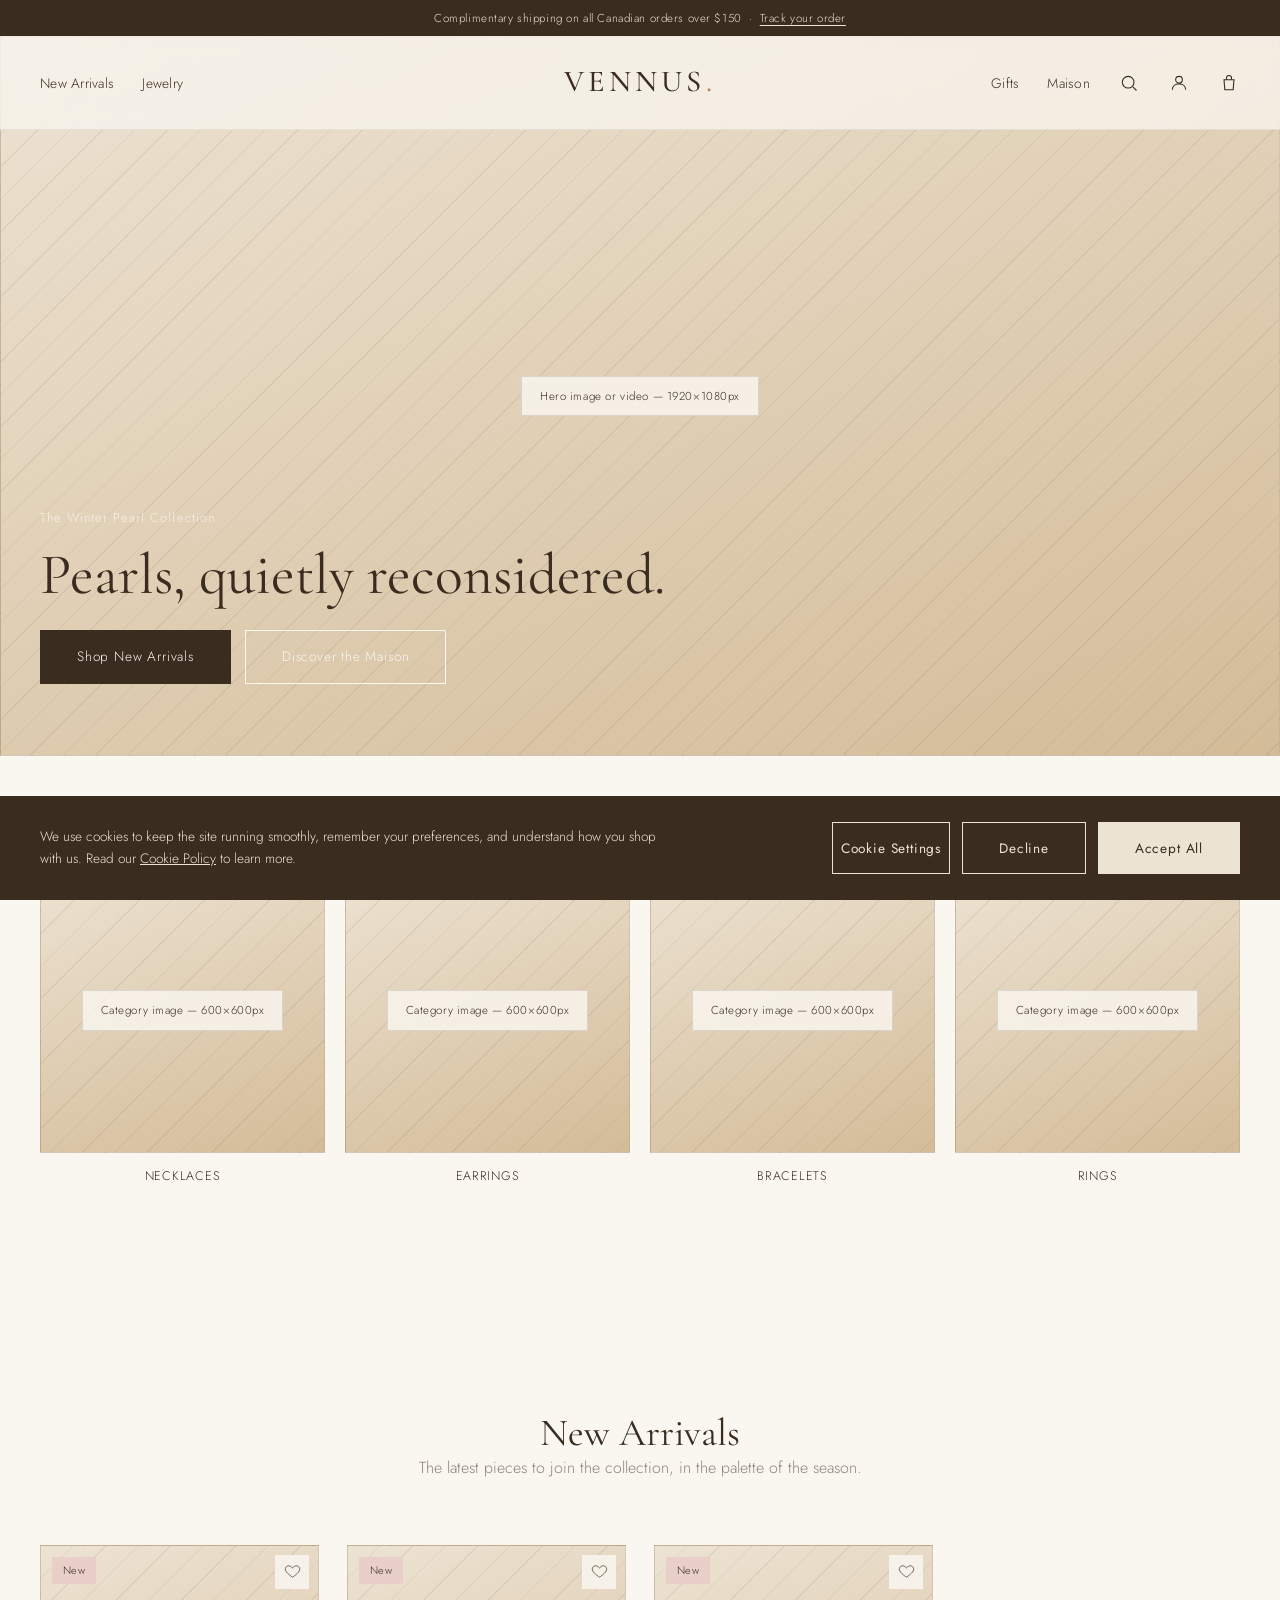
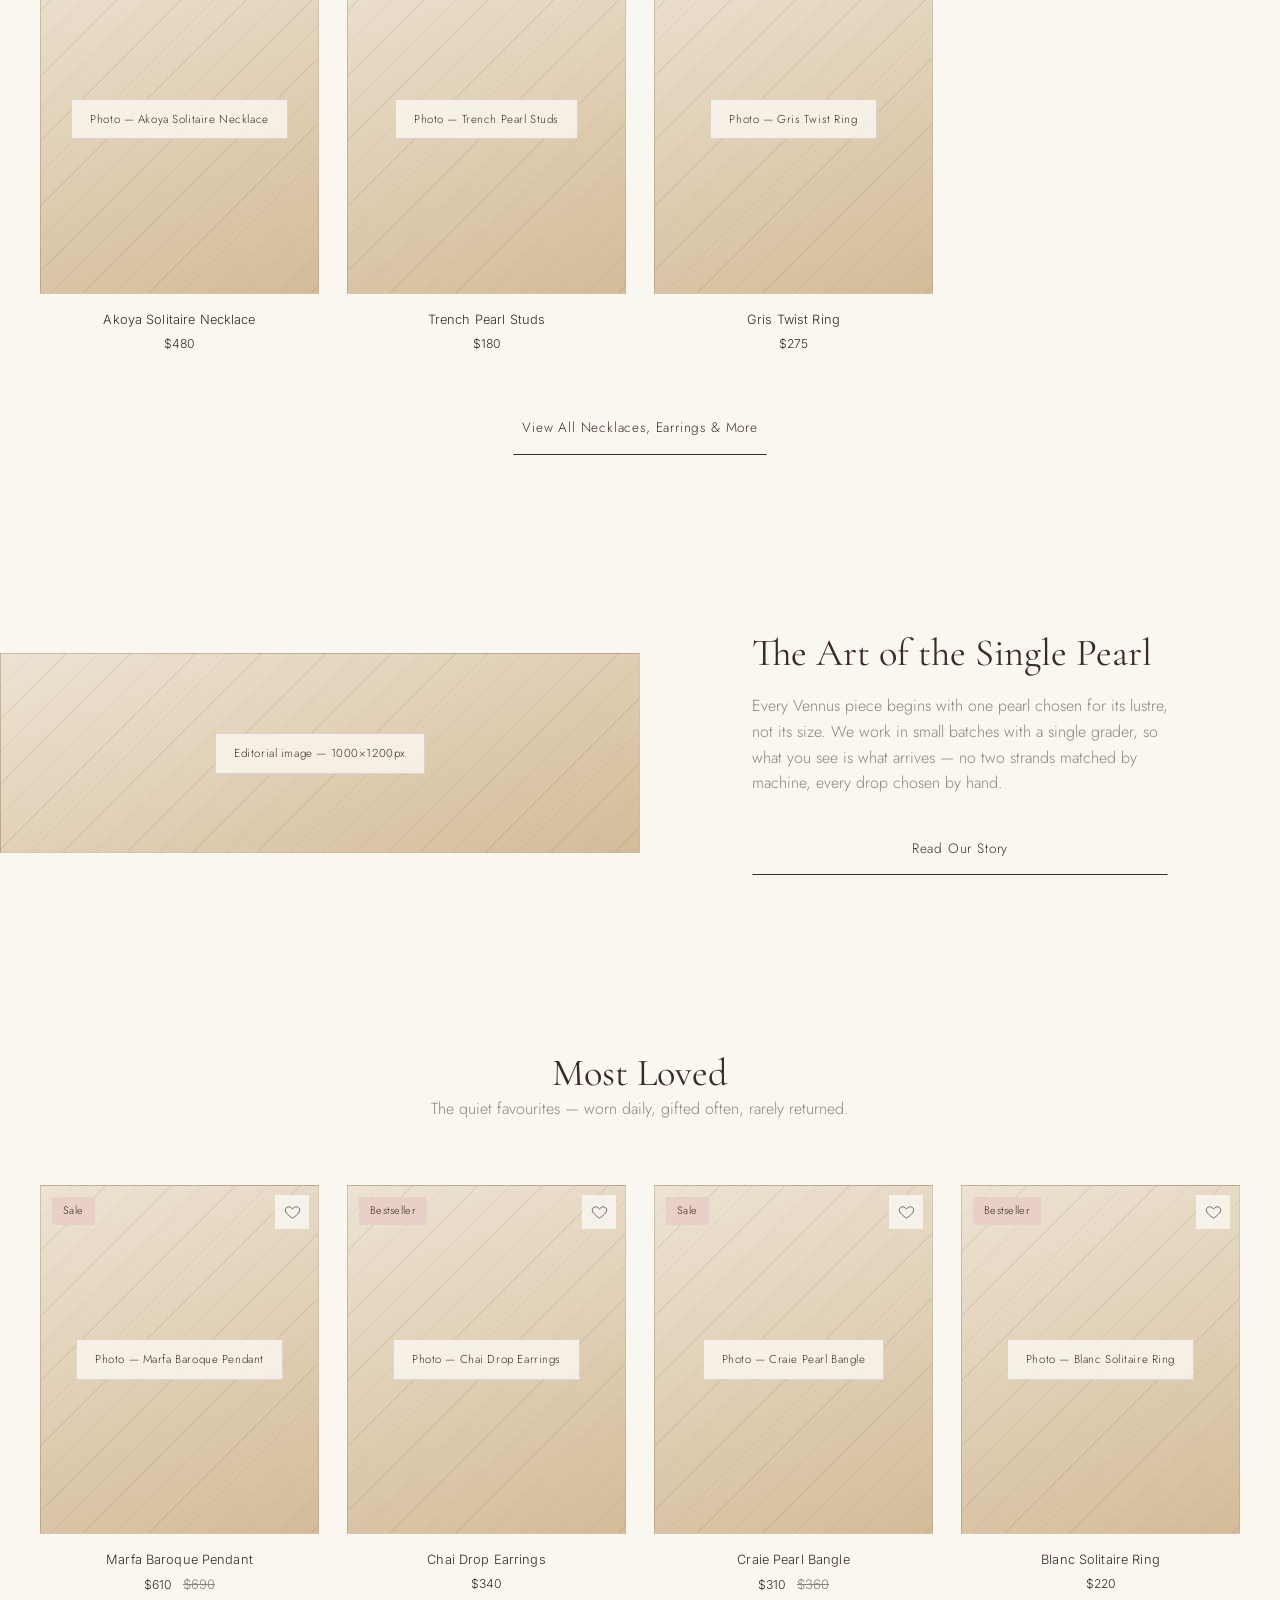
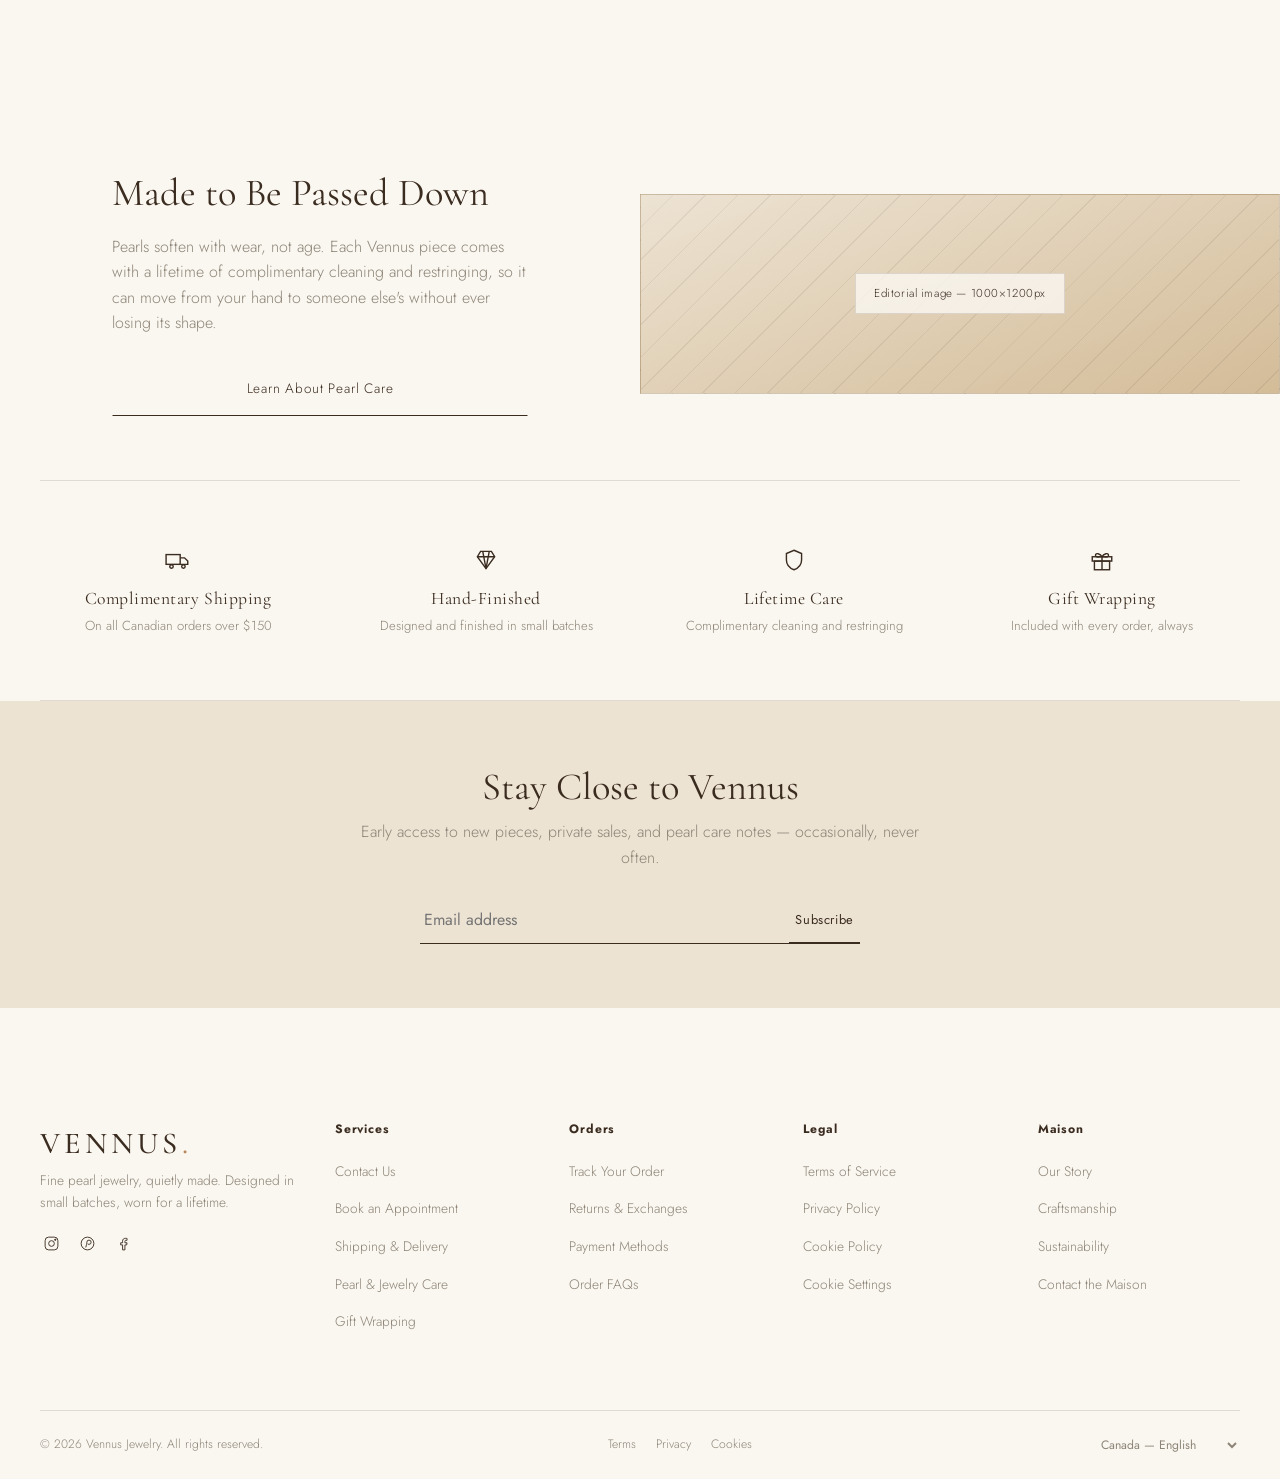
<file: index.html>
<!DOCTYPE html>
<html lang="en">
<head>
<meta charset="UTF-8">
<meta name="viewport" content="width=device-width, initial-scale=1.0">
<title>VENNUS Jewelry — Fine Pearl Jewelry</title>
<meta name="description" content="VENNUS Jewelry — quietly luxurious pearl necklaces, earrings, bracelets, and rings, designed in small batches.">
<link rel="stylesheet" href="css/style.css?v=22">
</head>
<body class="hero-page">

<a href="#main" class="skip-link">Skip to content</a>

<!-- ============ TOP UTILITY BAR ============ -->
<div class="topbar">
  Complimentary shipping on all Canadian orders over $150 &nbsp;&middot;&nbsp; <a href="info.html#orders-track">Track your order</a>
</div>

<!-- ============ HEADER / NAVIGATION ============
     To change nav labels or add a category, edit the <li> items
     below. Each "has-dropdown" item shows a mega-menu on hover. -->
<header class="site-header">
  <nav class="nav-wrap" aria-label="Primary">
    <div class="nav-side nav-left">
      <button type="button" class="hamburger" data-mobile-open aria-label="Open menu">
        <span></span><span></span><span></span>
      </button>
      <ul class="primary-nav">
        <li><a href="shop.html" class="nav-link">New Arrivals</a></li>

        <!-- ===== JEWELRY MEGA MENU =====
             Columns: Gold Jewelry / Silver Jewelry / Solid Pearl
             Jewelry / Collections / Gifts. To edit a column, change
             the <h5> heading and the <li> links beneath it. -->
        <li class="has-dropdown">
          <a href="shop.html" class="nav-link" aria-haspopup="true" aria-expanded="false">Jewelry</a>
          <div class="mega-menu">
            <div class="mega-inner">
              <a class="mega-feature" href="shop.html">
                <div class="placeholder-block" data-editable-image="mega_feature_jewelry" aria-hidden="true"><span class="placeholder-label">Feature image — 760×570px</span></div>
                <span class="mega-feature-label">Precious Moments</span>
              </a>
              <div class="mega-cols">
                <div class="mega-col">
                  <h5>Gold Jewelry</h5>
                  <ul>
                    <li><a href="shop.html?category=rings">Rings</a></li>
                    <li><a href="shop.html?category=rings">Wedding rings</a></li>
                    <li><a href="shop.html?category=bracelets">Bracelets</a></li>
                    <li><a href="shop.html?category=necklaces">Necklaces and pendants</a></li>
                    <li><a href="shop.html?category=earrings">Earrings</a></li>
                    <li><a href="shop.html">View all</a></li>
                  </ul>
                </div>
                <div class="mega-col">
                  <h5>Silver Jewelry</h5>
                  <ul>
                    <li><a href="shop.html?category=rings">Rings</a></li>
                    <li><a href="shop.html?category=bracelets">Bracelets</a></li>
                    <li><a href="shop.html?category=necklaces">Necklaces and pendants</a></li>
                    <li><a href="shop.html?category=earrings">Earrings</a></li>
                    <li><a href="shop.html">View all</a></li>
                  </ul>
                </div>
                <div class="mega-col">
                  <h5>Solid Pearl Jewelry</h5>
                  <ul>
                    <li><a href="shop.html?category=necklaces">Pearl strands</a></li>
                    <li><a href="shop.html?category=necklaces">Necklaces and pendants</a></li>
                    <li><a href="shop.html?category=earrings">Earrings</a></li>
                    <li><a href="shop.html?category=bracelets">Bracelets</a></li>
                    <li><a href="shop.html">View all</a></li>
                  </ul>
                </div>
                <div class="mega-col">
                  <h5>Collections</h5>
                  <ul>
                    <li><a href="shop.html">Akoya</a></li>
                    <li><a href="shop.html">White South Sea</a></li>
                    <li><a href="shop.html">Keshi</a></li>
                  </ul>
                </div>
                <div class="mega-col">
                  <h5>Gifts</h5>
                  <ul>
                    <li><a href="shop.html">Gifts for her</a></li>
                    <li><a href="shop.html">Bridal gifts</a></li>
                    <li><a href="shop.html">Under $300</a></li>
                    <li><a href="info.html#services-gifting">Gift wrapping</a></li>
                  </ul>
                </div>
              </div>
            </div>
          </div>
        </li>
      </ul>
    </div>

    <a href="index.html" class="logo">VENNUS<span>.</span></a>

    <div class="nav-side nav-right">
      <ul class="primary-nav">
        <li><a href="shop.html" class="nav-link">Gifts</a></li>

        <!-- ===== MAISON MEGA MENU ===== -->
        <li class="has-dropdown">
          <a href="maison.html" class="nav-link" aria-haspopup="true" aria-expanded="false">Maison</a>
          <div class="mega-menu">
            <div class="mega-inner">
              <a class="mega-feature" href="maison.html">
                <div class="placeholder-block" data-editable-image="mega_feature_maison" aria-hidden="true"><span class="placeholder-label">Feature image — 760×570px</span></div>
                <span class="mega-feature-label">Inside the Atelier</span>
              </a>
              <div class="mega-cols">
                <div class="mega-col">
                  <h5>The Maison of Vennus</h5>
                  <ul>
                    <li><a href="maison.html#story">Our story</a></li>
                    <li><a href="maison.html#craft">Craftsmanship</a></li>
                    <li><a href="maison.html#sustainability">Sustainability</a></li>
                    <li><a href="info.html#services-care">Pearl care</a></li>
                    <li><a href="info.html#services-contact">Contact the maison</a></li>
                  </ul>
                </div>
              </div>
            </div>
          </div>
        </li>
      </ul>

      <button type="button" class="icon-btn" data-search-open aria-label="Search">
        <svg viewBox="0 0 24 24"><circle cx="11" cy="11" r="7" fill="none"/><line x1="21" y1="21" x2="16.65" y2="16.65"/></svg>
      </button>
      <a href="login.html" class="icon-btn" aria-label="Account">
        <svg viewBox="0 0 24 24"><circle cx="12" cy="8" r="4" fill="none"/><path d="M4 20c0-4.4 3.6-7 8-7s8 2.6 8 7" fill="none"/></svg>
      </a>
      <button type="button" class="icon-btn" data-cart-open aria-label="Open bag">
        <svg viewBox="0 0 24 24"><path d="M6 8h12l-1 12H7L6 8z" fill="none"/><path d="M9 8V6a3 3 0 0 1 6 0v2" fill="none"/></svg>
        <span class="cart-count" style="display:none;">0</span>
      </button>
    </div>
  </nav>
</header>

<!-- ============ MOBILE MENU ============ -->
<div class="mobile-menu" id="mobileMenu">
  <button type="button" class="icon-btn mobile-close" data-mobile-close aria-label="Close menu">
    <svg viewBox="0 0 24 24"><line x1="4" y1="4" x2="20" y2="20"/><line x1="20" y1="4" x2="4" y2="20"/></svg>
  </button>
  <ul class="mobile-primary">
    <li><a href="shop.html">New Arrivals</a></li>
    <li>
      <button type="button" class="mobile-toggle" data-mobile-toggle="mMenuJewelry" aria-expanded="false">
        Jewelry <span class="chevron">+</span>
      </button>
      <ul class="mobile-submenu" id="mMenuJewelry">
        <li><a href="shop.html?category=rings">Rings</a></li>
        <li><a href="shop.html?category=bracelets">Bracelets</a></li>
        <li><a href="shop.html?category=necklaces">Necklaces &amp; Pendants</a></li>
        <li><a href="shop.html?category=earrings">Earrings</a></li>
        <li><a href="shop.html">Gold, Silver &amp; Solid Pearl</a></li>
        <li><a href="shop.html">View All Jewelry</a></li>
      </ul>
    </li>
    <li><a href="shop.html">Gifts</a></li>
    <li>
      <button type="button" class="mobile-toggle" data-mobile-toggle="mMenuMaison" aria-expanded="false">
        Maison <span class="chevron">+</span>
      </button>
      <ul class="mobile-submenu" id="mMenuMaison">
        <li><a href="maison.html#story">Our Story</a></li>
        <li><a href="maison.html#craft">Craftsmanship</a></li>
        <li><a href="maison.html#sustainability">Sustainability</a></li>
        <li><a href="maison.html">The Maison of Vennus</a></li>
      </ul>
    </li>
  </ul>
  <ul class="mobile-utility">
    <li><a href="login.html">Account</a></li>
    <li><a href="info.html#services-contact">Services</a></li>
    <li><a href="info.html#orders-track">Track Your Order</a></li>
    <li><a href="info.html#legal-terms">Legal</a></li>
  </ul>
</div>

<!-- ============ SEARCH OVERLAY ============ -->
<div class="search-overlay" id="searchOverlay">
  <button type="button" class="icon-btn search-close" data-search-close aria-label="Close search">
    <svg viewBox="0 0 24 24"><line x1="4" y1="4" x2="20" y2="20"/><line x1="20" y1="4" x2="4" y2="20"/></svg>
  </button>
  <div class="search-box">
    <form id="searchForm">
      <label for="searchInput" class="visually-hidden">Search</label>
      <input type="text" id="searchInput" placeholder="Search pearls, necklaces, gifts…" autocomplete="off">
      <button type="submit" class="icon-btn" aria-label="Submit search">
        <svg viewBox="0 0 24 24"><circle cx="11" cy="11" r="7" fill="none"/><line x1="21" y1="21" x2="16.65" y2="16.65"/></svg>
      </button>
    </form>
  </div>
</div>

<!-- ============ CART DRAWER ============ -->
<div class="drawer-backdrop" id="drawerBackdrop"></div>
<aside class="cart-drawer" id="cartDrawer" aria-label="Shopping bag">
  <div class="cart-drawer-header">
    <h3>Your Bag</h3>
    <button type="button" class="icon-btn" data-cart-close aria-label="Close bag">
      <svg viewBox="0 0 24 24"><line x1="4" y1="4" x2="20" y2="20"/><line x1="20" y1="4" x2="4" y2="20"/></svg>
    </button>
  </div>
  <div class="cart-items">
    <div class="cart-empty" id="cartEmpty">Your bag is currently empty.</div>
    <div id="cartItemsList"></div>
  </div>
  <div class="cart-drawer-footer">
    <div class="cart-subtotal"><span>Subtotal</span><span id="cartSubtotal">$0</span></div>
    <button type="button" class="btn btn-primary btn-block" id="checkoutBtn">Checkout</button>
    <p class="cart-note">Shipping, taxes, and any discounts calculated at checkout.</p>
  </div>
</aside>

<!-- ============ MAIN CONTENT ============ -->
<main id="main">

  <!-- HERO — controlled from Admin -> Settings -> Hero Images/Video.
       If nothing's set there yet, this placeholder shows instead. -->
  <section class="hero">
    <div class="placeholder-block" data-editable-image="hero_home" aria-hidden="true">
      <span class="placeholder-label">Hero image or video — 1920×1080px</span>
    </div>
    <div class="hero-content on-image">
      <p class="hero-eyebrow">The Winter Pearl Collection</p>
      <h1>Pearls, quietly reconsidered.</h1>
      <div class="hero-actions">
        <a href="shop.html" class="btn btn-primary">Shop New Arrivals</a>
        <a href="maison.html" class="btn btn-secondary">Discover the Maison</a>
      </div>
    </div>
  </section>

  <!-- SHOP BY CATEGORY (Hermès-style tile grid) -->
  <section class="section category-grid-section">
    <div class="container">
      <div class="category-grid">
        <a href="shop.html?category=necklaces" class="category-tile">
          <div class="placeholder-block" data-editable-image="category_necklaces" aria-hidden="true"><span class="placeholder-label">Category image — 600×600px</span></div>
          <span class="category-tile-label">Necklaces</span>
        </a>
        <a href="shop.html?category=earrings" class="category-tile">
          <div class="placeholder-block" data-editable-image="category_earrings" aria-hidden="true"><span class="placeholder-label">Category image — 600×600px</span></div>
          <span class="category-tile-label">Earrings</span>
        </a>
        <a href="shop.html?category=bracelets" class="category-tile">
          <div class="placeholder-block" data-editable-image="category_bracelets" aria-hidden="true"><span class="placeholder-label">Category image — 600×600px</span></div>
          <span class="category-tile-label">Bracelets</span>
        </a>
        <a href="shop.html?category=rings" class="category-tile">
          <div class="placeholder-block" data-editable-image="category_rings" aria-hidden="true"><span class="placeholder-label">Category image — 600×600px</span></div>
          <span class="category-tile-label">Rings</span>
        </a>
      </div>
    </div>
  </section>

  <!-- NEW ARRIVALS -->
  <section class="section">
    <div class="container">
      <div class="section-header">
        <h2>New Arrivals</h2>
        <p>The latest pieces to join the collection, in the palette of the season.</p>
      </div>
      <!-- Auto-filled from products.js (items with tag: "new") -->
      <div class="product-grid" id="newArrivalsGrid"></div>
      <div class="center" style="margin-top:48px;">
        <a href="shop.html" class="btn btn-ghost">View All Necklaces, Earrings & More</a>
      </div>
    </div>
  </section>

  <!-- EDITORIAL SPLIT 1 -->
  <div class="editorial-split">
    <!-- IMAGE PLACEHOLDER: replace with a portrait editorial photo -->
    <div class="placeholder-block" data-editable-image="home_editorial_1" aria-hidden="true"><span class="placeholder-label">Editorial image — 1000×1200px</span></div>
    <div class="editorial-copy">
      <h2>The Art of the Single Pearl</h2>
      <p>Every Vennus piece begins with one pearl chosen for its lustre, not its size. We work in small batches with a single grader, so what you see is what arrives — no two strands matched by machine, every drop chosen by hand.</p>
      <a href="maison.html" class="btn btn-ghost">Read Our Story</a>
    </div>
  </div>

  <!-- BESTSELLERS -->
  <section class="section">
    <div class="container">
      <div class="section-header">
        <h2>Most Loved</h2>
        <p>The quiet favourites — worn daily, gifted often, rarely returned.</p>
      </div>
      <!-- Auto-filled from products.js (items with tag: "bestseller" or "sale") -->
      <div class="product-grid" id="bestsellersGrid"></div>
    </div>
  </section>

  <!-- EDITORIAL SPLIT 2 (reversed) -->
  <div class="editorial-split">
    <div class="editorial-copy">
      <h2>Made to Be Passed Down</h2>
      <p>Pearls soften with wear, not age. Each Vennus piece comes with a lifetime of complimentary cleaning and restringing, so it can move from your hand to someone else's without ever losing its shape.</p>
      <a href="info.html#services-care" class="btn btn-ghost">Learn About Pearl Care</a>
    </div>
    <!-- IMAGE PLACEHOLDER: replace with a close-up product/lifestyle photo -->
    <div class="placeholder-block" data-editable-image="home_editorial_2" aria-hidden="true"><span class="placeholder-label">Editorial image — 1000×1200px</span></div>
  </div>

  <!-- VALUE STRIP -->
  <div class="container">
    <div class="value-strip">
      <div>
        <span class="icon-btn"><svg viewBox="0 0 24 24"><rect x="1" y="7" width="13" height="9" fill="none"/><path d="M14 10h4l3 3v3h-7" fill="none"/><circle cx="6" cy="18" r="1.6" fill="none"/><circle cx="17" cy="18" r="1.6" fill="none"/></svg></span>
        <h4>Complimentary Shipping</h4>
        <p>On all Canadian orders over $150</p>
      </div>
      <div>
        <span class="icon-btn"><svg viewBox="0 0 24 24"><path d="M4 9l3-5h10l3 5-8 11-8-11z" fill="none"/><path d="M4 9h16M9 4l3 16 3-16" fill="none"/></svg></span>
        <h4>Hand-Finished</h4>
        <p>Designed and finished in small batches</p>
      </div>
      <div>
        <span class="icon-btn"><svg viewBox="0 0 24 24"><path d="M12 3l7 3v6c0 4.5-3 7.5-7 9-4-1.5-7-4.5-7-9V6l7-3z" fill="none"/></svg></span>
        <h4>Lifetime Care</h4>
        <p>Complimentary cleaning and restringing</p>
      </div>
      <div>
        <span class="icon-btn"><svg viewBox="0 0 24 24"><rect x="3" y="9" width="18" height="4" fill="none"/><rect x="5" y="13" width="14" height="8" fill="none"/><path d="M12 9v12M12 9c-1.5-3-6-4-6-1.5S9 9 12 9zm0 0c1.5-3 6-4 6-1.5S15 9 12 9z" fill="none"/></svg></span>
        <h4>Gift Wrapping</h4>
        <p>Included with every order, always</p>
      </div>
    </div>
  </div>

</main>

<!-- ============ FOOTER ============ -->
<footer class="site-footer">
  <div class="newsletter-band">
    <div class="container">
      <h2>Stay Close to Vennus</h2>
      <p>Early access to new pieces, private sales, and pearl care notes — occasionally, never often.</p>
      <form id="newsletterForm" class="newsletter-form">
        <label for="newsletterEmail" class="visually-hidden">Email address</label>
        <input type="email" id="newsletterEmail" placeholder="Email address" required>
        <button type="submit">Subscribe</button>
      </form>
      <p class="form-success" id="newsletterSuccess" style="display:none; max-width:440px; margin:16px auto 0;">Thank you — you're on the list.</p>
    </div>
  </div>

  <div class="container">
    <div class="footer-columns">
      <div class="footer-brand">
        <a href="index.html" class="logo">VENNUS<span>.</span></a>
        <p>Fine pearl jewelry, quietly made. Designed in small batches, worn for a lifetime.</p>
        <div class="footer-social">
          <a href="#" class="icon-btn" aria-label="Instagram"><svg viewBox="0 0 24 24"><rect x="3" y="3" width="18" height="18" rx="5" fill="none"/><circle cx="12" cy="12" r="4" fill="none"/><circle cx="17.3" cy="6.7" r="0.9" fill="currentColor"/></svg></a>
          <a href="#" class="icon-btn" aria-label="Pinterest"><svg viewBox="0 0 24 24"><circle cx="12" cy="12" r="9" fill="none"/><path d="M9.5 17.5c1-3 1.6-5.8 1.6-7.3a3 3 0 1 1 3 3c-1 0-1.9-.5-1.9-.5" fill="none"/></svg></a>
          <a href="#" class="icon-btn" aria-label="Facebook"><svg viewBox="0 0 24 24"><path d="M14 21v-7h2.5l.5-3H14V9c0-.9.3-1.5 1.6-1.5H17V4.8C16.7 4.8 15.7 4.7 14.6 4.7c-2.3 0-3.9 1.4-3.9 4v2.3H8v3h2.7v7H14z" fill="none"/></svg></a>
        </div>
      </div>

      <div class="footer-col">
        <h5>Services</h5>
        <ul>
          <li><a href="info.html#services-contact">Contact Us</a></li>
          <li><a href="info.html#services-appointment">Book an Appointment</a></li>
          <li><a href="info.html#services-shipping">Shipping &amp; Delivery</a></li>
          <li><a href="info.html#services-care">Pearl &amp; Jewelry Care</a></li>
          <li><a href="info.html#services-gifting">Gift Wrapping</a></li>
        </ul>
      </div>

      <div class="footer-col">
        <h5>Orders</h5>
        <ul>
          <li><a href="info.html#orders-track">Track Your Order</a></li>
          <li><a href="info.html#orders-returns">Returns &amp; Exchanges</a></li>
          <li><a href="info.html#orders-payment">Payment Methods</a></li>
          <li><a href="info.html#orders-faq">Order FAQs</a></li>
        </ul>
      </div>

      <div class="footer-col">
        <h5>Legal</h5>
        <ul>
          <li><a href="info.html#legal-terms">Terms of Service</a></li>
          <li><a href="info.html#legal-privacy">Privacy Policy</a></li>
          <li><a href="info.html#legal-cookies">Cookie Policy</a></li>
          <li><a href="#" data-cookie-settings>Cookie Settings</a></li>
        </ul>
      </div>

      <div class="footer-col">
        <h5>Maison</h5>
        <ul>
          <li><a href="maison.html#story">Our Story</a></li>
          <li><a href="maison.html#craft">Craftsmanship</a></li>
          <li><a href="maison.html#sustainability">Sustainability</a></li>
          <li><a href="info.html#services-contact">Contact the Maison</a></li>
        </ul>
      </div>
    </div>

    <div class="footer-bottom">
      <p>&copy; <span id="copyrightYear">2026</span> Vennus Jewelry. All rights reserved.</p>
      <div class="footer-bottom-links">
        <a href="info.html#legal-terms">Terms</a>
        <a href="info.html#legal-privacy">Privacy</a>
        <a href="info.html#legal-cookies">Cookies</a>
      </div>
      <div class="footer-region">
        <label for="regionSelect" class="visually-hidden">Region</label>
        <select id="regionSelect">
          <option>Canada — English</option>
          <option>Canada — Français</option>
          <option>United States — English</option>
        </select>
      </div>
    </div>
  </div>
</footer>

<!-- ============ COOKIE CONSENT BANNER ============ -->
<div class="cookie-banner" id="cookieBanner" role="dialog" aria-label="Cookie preferences">
  <div class="cookie-inner">
    <p class="cookie-text">We use cookies to keep the site running smoothly, remember your preferences, and understand how you shop with us. Read our <a href="info.html#legal-cookies">Cookie Policy</a> to learn more.</p>
    <div class="cookie-actions">
      <button type="button" class="btn btn-ghost" data-cookie-settings>Cookie Settings</button>
      <button type="button" class="btn btn-secondary" id="cookieDecline">Decline</button>
      <button type="button" class="btn btn-primary" id="cookieAccept">Accept All</button>
    </div>
  </div>
</div>

<div class="modal-backdrop" id="cookieModalBackdrop">
  <div class="modal" role="dialog" aria-modal="true" aria-label="Cookie settings">
    <button type="button" class="icon-btn modal-close" data-modal-close aria-label="Close">
      <svg viewBox="0 0 24 24"><line x1="4" y1="4" x2="20" y2="20"/><line x1="20" y1="4" x2="4" y2="20"/></svg>
    </button>
    <h3>Cookie Preferences</h3>
    <p>Choose which cookies you're comfortable with. You can update this anytime from the "Cookie Settings" link in our footer.</p>

    <div class="cookie-option">
      <div><h4>Strictly Necessary</h4><p>Required for the site, bag, and checkout to function. Always on.</p></div>
      <label class="switch"><input type="checkbox" checked disabled><span class="switch-track"></span></label>
    </div>
    <div class="cookie-option">
      <div><h4>Performance &amp; Analytics</h4><p>Helps us understand how the site is used so we can improve it.</p></div>
      <label class="switch"><input type="checkbox" id="toggleAnalytics" checked><span class="switch-track"></span></label>
    </div>
    <div class="cookie-option">
      <div><h4>Functional</h4><p>Remembers preferences like your region and wishlist.</p></div>
      <label class="switch"><input type="checkbox" id="toggleFunctional" checked><span class="switch-track"></span></label>
    </div>
    <div class="cookie-option">
      <div><h4>Marketing</h4><p>Used to personalize offers and measure campaign performance.</p></div>
      <label class="switch"><input type="checkbox" id="toggleMarketing"><span class="switch-track"></span></label>
    </div>

    <div class="modal-actions">
      <button type="button" class="btn btn-secondary" data-modal-close>Cancel</button>
      <button type="button" class="btn btn-primary" id="cookieSavePrefs">Save Preferences</button>
    </div>
  </div>
</div>

<script src="js/products.js?v=6"></script>
<script src="js/vennus-api.js?v=11"></script>
<script src="js/vennus-admin-bar.js?v=15"></script>
<!-- Customer service chat is built (js/vennus-chat.js) but its backend isn't connected yet, so it's disabled here for now.
<script src="js/vennus-chat.js?v=1"></script>
-->
<script src="js/cart.js?v=5"></script>
<script src="js/render.js?v=8"></script>
<script src="js/main.js?v=8"></script>
</body>
</html>
</file>
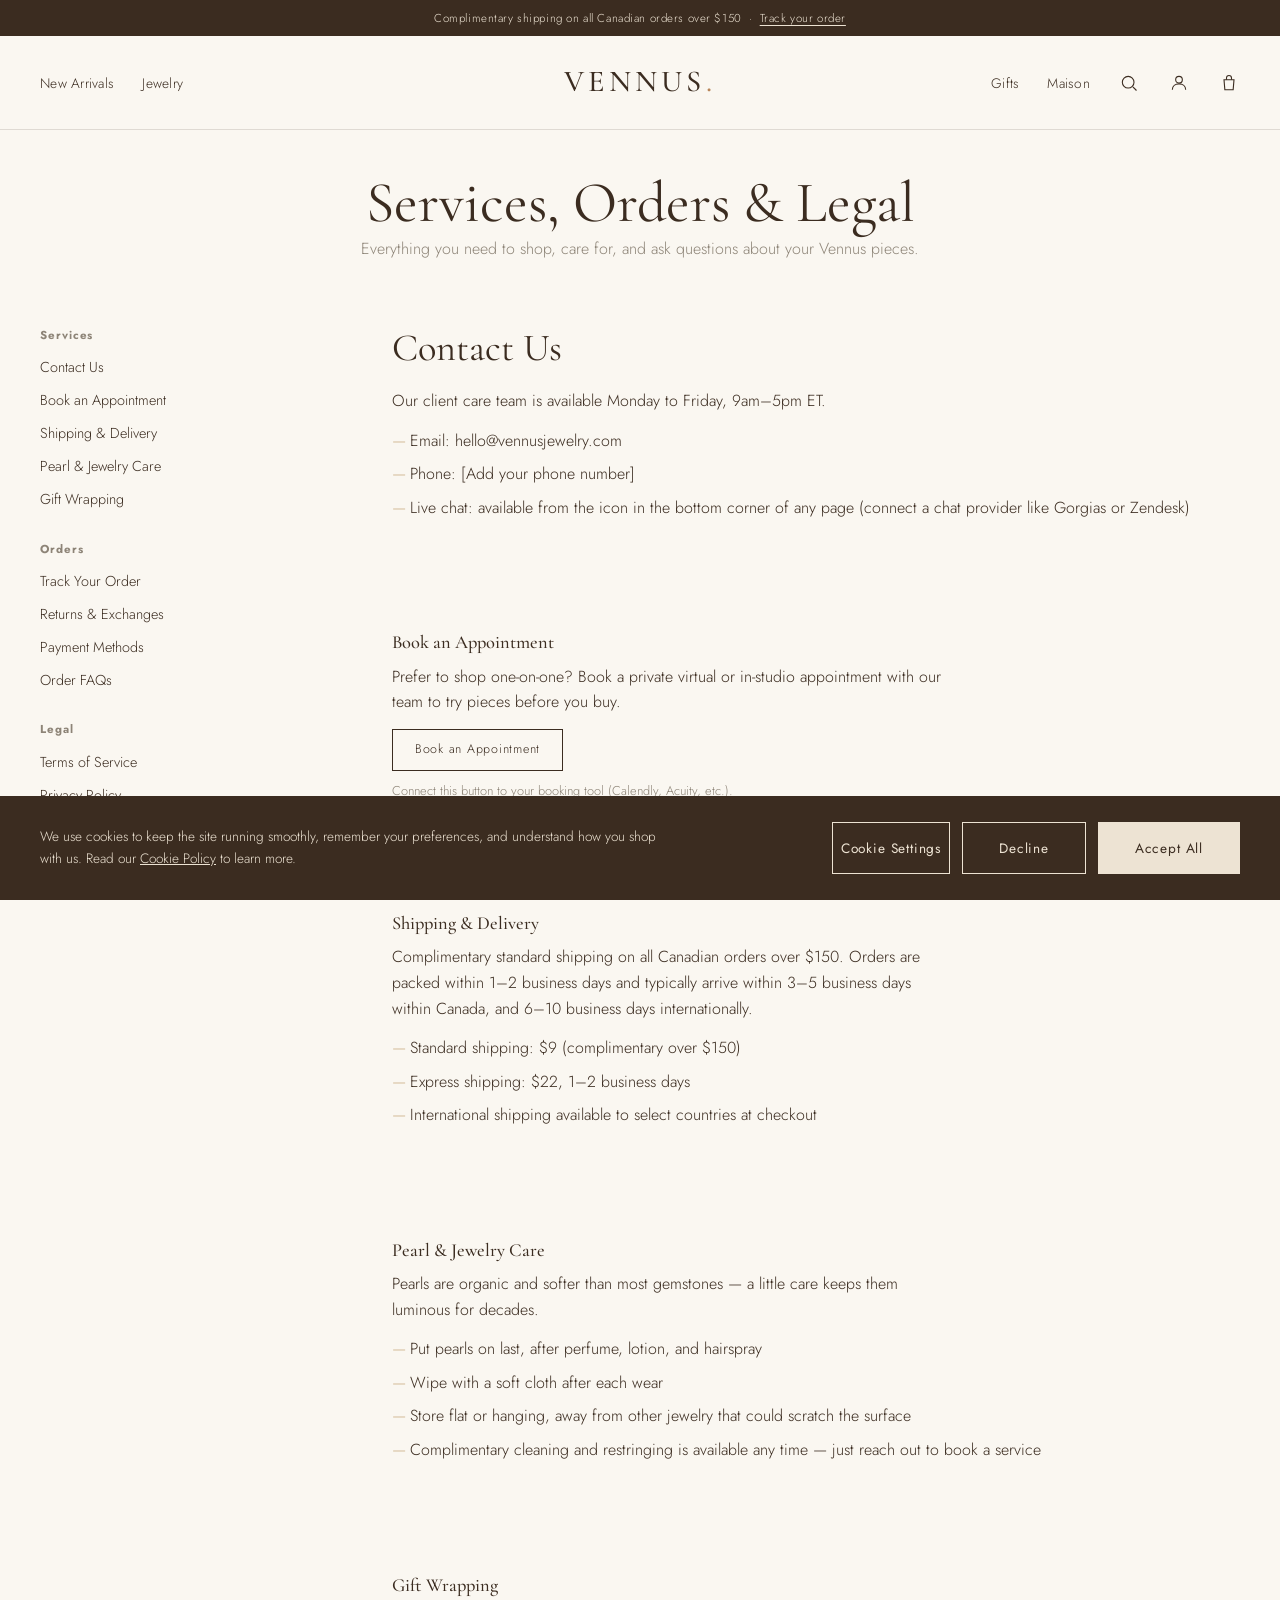
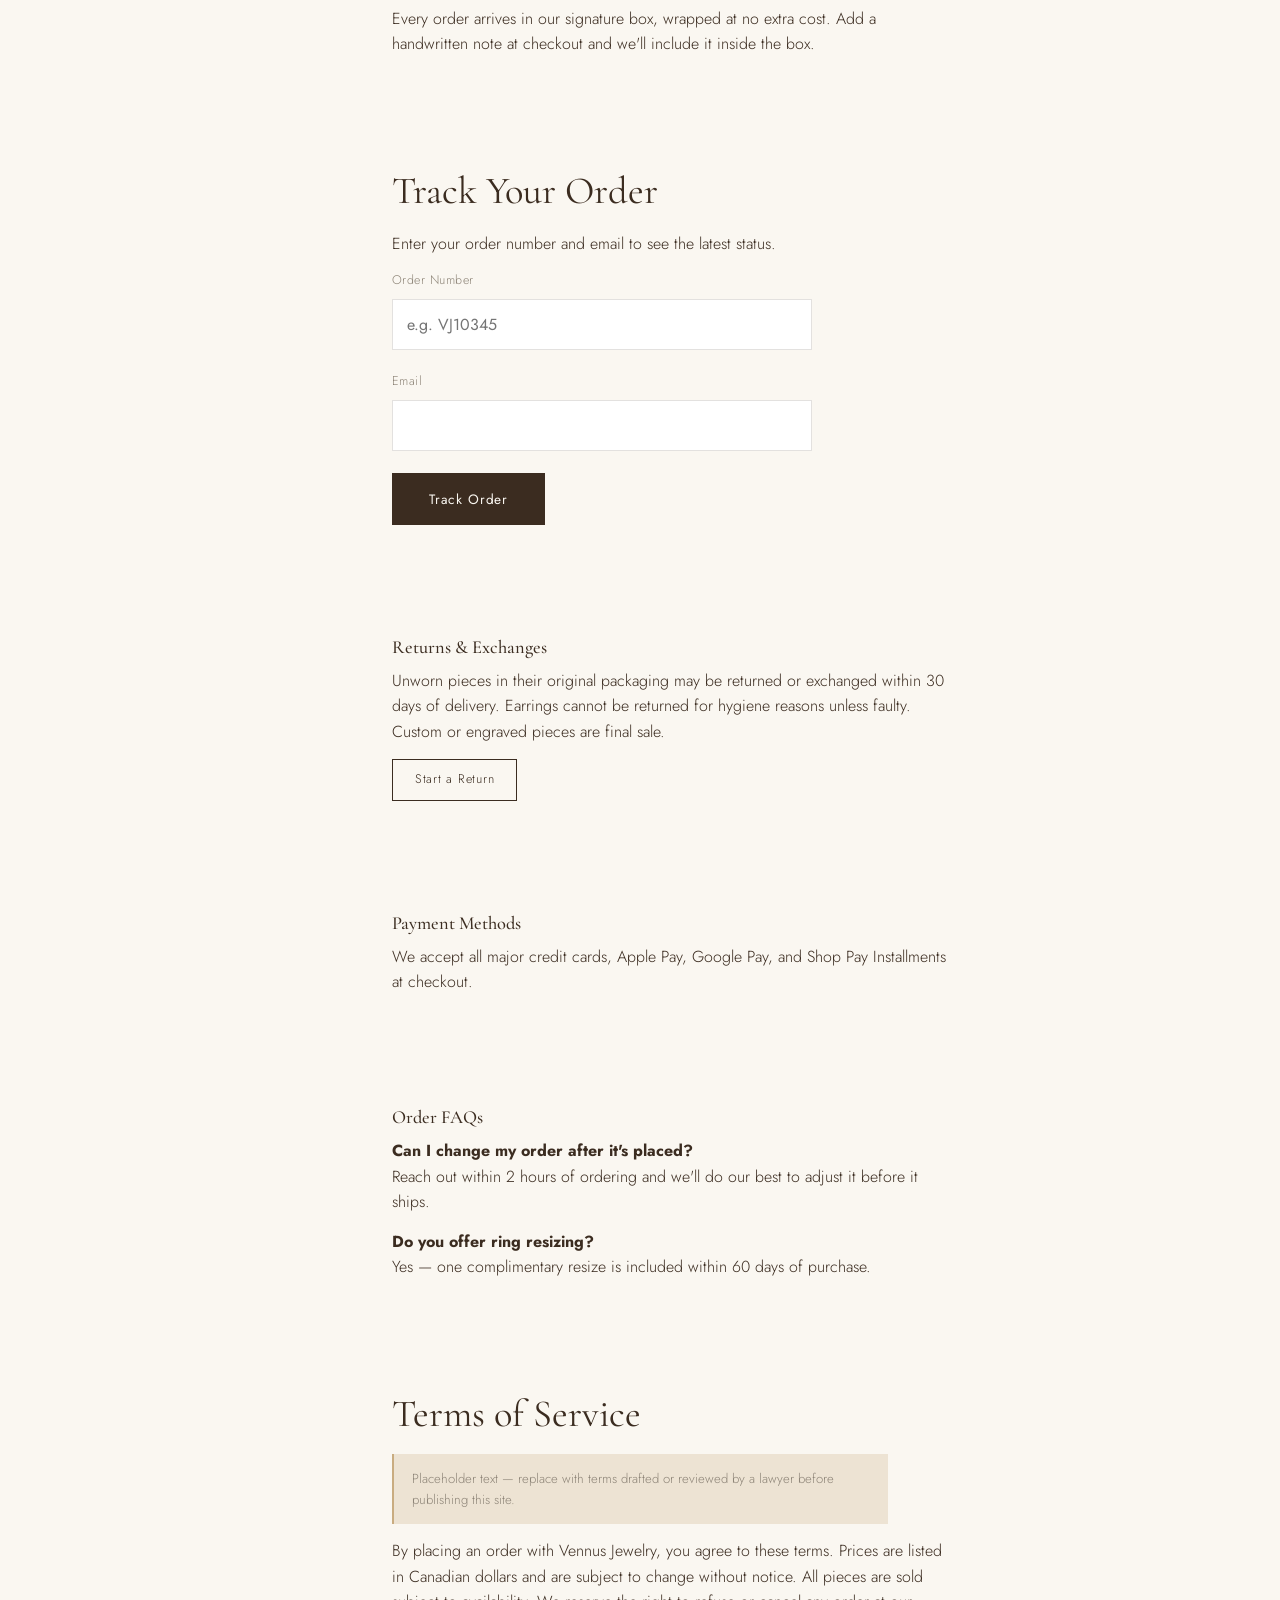
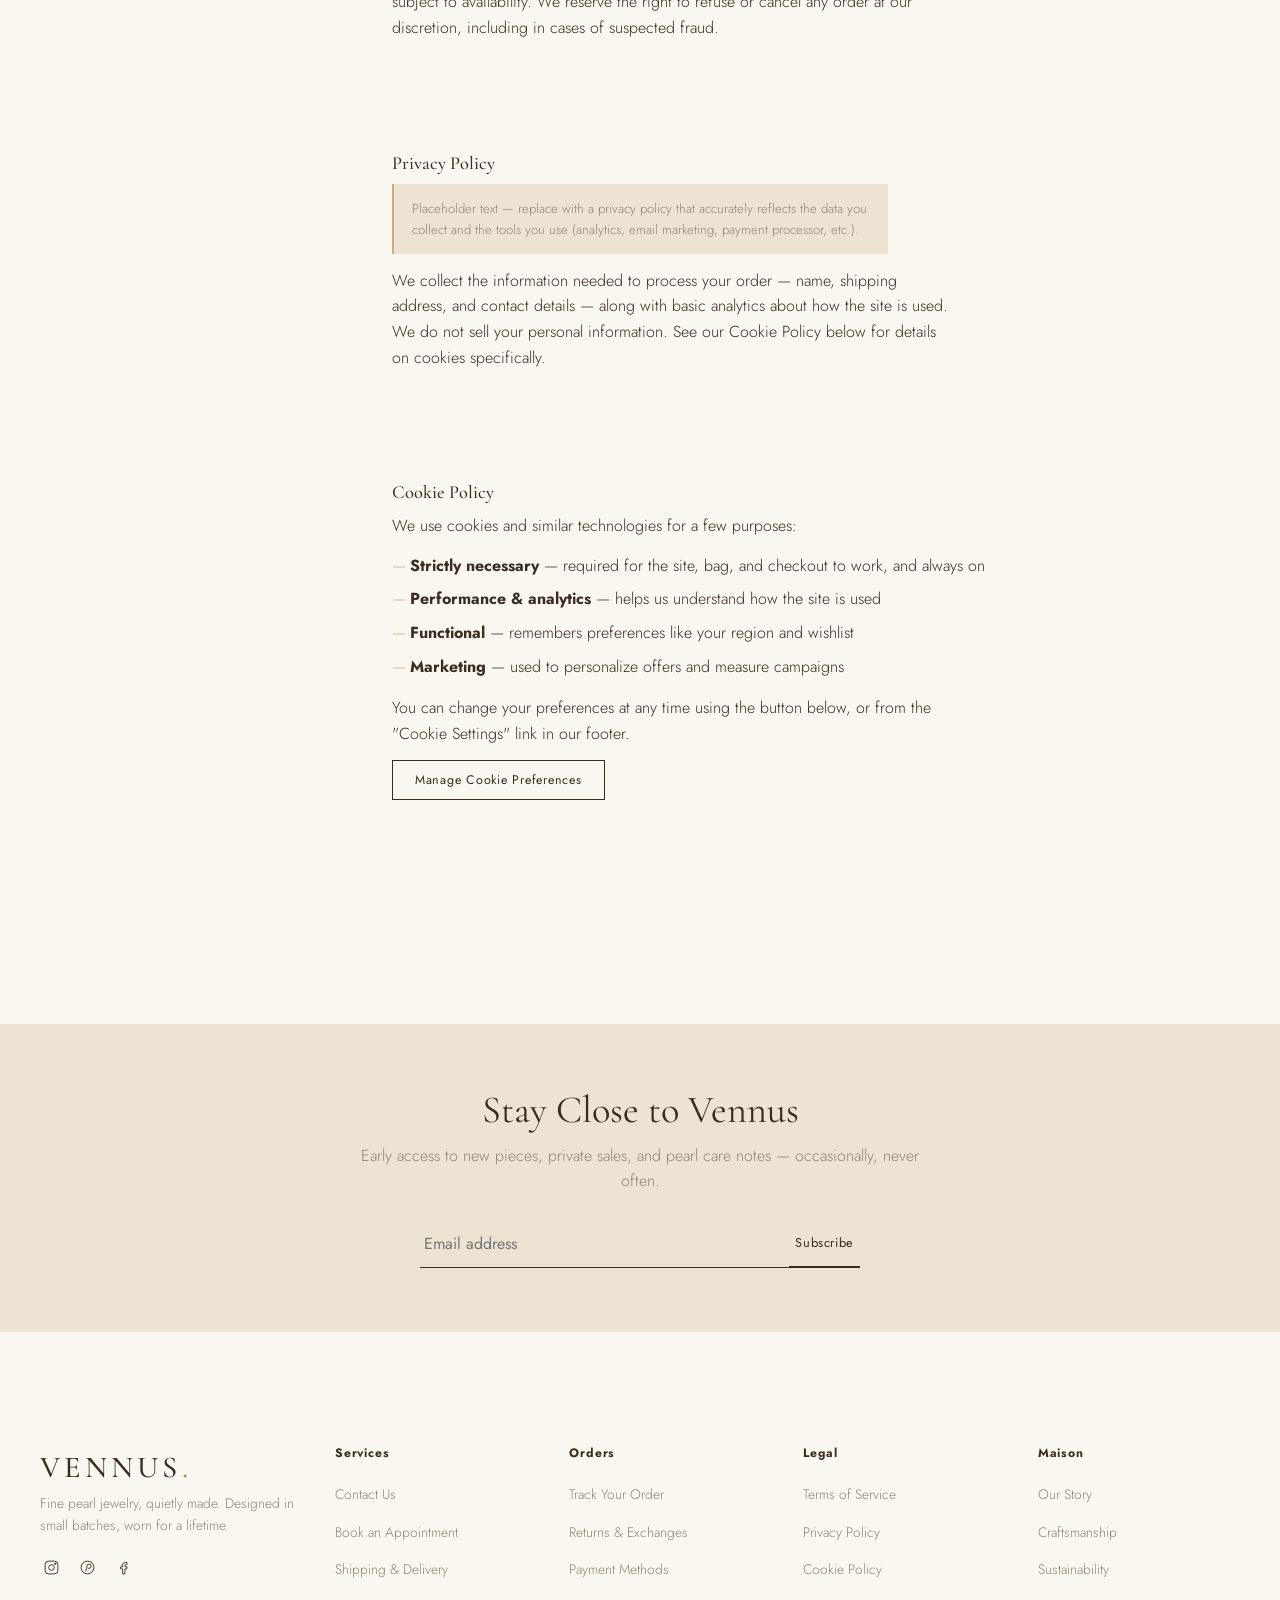
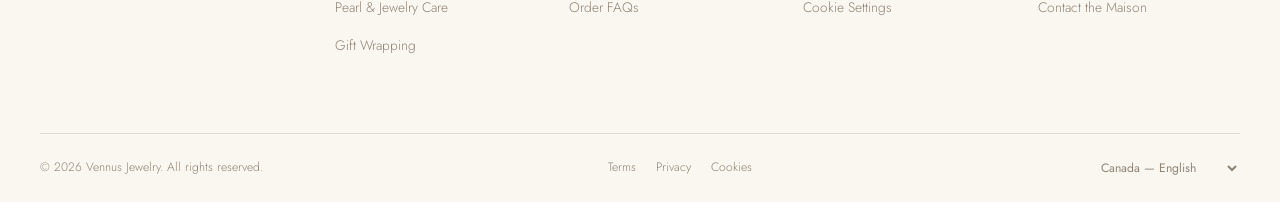
<file: info.html>
<!DOCTYPE html>
<html lang="en">
<head>
<meta charset="UTF-8">
<meta name="viewport" content="width=device-width, initial-scale=1.0">
<title>Services, Orders &amp; Legal — VENNUS</title>
<meta name="description" content="Customer services, order support, and legal information for VENNUS Jewelry.">
<link rel="stylesheet" href="css/style.css?v=22">
</head>
<body>

<a href="#main" class="skip-link">Skip to content</a>

<!-- ============ TOP UTILITY BAR ============ -->
<div class="topbar">
  Complimentary shipping on all Canadian orders over $150 &nbsp;&middot;&nbsp; <a href="info.html#orders-track">Track your order</a>
</div>

<!-- ============ HEADER / NAVIGATION ============
     To change nav labels or add a category, edit the <li> items
     below. Each "has-dropdown" item shows a mega-menu on hover. -->
<header class="site-header">
  <nav class="nav-wrap" aria-label="Primary">
    <div class="nav-side nav-left">
      <button type="button" class="hamburger" data-mobile-open aria-label="Open menu">
        <span></span><span></span><span></span>
      </button>
      <ul class="primary-nav">
        <li><a href="shop.html" class="nav-link">New Arrivals</a></li>

        <!-- ===== JEWELRY MEGA MENU =====
             Columns: Gold Jewelry / Silver Jewelry / Solid Pearl
             Jewelry / Collections / Gifts. To edit a column, change
             the <h5> heading and the <li> links beneath it. -->
        <li class="has-dropdown">
          <a href="shop.html" class="nav-link" aria-haspopup="true" aria-expanded="false">Jewelry</a>
          <div class="mega-menu">
            <div class="mega-inner">
              <a class="mega-feature" href="shop.html">
                <div class="placeholder-block" data-editable-image="mega_feature_jewelry" aria-hidden="true"><span class="placeholder-label">Feature image — 760×570px</span></div>
                <span class="mega-feature-label">Precious Moments</span>
              </a>
              <div class="mega-cols">
                <div class="mega-col">
                  <h5>Gold Jewelry</h5>
                  <ul>
                    <li><a href="shop.html?category=rings">Rings</a></li>
                    <li><a href="shop.html?category=rings">Wedding rings</a></li>
                    <li><a href="shop.html?category=bracelets">Bracelets</a></li>
                    <li><a href="shop.html?category=necklaces">Necklaces and pendants</a></li>
                    <li><a href="shop.html?category=earrings">Earrings</a></li>
                    <li><a href="shop.html">View all</a></li>
                  </ul>
                </div>
                <div class="mega-col">
                  <h5>Silver Jewelry</h5>
                  <ul>
                    <li><a href="shop.html?category=rings">Rings</a></li>
                    <li><a href="shop.html?category=bracelets">Bracelets</a></li>
                    <li><a href="shop.html?category=necklaces">Necklaces and pendants</a></li>
                    <li><a href="shop.html?category=earrings">Earrings</a></li>
                    <li><a href="shop.html">View all</a></li>
                  </ul>
                </div>
                <div class="mega-col">
                  <h5>Solid Pearl Jewelry</h5>
                  <ul>
                    <li><a href="shop.html?category=necklaces">Pearl strands</a></li>
                    <li><a href="shop.html?category=necklaces">Necklaces and pendants</a></li>
                    <li><a href="shop.html?category=earrings">Earrings</a></li>
                    <li><a href="shop.html?category=bracelets">Bracelets</a></li>
                    <li><a href="shop.html">View all</a></li>
                  </ul>
                </div>
                <div class="mega-col">
                  <h5>Collections</h5>
                  <ul>
                    <li><a href="shop.html">Akoya</a></li>
                    <li><a href="shop.html">White South Sea</a></li>
                    <li><a href="shop.html">Keshi</a></li>
                  </ul>
                </div>
                <div class="mega-col">
                  <h5>Gifts</h5>
                  <ul>
                    <li><a href="shop.html">Gifts for her</a></li>
                    <li><a href="shop.html">Bridal gifts</a></li>
                    <li><a href="shop.html">Under $300</a></li>
                    <li><a href="info.html#services-gifting">Gift wrapping</a></li>
                  </ul>
                </div>
              </div>
            </div>
          </div>
        </li>
      </ul>
    </div>

    <a href="index.html" class="logo">VENNUS<span>.</span></a>

    <div class="nav-side nav-right">
      <ul class="primary-nav">
        <li><a href="shop.html" class="nav-link">Gifts</a></li>

        <!-- ===== MAISON MEGA MENU ===== -->
        <li class="has-dropdown">
          <a href="maison.html" class="nav-link" aria-haspopup="true" aria-expanded="false">Maison</a>
          <div class="mega-menu">
            <div class="mega-inner">
              <a class="mega-feature" href="maison.html">
                <div class="placeholder-block" data-editable-image="mega_feature_maison" aria-hidden="true"><span class="placeholder-label">Feature image — 760×570px</span></div>
                <span class="mega-feature-label">Inside the Atelier</span>
              </a>
              <div class="mega-cols">
                <div class="mega-col">
                  <h5>The Maison of Vennus</h5>
                  <ul>
                    <li><a href="maison.html#story">Our story</a></li>
                    <li><a href="maison.html#craft">Craftsmanship</a></li>
                    <li><a href="maison.html#sustainability">Sustainability</a></li>
                    <li><a href="info.html#services-care">Pearl care</a></li>
                    <li><a href="info.html#services-contact">Contact the maison</a></li>
                  </ul>
                </div>
              </div>
            </div>
          </div>
        </li>
      </ul>

      <button type="button" class="icon-btn" data-search-open aria-label="Search">
        <svg viewBox="0 0 24 24"><circle cx="11" cy="11" r="7" fill="none"/><line x1="21" y1="21" x2="16.65" y2="16.65"/></svg>
      </button>
      <a href="login.html" class="icon-btn" aria-label="Account">
        <svg viewBox="0 0 24 24"><circle cx="12" cy="8" r="4" fill="none"/><path d="M4 20c0-4.4 3.6-7 8-7s8 2.6 8 7" fill="none"/></svg>
      </a>
      <button type="button" class="icon-btn" data-cart-open aria-label="Open bag">
        <svg viewBox="0 0 24 24"><path d="M6 8h12l-1 12H7L6 8z" fill="none"/><path d="M9 8V6a3 3 0 0 1 6 0v2" fill="none"/></svg>
        <span class="cart-count" style="display:none;">0</span>
      </button>
    </div>
  </nav>
</header>

<!-- ============ MOBILE MENU ============ -->
<div class="mobile-menu" id="mobileMenu">
  <button type="button" class="icon-btn mobile-close" data-mobile-close aria-label="Close menu">
    <svg viewBox="0 0 24 24"><line x1="4" y1="4" x2="20" y2="20"/><line x1="20" y1="4" x2="4" y2="20"/></svg>
  </button>
  <ul class="mobile-primary">
    <li><a href="shop.html">New Arrivals</a></li>
    <li>
      <button type="button" class="mobile-toggle" data-mobile-toggle="mMenuJewelry" aria-expanded="false">
        Jewelry <span class="chevron">+</span>
      </button>
      <ul class="mobile-submenu" id="mMenuJewelry">
        <li><a href="shop.html?category=rings">Rings</a></li>
        <li><a href="shop.html?category=bracelets">Bracelets</a></li>
        <li><a href="shop.html?category=necklaces">Necklaces &amp; Pendants</a></li>
        <li><a href="shop.html?category=earrings">Earrings</a></li>
        <li><a href="shop.html">Gold, Silver &amp; Solid Pearl</a></li>
        <li><a href="shop.html">View All Jewelry</a></li>
      </ul>
    </li>
    <li><a href="shop.html">Gifts</a></li>
    <li>
      <button type="button" class="mobile-toggle" data-mobile-toggle="mMenuMaison" aria-expanded="false">
        Maison <span class="chevron">+</span>
      </button>
      <ul class="mobile-submenu" id="mMenuMaison">
        <li><a href="maison.html#story">Our Story</a></li>
        <li><a href="maison.html#craft">Craftsmanship</a></li>
        <li><a href="maison.html#sustainability">Sustainability</a></li>
        <li><a href="maison.html">The Maison of Vennus</a></li>
      </ul>
    </li>
  </ul>
  <ul class="mobile-utility">
    <li><a href="login.html">Account</a></li>
    <li><a href="info.html#services-contact">Services</a></li>
    <li><a href="info.html#orders-track">Track Your Order</a></li>
    <li><a href="info.html#legal-terms">Legal</a></li>
  </ul>
</div>

<!-- ============ SEARCH OVERLAY ============ -->
<div class="search-overlay" id="searchOverlay">
  <button type="button" class="icon-btn search-close" data-search-close aria-label="Close search">
    <svg viewBox="0 0 24 24"><line x1="4" y1="4" x2="20" y2="20"/><line x1="20" y1="4" x2="4" y2="20"/></svg>
  </button>
  <div class="search-box">
    <form id="searchForm">
      <label for="searchInput" class="visually-hidden">Search</label>
      <input type="text" id="searchInput" placeholder="Search pearls, necklaces, gifts…" autocomplete="off">
      <button type="submit" class="icon-btn" aria-label="Submit search">
        <svg viewBox="0 0 24 24"><circle cx="11" cy="11" r="7" fill="none"/><line x1="21" y1="21" x2="16.65" y2="16.65"/></svg>
      </button>
    </form>
  </div>
</div>

<!-- ============ CART DRAWER ============ -->
<div class="drawer-backdrop" id="drawerBackdrop"></div>
<aside class="cart-drawer" id="cartDrawer" aria-label="Shopping bag">
  <div class="cart-drawer-header">
    <h3>Your Bag</h3>
    <button type="button" class="icon-btn" data-cart-close aria-label="Close bag">
      <svg viewBox="0 0 24 24"><line x1="4" y1="4" x2="20" y2="20"/><line x1="20" y1="4" x2="4" y2="20"/></svg>
    </button>
  </div>
  <div class="cart-items">
    <div class="cart-empty" id="cartEmpty">Your bag is currently empty.</div>
    <div id="cartItemsList"></div>
  </div>
  <div class="cart-drawer-footer">
    <div class="cart-subtotal"><span>Subtotal</span><span id="cartSubtotal">$0</span></div>
    <button type="button" class="btn btn-primary btn-block" id="checkoutBtn">Checkout</button>
    <p class="cart-note">Shipping, taxes, and any discounts calculated at checkout.</p>
  </div>
</aside>

<!-- ============ MAIN CONTENT ============ -->
<main id="main">
  <div class="container">
    <div class="section-header" style="margin: 40px auto 0;">
      <h1>Services, Orders &amp; Legal</h1>
      <p>Everything you need to shop, care for, and ask questions about your Vennus pieces.</p>
    </div>

    <div class="info-layout">
      <!-- SIDE NAV — links to the sections on this page -->
      <nav class="info-nav" aria-label="Support sections">
        <div class="info-nav-group">
          <h5>Services</h5>
          <ul>
            <li><a href="#services-contact">Contact Us</a></li>
            <li><a href="#services-appointment">Book an Appointment</a></li>
            <li><a href="#services-shipping">Shipping &amp; Delivery</a></li>
            <li><a href="#services-care">Pearl &amp; Jewelry Care</a></li>
            <li><a href="#services-gifting">Gift Wrapping</a></li>
          </ul>
        </div>
        <div class="info-nav-group">
          <h5>Orders</h5>
          <ul>
            <li><a href="#orders-track">Track Your Order</a></li>
            <li><a href="#orders-returns">Returns &amp; Exchanges</a></li>
            <li><a href="#orders-payment">Payment Methods</a></li>
            <li><a href="#orders-faq">Order FAQs</a></li>
          </ul>
        </div>
        <div class="info-nav-group">
          <h5>Legal</h5>
          <ul>
            <li><a href="#legal-terms">Terms of Service</a></li>
            <li><a href="#legal-privacy">Privacy Policy</a></li>
            <li><a href="#legal-cookies">Cookie Policy</a></li>
          </ul>
        </div>
      </nav>

      <!-- CONTENT -->
      <div>

        <!-- ===== SERVICES ===== -->
        <div class="info-section" id="services-contact">
          <h2>Contact Us</h2>
          <p>Our client care team is available Monday to Friday, 9am–5pm ET.</p>
          <ul>
            <li>Email: <a href="mailto:hello@vennusjewelry.com">hello@vennusjewelry.com</a></li>
            <li>Phone: [Add your phone number]</li>
            <li>Live chat: available from the icon in the bottom corner of any page (connect a chat provider like Gorgias or Zendesk)</li>
          </ul>
        </div>

        <div class="info-section" id="services-appointment">
          <h3 style="margin-top:0;">Book an Appointment</h3>
          <p>Prefer to shop one-on-one? Book a private virtual or in-studio appointment with our team to try pieces before you buy.</p>
          <a href="#" class="btn btn-secondary btn-sm">Book an Appointment</a>
          <p class="muted" style="margin-top:10px; font-size:0.8rem;">Connect this button to your booking tool (Calendly, Acuity, etc.).</p>
        </div>

        <div class="info-section" id="services-shipping">
          <h3 style="margin-top:0;">Shipping &amp; Delivery</h3>
          <p>Complimentary standard shipping on all Canadian orders over $150. Orders are packed within 1–2 business days and typically arrive within 3–5 business days within Canada, and 6–10 business days internationally.</p>
          <ul>
            <li>Standard shipping: $9 (complimentary over $150)</li>
            <li>Express shipping: $22, 1–2 business days</li>
            <li>International shipping available to select countries at checkout</li>
          </ul>
        </div>

        <div class="info-section" id="services-care">
          <h3 style="margin-top:0;">Pearl &amp; Jewelry Care</h3>
          <p>Pearls are organic and softer than most gemstones — a little care keeps them luminous for decades.</p>
          <ul>
            <li>Put pearls on last, after perfume, lotion, and hairspray</li>
            <li>Wipe with a soft cloth after each wear</li>
            <li>Store flat or hanging, away from other jewelry that could scratch the surface</li>
            <li>Complimentary cleaning and restringing is available any time — just reach out to book a service</li>
          </ul>
        </div>

        <div class="info-section" id="services-gifting">
          <h3 style="margin-top:0;">Gift Wrapping</h3>
          <p>Every order arrives in our signature box, wrapped at no extra cost. Add a handwritten note at checkout and we'll include it inside the box.</p>
        </div>

        <!-- ===== ORDERS ===== -->
        <div class="info-section" id="orders-track">
          <h2>Track Your Order</h2>
          <p>Enter your order number and email to see the latest status.</p>
          <form onsubmit="event.preventDefault(); alert('Connect this form to your order-tracking system (Shopify order status, ShipStation, etc.).');" style="max-width:420px;">
            <div class="field"><label for="orderNumber">Order Number</label><input type="text" id="orderNumber" placeholder="e.g. VJ10345" required></div>
            <div class="field"><label for="orderEmail">Email</label><input type="email" id="orderEmail" required></div>
            <button type="submit" class="btn btn-primary">Track Order</button>
          </form>
        </div>

        <div class="info-section" id="orders-returns">
          <h3 style="margin-top:0;">Returns &amp; Exchanges</h3>
          <p>Unworn pieces in their original packaging may be returned or exchanged within 30 days of delivery. Earrings cannot be returned for hygiene reasons unless faulty. Custom or engraved pieces are final sale.</p>
          <a href="#" class="btn btn-secondary btn-sm">Start a Return</a>
        </div>

        <div class="info-section" id="orders-payment">
          <h3 style="margin-top:0;">Payment Methods</h3>
          <p>We accept all major credit cards, Apple Pay, Google Pay, and Shop Pay Installments at checkout.</p>
        </div>

        <div class="info-section" id="orders-faq">
          <h3 style="margin-top:0;">Order FAQs</h3>
          <p><strong>Can I change my order after it's placed?</strong><br>Reach out within 2 hours of ordering and we'll do our best to adjust it before it ships.</p>
          <p><strong>Do you offer ring resizing?</strong><br>Yes — one complimentary resize is included within 60 days of purchase.</p>
        </div>

        <!-- ===== LEGAL ===== -->
        <div class="info-section" id="legal-terms">
          <h2>Terms of Service</h2>
          <p class="muted" style="font-size:0.82rem; background:var(--craie); padding:14px 18px; border-left:2px solid var(--sand);">Placeholder text — replace with terms drafted or reviewed by a lawyer before publishing this site.</p>
          <p>By placing an order with Vennus Jewelry, you agree to these terms. Prices are listed in Canadian dollars and are subject to change without notice. All pieces are sold subject to availability. We reserve the right to refuse or cancel any order at our discretion, including in cases of suspected fraud.</p>
        </div>

        <div class="info-section" id="legal-privacy">
          <h3 style="margin-top:0;">Privacy Policy</h3>
          <p class="muted" style="font-size:0.82rem; background:var(--craie); padding:14px 18px; border-left:2px solid var(--sand);">Placeholder text — replace with a privacy policy that accurately reflects the data you collect and the tools you use (analytics, email marketing, payment processor, etc.).</p>
          <p>We collect the information needed to process your order — name, shipping address, and contact details — along with basic analytics about how the site is used. We do not sell your personal information. See our Cookie Policy below for details on cookies specifically.</p>
        </div>

        <div class="info-section" id="legal-cookies">
          <h3 style="margin-top:0;">Cookie Policy</h3>
          <p>We use cookies and similar technologies for a few purposes:</p>
          <ul>
            <li><strong>Strictly necessary</strong> — required for the site, bag, and checkout to work, and always on</li>
            <li><strong>Performance &amp; analytics</strong> — helps us understand how the site is used</li>
            <li><strong>Functional</strong> — remembers preferences like your region and wishlist</li>
            <li><strong>Marketing</strong> — used to personalize offers and measure campaigns</li>
          </ul>
          <p>You can change your preferences at any time using the button below, or from the "Cookie Settings" link in our footer.</p>
          <button type="button" class="btn btn-secondary btn-sm" data-cookie-settings>Manage Cookie Preferences</button>
        </div>

      </div>
    </div>
  </div>
</main>

<!-- ============ FOOTER ============ -->
<footer class="site-footer">
  <div class="newsletter-band">
    <div class="container">
      <h2>Stay Close to Vennus</h2>
      <p>Early access to new pieces, private sales, and pearl care notes — occasionally, never often.</p>
      <form id="newsletterForm" class="newsletter-form">
        <label for="newsletterEmail" class="visually-hidden">Email address</label>
        <input type="email" id="newsletterEmail" placeholder="Email address" required>
        <button type="submit">Subscribe</button>
      </form>
      <p class="form-success" id="newsletterSuccess" style="display:none; max-width:440px; margin:16px auto 0;">Thank you — you're on the list.</p>
    </div>
  </div>

  <div class="container">
    <div class="footer-columns">
      <div class="footer-brand">
        <a href="index.html" class="logo">VENNUS<span>.</span></a>
        <p>Fine pearl jewelry, quietly made. Designed in small batches, worn for a lifetime.</p>
        <div class="footer-social">
          <a href="#" class="icon-btn" aria-label="Instagram"><svg viewBox="0 0 24 24"><rect x="3" y="3" width="18" height="18" rx="5" fill="none"/><circle cx="12" cy="12" r="4" fill="none"/><circle cx="17.3" cy="6.7" r="0.9" fill="currentColor"/></svg></a>
          <a href="#" class="icon-btn" aria-label="Pinterest"><svg viewBox="0 0 24 24"><circle cx="12" cy="12" r="9" fill="none"/><path d="M9.5 17.5c1-3 1.6-5.8 1.6-7.3a3 3 0 1 1 3 3c-1 0-1.9-.5-1.9-.5" fill="none"/></svg></a>
          <a href="#" class="icon-btn" aria-label="Facebook"><svg viewBox="0 0 24 24"><path d="M14 21v-7h2.5l.5-3H14V9c0-.9.3-1.5 1.6-1.5H17V4.8C16.7 4.8 15.7 4.7 14.6 4.7c-2.3 0-3.9 1.4-3.9 4v2.3H8v3h2.7v7H14z" fill="none"/></svg></a>
        </div>
      </div>

      <div class="footer-col">
        <h5>Services</h5>
        <ul>
          <li><a href="info.html#services-contact">Contact Us</a></li>
          <li><a href="info.html#services-appointment">Book an Appointment</a></li>
          <li><a href="info.html#services-shipping">Shipping &amp; Delivery</a></li>
          <li><a href="info.html#services-care">Pearl &amp; Jewelry Care</a></li>
          <li><a href="info.html#services-gifting">Gift Wrapping</a></li>
        </ul>
      </div>

      <div class="footer-col">
        <h5>Orders</h5>
        <ul>
          <li><a href="info.html#orders-track">Track Your Order</a></li>
          <li><a href="info.html#orders-returns">Returns &amp; Exchanges</a></li>
          <li><a href="info.html#orders-payment">Payment Methods</a></li>
          <li><a href="info.html#orders-faq">Order FAQs</a></li>
        </ul>
      </div>

      <div class="footer-col">
        <h5>Legal</h5>
        <ul>
          <li><a href="info.html#legal-terms">Terms of Service</a></li>
          <li><a href="info.html#legal-privacy">Privacy Policy</a></li>
          <li><a href="info.html#legal-cookies">Cookie Policy</a></li>
          <li><a href="#" data-cookie-settings>Cookie Settings</a></li>
        </ul>
      </div>

      <div class="footer-col">
        <h5>Maison</h5>
        <ul>
          <li><a href="maison.html#story">Our Story</a></li>
          <li><a href="maison.html#craft">Craftsmanship</a></li>
          <li><a href="maison.html#sustainability">Sustainability</a></li>
          <li><a href="info.html#services-contact">Contact the Maison</a></li>
        </ul>
      </div>
    </div>

    <div class="footer-bottom">
      <p>&copy; <span id="copyrightYear">2026</span> Vennus Jewelry. All rights reserved.</p>
      <div class="footer-bottom-links">
        <a href="info.html#legal-terms">Terms</a>
        <a href="info.html#legal-privacy">Privacy</a>
        <a href="info.html#legal-cookies">Cookies</a>
      </div>
      <div class="footer-region">
        <label for="regionSelect" class="visually-hidden">Region</label>
        <select id="regionSelect">
          <option>Canada — English</option>
          <option>Canada — Français</option>
          <option>United States — English</option>
        </select>
      </div>
    </div>
  </div>
</footer>

<!-- ============ COOKIE CONSENT BANNER ============ -->
<div class="cookie-banner" id="cookieBanner" role="dialog" aria-label="Cookie preferences">
  <div class="cookie-inner">
    <p class="cookie-text">We use cookies to keep the site running smoothly, remember your preferences, and understand how you shop with us. Read our <a href="info.html#legal-cookies">Cookie Policy</a> to learn more.</p>
    <div class="cookie-actions">
      <button type="button" class="btn btn-ghost" data-cookie-settings>Cookie Settings</button>
      <button type="button" class="btn btn-secondary" id="cookieDecline">Decline</button>
      <button type="button" class="btn btn-primary" id="cookieAccept">Accept All</button>
    </div>
  </div>
</div>

<div class="modal-backdrop" id="cookieModalBackdrop">
  <div class="modal" role="dialog" aria-modal="true" aria-label="Cookie settings">
    <button type="button" class="icon-btn modal-close" data-modal-close aria-label="Close">
      <svg viewBox="0 0 24 24"><line x1="4" y1="4" x2="20" y2="20"/><line x1="20" y1="4" x2="4" y2="20"/></svg>
    </button>
    <h3>Cookie Preferences</h3>
    <p>Choose which cookies you're comfortable with. You can update this anytime from the "Cookie Settings" link in our footer.</p>

    <div class="cookie-option">
      <div><h4>Strictly Necessary</h4><p>Required for the site, bag, and checkout to function. Always on.</p></div>
      <label class="switch"><input type="checkbox" checked disabled><span class="switch-track"></span></label>
    </div>
    <div class="cookie-option">
      <div><h4>Performance &amp; Analytics</h4><p>Helps us understand how the site is used so we can improve it.</p></div>
      <label class="switch"><input type="checkbox" id="toggleAnalytics" checked><span class="switch-track"></span></label>
    </div>
    <div class="cookie-option">
      <div><h4>Functional</h4><p>Remembers preferences like your region and wishlist.</p></div>
      <label class="switch"><input type="checkbox" id="toggleFunctional" checked><span class="switch-track"></span></label>
    </div>
    <div class="cookie-option">
      <div><h4>Marketing</h4><p>Used to personalize offers and measure campaign performance.</p></div>
      <label class="switch"><input type="checkbox" id="toggleMarketing"><span class="switch-track"></span></label>
    </div>

    <div class="modal-actions">
      <button type="button" class="btn btn-secondary" data-modal-close>Cancel</button>
      <button type="button" class="btn btn-primary" id="cookieSavePrefs">Save Preferences</button>
    </div>
  </div>
</div>

<script src="js/products.js?v=6"></script>
<script src="js/vennus-api.js?v=11"></script>
<script src="js/vennus-admin-bar.js?v=15"></script>
<!-- Customer service chat is built (js/vennus-chat.js) but its backend isn't connected yet, so it's disabled here for now.
<script src="js/vennus-chat.js?v=1"></script>
-->
<script src="js/cart.js?v=5"></script>
<script src="js/render.js?v=8"></script>
<script src="js/main.js?v=8"></script>
</body>
</html>
</file>
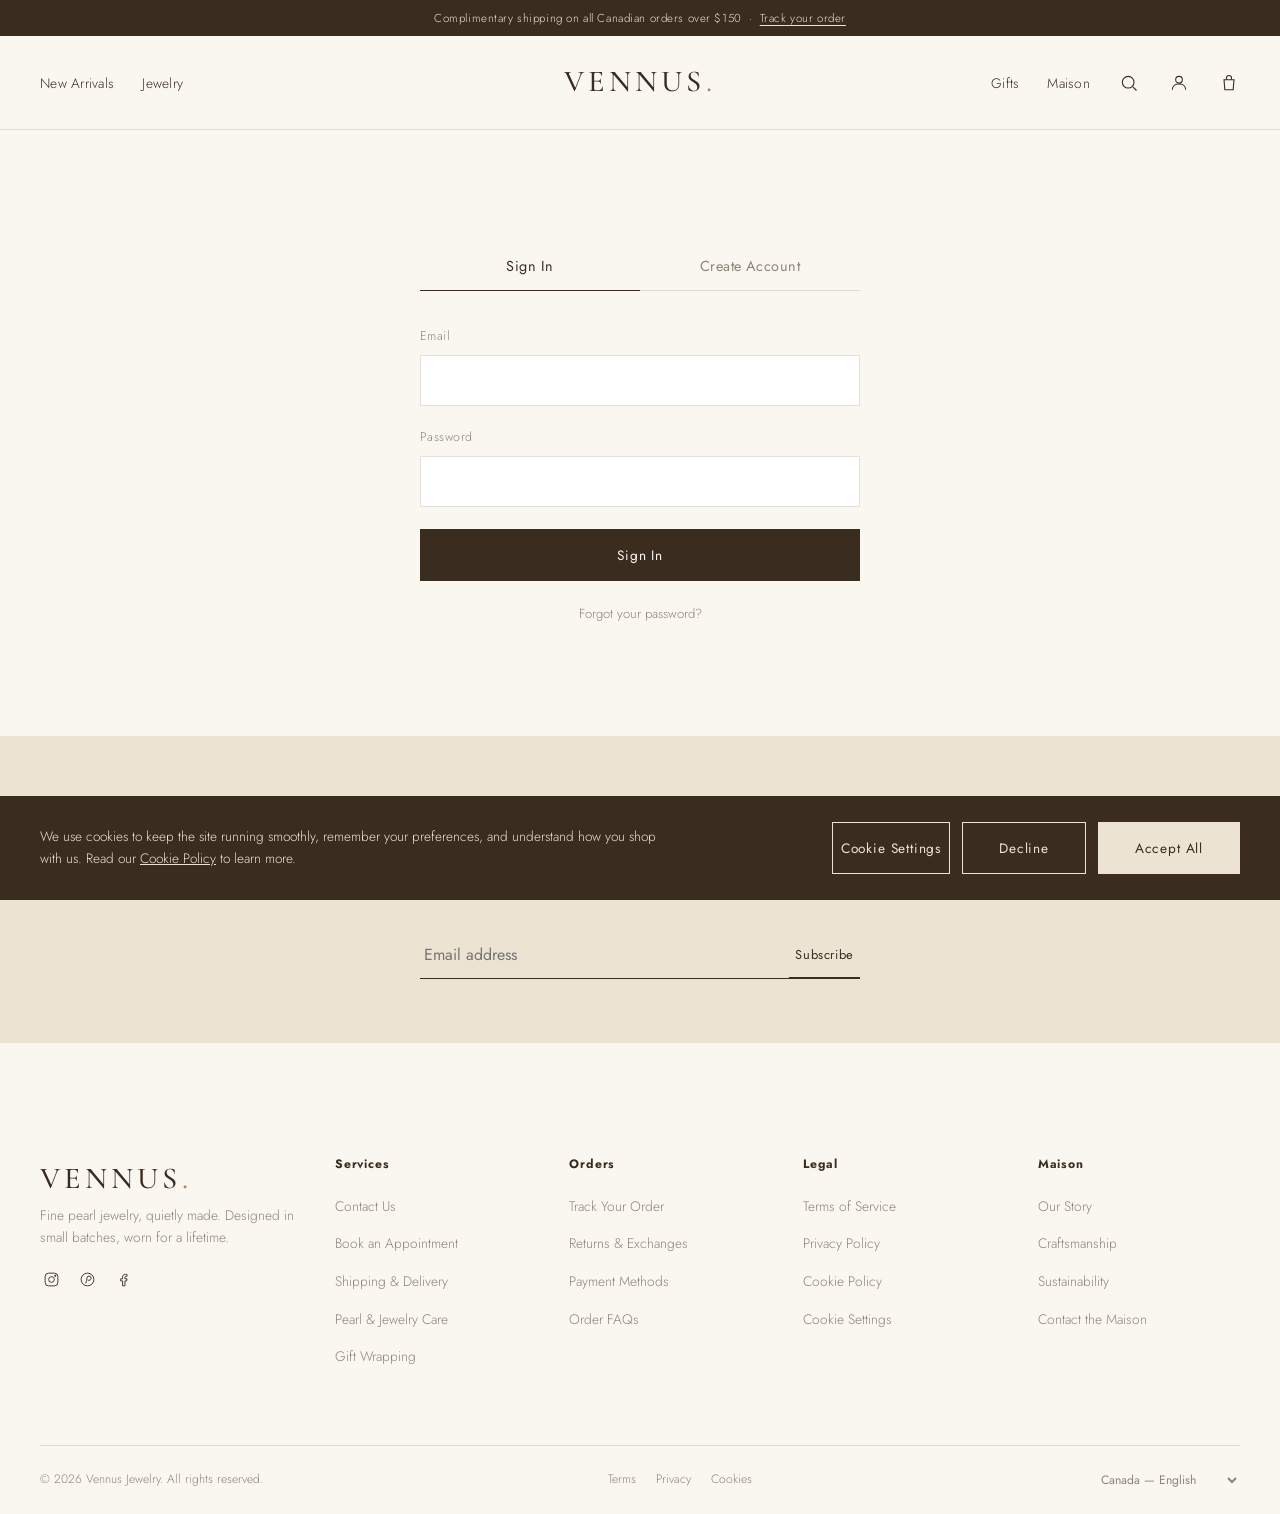
<file: login.html>
<!DOCTYPE html>
<html lang="en">
<head>
<meta charset="UTF-8">
<meta name="viewport" content="width=device-width, initial-scale=1.0">
<title>Sign In or Create Account — VENNUS</title>
<meta name="description" content="Sign in to your VENNUS account or create a new one.">
<link rel="stylesheet" href="css/style.css?v=22">
</head>
<body>

<a href="#main" class="skip-link">Skip to content</a>

<!-- ============ TOP UTILITY BAR ============ -->
<div class="topbar">
  Complimentary shipping on all Canadian orders over $150 &nbsp;&middot;&nbsp; <a href="info.html#orders-track">Track your order</a>
</div>

<!-- ============ HEADER / NAVIGATION ============
     To change nav labels or add a category, edit the <li> items
     below. Each "has-dropdown" item shows a mega-menu on hover. -->
<header class="site-header">
  <nav class="nav-wrap" aria-label="Primary">
    <div class="nav-side nav-left">
      <button type="button" class="hamburger" data-mobile-open aria-label="Open menu">
        <span></span><span></span><span></span>
      </button>
      <ul class="primary-nav">
        <li><a href="shop.html" class="nav-link">New Arrivals</a></li>

        <!-- ===== JEWELRY MEGA MENU =====
             Columns: Gold Jewelry / Silver Jewelry / Solid Pearl
             Jewelry / Collections / Gifts. To edit a column, change
             the <h5> heading and the <li> links beneath it. -->
        <li class="has-dropdown">
          <a href="shop.html" class="nav-link" aria-haspopup="true" aria-expanded="false">Jewelry</a>
          <div class="mega-menu">
            <div class="mega-inner">
              <a class="mega-feature" href="shop.html">
                <div class="placeholder-block" data-editable-image="mega_feature_jewelry" aria-hidden="true"><span class="placeholder-label">Feature image — 760×570px</span></div>
                <span class="mega-feature-label">Precious Moments</span>
              </a>
              <div class="mega-cols">
                <div class="mega-col">
                  <h5>Gold Jewelry</h5>
                  <ul>
                    <li><a href="shop.html?category=rings">Rings</a></li>
                    <li><a href="shop.html?category=rings">Wedding rings</a></li>
                    <li><a href="shop.html?category=bracelets">Bracelets</a></li>
                    <li><a href="shop.html?category=necklaces">Necklaces and pendants</a></li>
                    <li><a href="shop.html?category=earrings">Earrings</a></li>
                    <li><a href="shop.html">View all</a></li>
                  </ul>
                </div>
                <div class="mega-col">
                  <h5>Silver Jewelry</h5>
                  <ul>
                    <li><a href="shop.html?category=rings">Rings</a></li>
                    <li><a href="shop.html?category=bracelets">Bracelets</a></li>
                    <li><a href="shop.html?category=necklaces">Necklaces and pendants</a></li>
                    <li><a href="shop.html?category=earrings">Earrings</a></li>
                    <li><a href="shop.html">View all</a></li>
                  </ul>
                </div>
                <div class="mega-col">
                  <h5>Solid Pearl Jewelry</h5>
                  <ul>
                    <li><a href="shop.html?category=necklaces">Pearl strands</a></li>
                    <li><a href="shop.html?category=necklaces">Necklaces and pendants</a></li>
                    <li><a href="shop.html?category=earrings">Earrings</a></li>
                    <li><a href="shop.html?category=bracelets">Bracelets</a></li>
                    <li><a href="shop.html">View all</a></li>
                  </ul>
                </div>
                <div class="mega-col">
                  <h5>Collections</h5>
                  <ul>
                    <li><a href="shop.html">Akoya</a></li>
                    <li><a href="shop.html">White South Sea</a></li>
                    <li><a href="shop.html">Keshi</a></li>
                  </ul>
                </div>
                <div class="mega-col">
                  <h5>Gifts</h5>
                  <ul>
                    <li><a href="shop.html">Gifts for her</a></li>
                    <li><a href="shop.html">Bridal gifts</a></li>
                    <li><a href="shop.html">Under $300</a></li>
                    <li><a href="info.html#services-gifting">Gift wrapping</a></li>
                  </ul>
                </div>
              </div>
            </div>
          </div>
        </li>
      </ul>
    </div>

    <a href="index.html" class="logo">VENNUS<span>.</span></a>

    <div class="nav-side nav-right">
      <ul class="primary-nav">
        <li><a href="shop.html" class="nav-link">Gifts</a></li>

        <!-- ===== MAISON MEGA MENU ===== -->
        <li class="has-dropdown">
          <a href="maison.html" class="nav-link" aria-haspopup="true" aria-expanded="false">Maison</a>
          <div class="mega-menu">
            <div class="mega-inner">
              <a class="mega-feature" href="maison.html">
                <div class="placeholder-block" data-editable-image="mega_feature_maison" aria-hidden="true"><span class="placeholder-label">Feature image — 760×570px</span></div>
                <span class="mega-feature-label">Inside the Atelier</span>
              </a>
              <div class="mega-cols">
                <div class="mega-col">
                  <h5>The Maison of Vennus</h5>
                  <ul>
                    <li><a href="maison.html#story">Our story</a></li>
                    <li><a href="maison.html#craft">Craftsmanship</a></li>
                    <li><a href="maison.html#sustainability">Sustainability</a></li>
                    <li><a href="info.html#services-care">Pearl care</a></li>
                    <li><a href="info.html#services-contact">Contact the maison</a></li>
                  </ul>
                </div>
              </div>
            </div>
          </div>
        </li>
      </ul>

      <button type="button" class="icon-btn" data-search-open aria-label="Search">
        <svg viewBox="0 0 24 24"><circle cx="11" cy="11" r="7" fill="none"/><line x1="21" y1="21" x2="16.65" y2="16.65"/></svg>
      </button>
      <a href="login.html" class="icon-btn" aria-label="Account">
        <svg viewBox="0 0 24 24"><circle cx="12" cy="8" r="4" fill="none"/><path d="M4 20c0-4.4 3.6-7 8-7s8 2.6 8 7" fill="none"/></svg>
      </a>
      <button type="button" class="icon-btn" data-cart-open aria-label="Open bag">
        <svg viewBox="0 0 24 24"><path d="M6 8h12l-1 12H7L6 8z" fill="none"/><path d="M9 8V6a3 3 0 0 1 6 0v2" fill="none"/></svg>
        <span class="cart-count" style="display:none;">0</span>
      </button>
    </div>
  </nav>
</header>

<!-- ============ MOBILE MENU ============ -->
<div class="mobile-menu" id="mobileMenu">
  <button type="button" class="icon-btn mobile-close" data-mobile-close aria-label="Close menu">
    <svg viewBox="0 0 24 24"><line x1="4" y1="4" x2="20" y2="20"/><line x1="20" y1="4" x2="4" y2="20"/></svg>
  </button>
  <ul class="mobile-primary">
    <li><a href="shop.html">New Arrivals</a></li>
    <li>
      <button type="button" class="mobile-toggle" data-mobile-toggle="mMenuJewelry" aria-expanded="false">
        Jewelry <span class="chevron">+</span>
      </button>
      <ul class="mobile-submenu" id="mMenuJewelry">
        <li><a href="shop.html?category=rings">Rings</a></li>
        <li><a href="shop.html?category=bracelets">Bracelets</a></li>
        <li><a href="shop.html?category=necklaces">Necklaces &amp; Pendants</a></li>
        <li><a href="shop.html?category=earrings">Earrings</a></li>
        <li><a href="shop.html">Gold, Silver &amp; Solid Pearl</a></li>
        <li><a href="shop.html">View All Jewelry</a></li>
      </ul>
    </li>
    <li><a href="shop.html">Gifts</a></li>
    <li>
      <button type="button" class="mobile-toggle" data-mobile-toggle="mMenuMaison" aria-expanded="false">
        Maison <span class="chevron">+</span>
      </button>
      <ul class="mobile-submenu" id="mMenuMaison">
        <li><a href="maison.html#story">Our Story</a></li>
        <li><a href="maison.html#craft">Craftsmanship</a></li>
        <li><a href="maison.html#sustainability">Sustainability</a></li>
        <li><a href="maison.html">The Maison of Vennus</a></li>
      </ul>
    </li>
  </ul>
  <ul class="mobile-utility">
    <li><a href="login.html">Account</a></li>
    <li><a href="info.html#services-contact">Services</a></li>
    <li><a href="info.html#orders-track">Track Your Order</a></li>
    <li><a href="info.html#legal-terms">Legal</a></li>
  </ul>
</div>

<!-- ============ SEARCH OVERLAY ============ -->
<div class="search-overlay" id="searchOverlay">
  <button type="button" class="icon-btn search-close" data-search-close aria-label="Close search">
    <svg viewBox="0 0 24 24"><line x1="4" y1="4" x2="20" y2="20"/><line x1="20" y1="4" x2="4" y2="20"/></svg>
  </button>
  <div class="search-box">
    <form id="searchForm">
      <label for="searchInput" class="visually-hidden">Search</label>
      <input type="text" id="searchInput" placeholder="Search pearls, necklaces, gifts…" autocomplete="off">
      <button type="submit" class="icon-btn" aria-label="Submit search">
        <svg viewBox="0 0 24 24"><circle cx="11" cy="11" r="7" fill="none"/><line x1="21" y1="21" x2="16.65" y2="16.65"/></svg>
      </button>
    </form>
  </div>
</div>

<!-- ============ CART DRAWER ============ -->
<div class="drawer-backdrop" id="drawerBackdrop"></div>
<aside class="cart-drawer" id="cartDrawer" aria-label="Shopping bag">
  <div class="cart-drawer-header">
    <h3>Your Bag</h3>
    <button type="button" class="icon-btn" data-cart-close aria-label="Close bag">
      <svg viewBox="0 0 24 24"><line x1="4" y1="4" x2="20" y2="20"/><line x1="20" y1="4" x2="4" y2="20"/></svg>
    </button>
  </div>
  <div class="cart-items">
    <div class="cart-empty" id="cartEmpty">Your bag is currently empty.</div>
    <div id="cartItemsList"></div>
  </div>
  <div class="cart-drawer-footer">
    <div class="cart-subtotal"><span>Subtotal</span><span id="cartSubtotal">$0</span></div>
    <button type="button" class="btn btn-primary btn-block" id="checkoutBtn">Checkout</button>
    <p class="cart-note">Shipping, taxes, and any discounts calculated at checkout.</p>
  </div>
</aside>

<!-- ============ MAIN CONTENT ============ -->
<main id="main">
  <div class="container">
    <div class="auth-wrap">
      <div class="auth-tabs">
        <button type="button" class="auth-tab active" data-tab="signInPanel">Sign In</button>
        <button type="button" class="auth-tab" data-tab="createAccountPanel">Create Account</button>
      </div>

      <!-- SIGN IN -->
      <div class="auth-panel active" id="signInPanel">
        <form>
          <div class="field">
            <label for="signInEmail">Email</label>
            <input type="email" id="signInEmail" required>
          </div>
          <div class="field">
            <label for="signInPassword">Password</label>
            <input type="password" id="signInPassword" required>
          </div>
          <button type="submit" class="btn btn-primary btn-block">Sign In</button>
          <p class="form-success">You're signed in. Connect this form to your store's account system (Shopify Customer Accounts, a custom backend, etc.) to make it functional.</p>
        </form>
        <p class="auth-foot"><a href="#">Forgot your password?</a></p>
      </div>

      <!-- CREATE ACCOUNT -->
      <div class="auth-panel" id="createAccountPanel">
        <form>
          <div class="field">
            <label for="fullName">Full Name</label>
            <input type="text" id="fullName" required>
          </div>
          <div class="field">
            <label for="createEmail">Email</label>
            <input type="email" id="createEmail" required>
          </div>
          <div class="field">
            <label for="createPassword">Password</label>
            <input type="password" id="createPassword" required>
          </div>
          <p class="form-note">By creating an account, you agree to our <a href="info.html#legal-terms">Terms</a> and <a href="info.html#legal-privacy">Privacy Policy</a>.</p>
          <button type="submit" class="btn btn-primary btn-block">Create Account</button>
          <p class="form-success">Welcome to Vennus. Connect this form to your store's account system to make it functional.</p>
        </form>
        <p class="auth-foot">Track orders, save your wishlist, and check out faster next time.</p>
      </div>
    </div>
  </div>
</main>

<!-- ============ FOOTER ============ -->
<footer class="site-footer">
  <div class="newsletter-band">
    <div class="container">
      <h2>Stay Close to Vennus</h2>
      <p>Early access to new pieces, private sales, and pearl care notes — occasionally, never often.</p>
      <form id="newsletterForm" class="newsletter-form">
        <label for="newsletterEmail" class="visually-hidden">Email address</label>
        <input type="email" id="newsletterEmail" placeholder="Email address" required>
        <button type="submit">Subscribe</button>
      </form>
      <p class="form-success" id="newsletterSuccess" style="display:none; max-width:440px; margin:16px auto 0;">Thank you — you're on the list.</p>
    </div>
  </div>

  <div class="container">
    <div class="footer-columns">
      <div class="footer-brand">
        <a href="index.html" class="logo">VENNUS<span>.</span></a>
        <p>Fine pearl jewelry, quietly made. Designed in small batches, worn for a lifetime.</p>
        <div class="footer-social">
          <a href="#" class="icon-btn" aria-label="Instagram"><svg viewBox="0 0 24 24"><rect x="3" y="3" width="18" height="18" rx="5" fill="none"/><circle cx="12" cy="12" r="4" fill="none"/><circle cx="17.3" cy="6.7" r="0.9" fill="currentColor"/></svg></a>
          <a href="#" class="icon-btn" aria-label="Pinterest"><svg viewBox="0 0 24 24"><circle cx="12" cy="12" r="9" fill="none"/><path d="M9.5 17.5c1-3 1.6-5.8 1.6-7.3a3 3 0 1 1 3 3c-1 0-1.9-.5-1.9-.5" fill="none"/></svg></a>
          <a href="#" class="icon-btn" aria-label="Facebook"><svg viewBox="0 0 24 24"><path d="M14 21v-7h2.5l.5-3H14V9c0-.9.3-1.5 1.6-1.5H17V4.8C16.7 4.8 15.7 4.7 14.6 4.7c-2.3 0-3.9 1.4-3.9 4v2.3H8v3h2.7v7H14z" fill="none"/></svg></a>
        </div>
      </div>

      <div class="footer-col">
        <h5>Services</h5>
        <ul>
          <li><a href="info.html#services-contact">Contact Us</a></li>
          <li><a href="info.html#services-appointment">Book an Appointment</a></li>
          <li><a href="info.html#services-shipping">Shipping &amp; Delivery</a></li>
          <li><a href="info.html#services-care">Pearl &amp; Jewelry Care</a></li>
          <li><a href="info.html#services-gifting">Gift Wrapping</a></li>
        </ul>
      </div>

      <div class="footer-col">
        <h5>Orders</h5>
        <ul>
          <li><a href="info.html#orders-track">Track Your Order</a></li>
          <li><a href="info.html#orders-returns">Returns &amp; Exchanges</a></li>
          <li><a href="info.html#orders-payment">Payment Methods</a></li>
          <li><a href="info.html#orders-faq">Order FAQs</a></li>
        </ul>
      </div>

      <div class="footer-col">
        <h5>Legal</h5>
        <ul>
          <li><a href="info.html#legal-terms">Terms of Service</a></li>
          <li><a href="info.html#legal-privacy">Privacy Policy</a></li>
          <li><a href="info.html#legal-cookies">Cookie Policy</a></li>
          <li><a href="#" data-cookie-settings>Cookie Settings</a></li>
        </ul>
      </div>

      <div class="footer-col">
        <h5>Maison</h5>
        <ul>
          <li><a href="maison.html#story">Our Story</a></li>
          <li><a href="maison.html#craft">Craftsmanship</a></li>
          <li><a href="maison.html#sustainability">Sustainability</a></li>
          <li><a href="info.html#services-contact">Contact the Maison</a></li>
        </ul>
      </div>
    </div>

    <div class="footer-bottom">
      <p>&copy; <span id="copyrightYear">2026</span> Vennus Jewelry. All rights reserved.</p>
      <div class="footer-bottom-links">
        <a href="info.html#legal-terms">Terms</a>
        <a href="info.html#legal-privacy">Privacy</a>
        <a href="info.html#legal-cookies">Cookies</a>
      </div>
      <div class="footer-region">
        <label for="regionSelect" class="visually-hidden">Region</label>
        <select id="regionSelect">
          <option>Canada — English</option>
          <option>Canada — Français</option>
          <option>United States — English</option>
        </select>
      </div>
    </div>
  </div>
</footer>

<!-- ============ COOKIE CONSENT BANNER ============ -->
<div class="cookie-banner" id="cookieBanner" role="dialog" aria-label="Cookie preferences">
  <div class="cookie-inner">
    <p class="cookie-text">We use cookies to keep the site running smoothly, remember your preferences, and understand how you shop with us. Read our <a href="info.html#legal-cookies">Cookie Policy</a> to learn more.</p>
    <div class="cookie-actions">
      <button type="button" class="btn btn-ghost" data-cookie-settings>Cookie Settings</button>
      <button type="button" class="btn btn-secondary" id="cookieDecline">Decline</button>
      <button type="button" class="btn btn-primary" id="cookieAccept">Accept All</button>
    </div>
  </div>
</div>

<div class="modal-backdrop" id="cookieModalBackdrop">
  <div class="modal" role="dialog" aria-modal="true" aria-label="Cookie settings">
    <button type="button" class="icon-btn modal-close" data-modal-close aria-label="Close">
      <svg viewBox="0 0 24 24"><line x1="4" y1="4" x2="20" y2="20"/><line x1="20" y1="4" x2="4" y2="20"/></svg>
    </button>
    <h3>Cookie Preferences</h3>
    <p>Choose which cookies you're comfortable with. You can update this anytime from the "Cookie Settings" link in our footer.</p>

    <div class="cookie-option">
      <div><h4>Strictly Necessary</h4><p>Required for the site, bag, and checkout to function. Always on.</p></div>
      <label class="switch"><input type="checkbox" checked disabled><span class="switch-track"></span></label>
    </div>
    <div class="cookie-option">
      <div><h4>Performance &amp; Analytics</h4><p>Helps us understand how the site is used so we can improve it.</p></div>
      <label class="switch"><input type="checkbox" id="toggleAnalytics" checked><span class="switch-track"></span></label>
    </div>
    <div class="cookie-option">
      <div><h4>Functional</h4><p>Remembers preferences like your region and wishlist.</p></div>
      <label class="switch"><input type="checkbox" id="toggleFunctional" checked><span class="switch-track"></span></label>
    </div>
    <div class="cookie-option">
      <div><h4>Marketing</h4><p>Used to personalize offers and measure campaign performance.</p></div>
      <label class="switch"><input type="checkbox" id="toggleMarketing"><span class="switch-track"></span></label>
    </div>

    <div class="modal-actions">
      <button type="button" class="btn btn-secondary" data-modal-close>Cancel</button>
      <button type="button" class="btn btn-primary" id="cookieSavePrefs">Save Preferences</button>
    </div>
  </div>
</div>

<script src="js/products.js?v=6"></script>
<script src="js/vennus-api.js?v=11"></script>
<script src="js/vennus-admin-bar.js?v=15"></script>
<!-- Customer service chat is built (js/vennus-chat.js) but its backend isn't connected yet, so it's disabled here for now.
<script src="js/vennus-chat.js?v=1"></script>
-->
<script src="js/cart.js?v=5"></script>
<script src="js/render.js?v=8"></script>
<script src="js/main.js?v=8"></script>
</body>
</html>
</file>
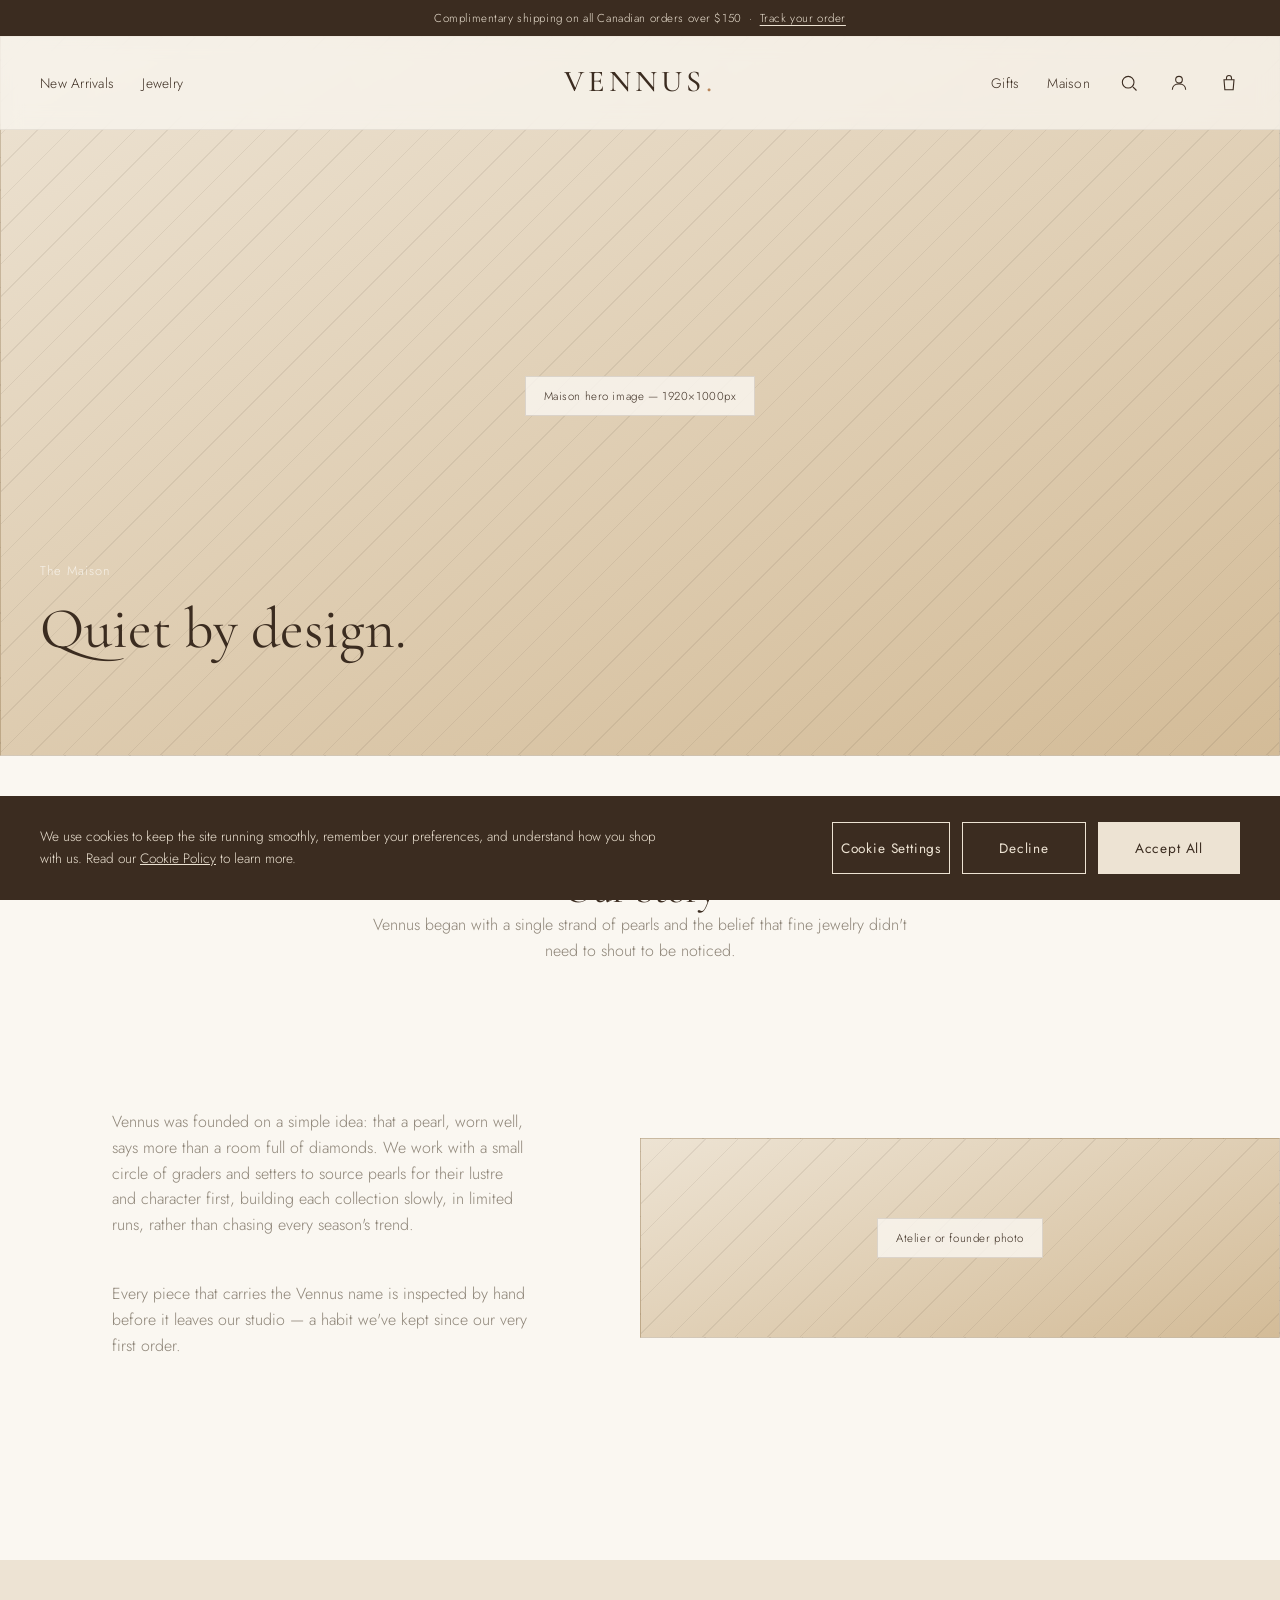
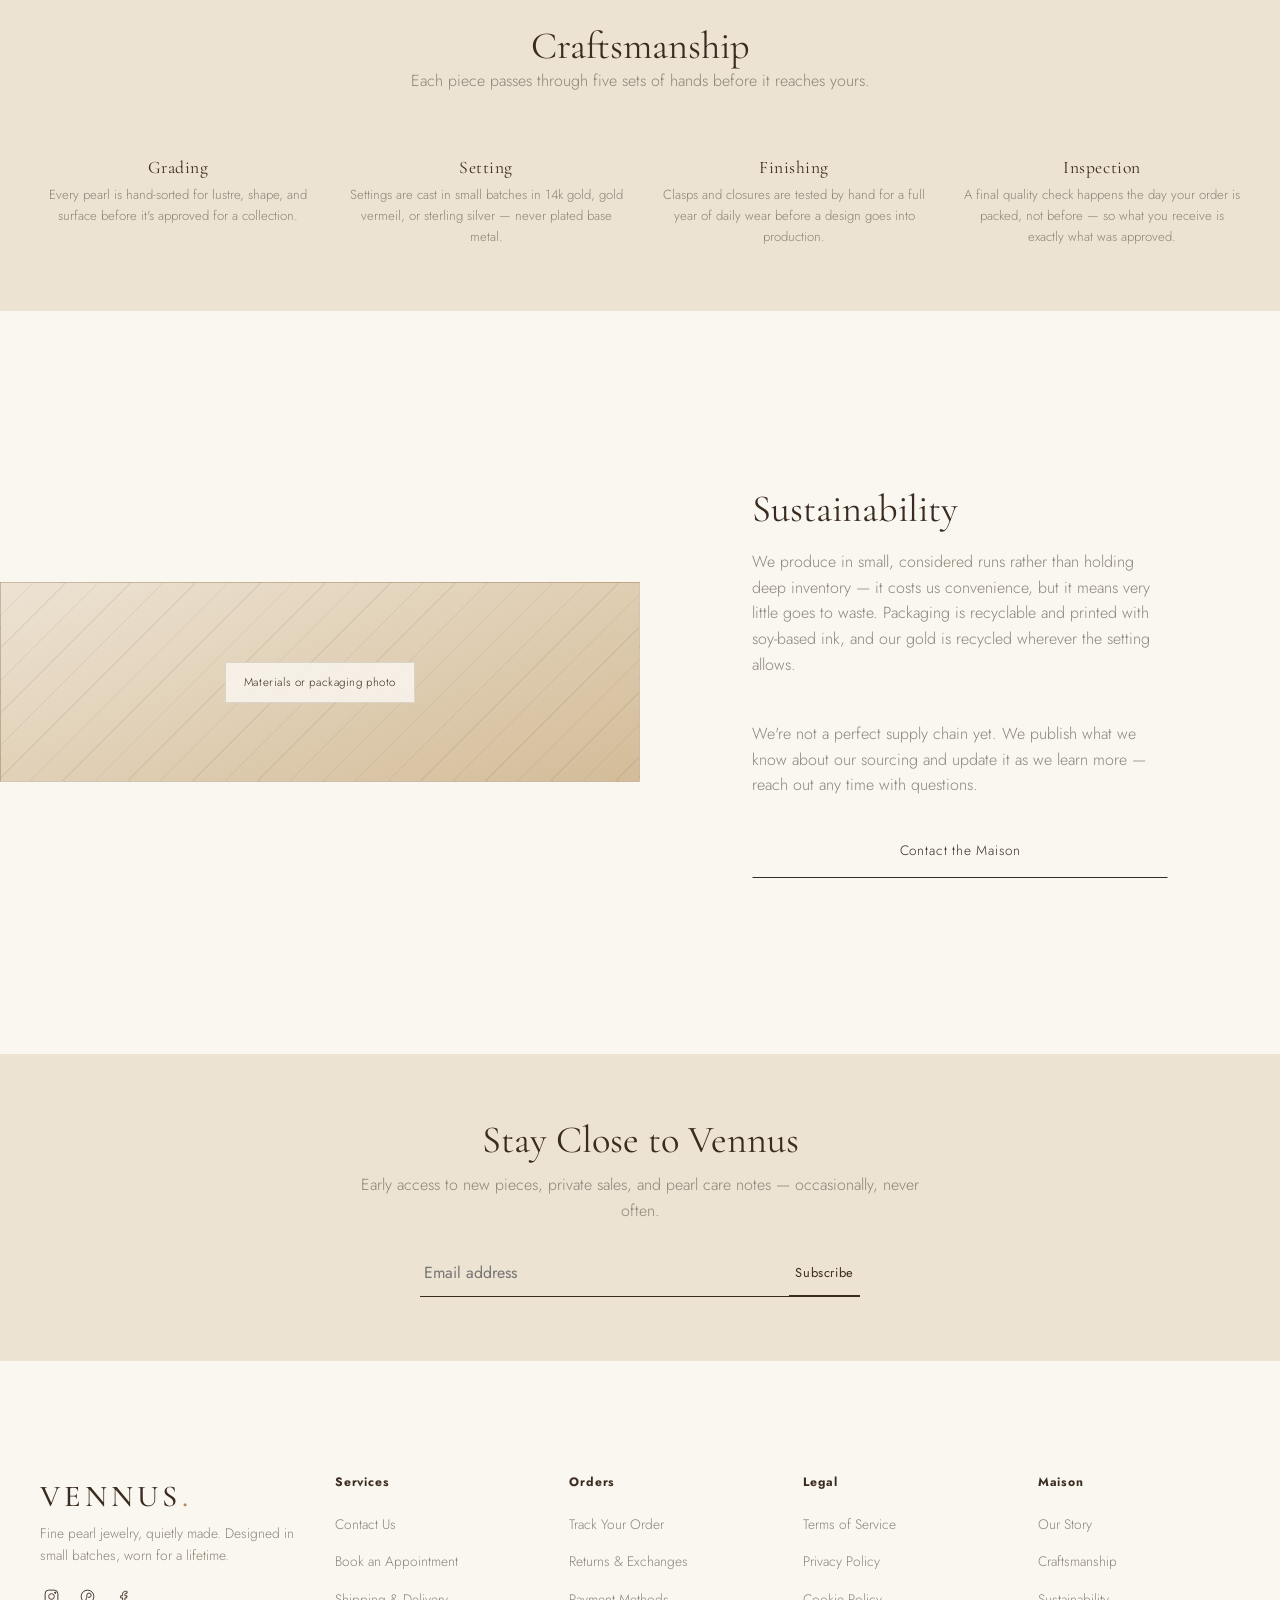
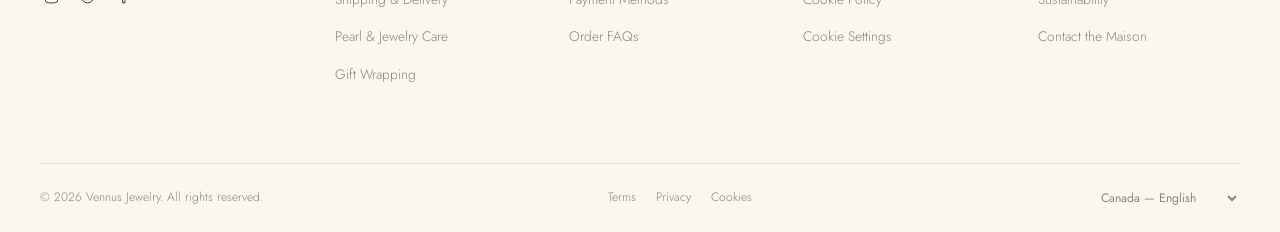
<file: maison.html>
<!DOCTYPE html>
<html lang="en">
<head>
<meta charset="UTF-8">
<meta name="viewport" content="width=device-width, initial-scale=1.0">
<title>The Maison — VENNUS</title>
<meta name="description" content="The story, craftsmanship, and values behind VENNUS Jewelry.">
<link rel="stylesheet" href="css/style.css?v=22">
</head>
<body class="hero-page">

<a href="#main" class="skip-link">Skip to content</a>

<!-- ============ TOP UTILITY BAR ============ -->
<div class="topbar">
  Complimentary shipping on all Canadian orders over $150 &nbsp;&middot;&nbsp; <a href="info.html#orders-track">Track your order</a>
</div>

<!-- ============ HEADER / NAVIGATION ============
     To change nav labels or add a category, edit the <li> items
     below. Each "has-dropdown" item shows a mega-menu on hover. -->
<header class="site-header">
  <nav class="nav-wrap" aria-label="Primary">
    <div class="nav-side nav-left">
      <button type="button" class="hamburger" data-mobile-open aria-label="Open menu">
        <span></span><span></span><span></span>
      </button>
      <ul class="primary-nav">
        <li><a href="shop.html" class="nav-link">New Arrivals</a></li>

        <!-- ===== JEWELRY MEGA MENU =====
             Columns: Gold Jewelry / Silver Jewelry / Solid Pearl
             Jewelry / Collections / Gifts. To edit a column, change
             the <h5> heading and the <li> links beneath it. -->
        <li class="has-dropdown">
          <a href="shop.html" class="nav-link" aria-haspopup="true" aria-expanded="false">Jewelry</a>
          <div class="mega-menu">
            <div class="mega-inner">
              <a class="mega-feature" href="shop.html">
                <div class="placeholder-block" data-editable-image="mega_feature_jewelry" aria-hidden="true"><span class="placeholder-label">Feature image — 760×570px</span></div>
                <span class="mega-feature-label">Precious Moments</span>
              </a>
              <div class="mega-cols">
                <div class="mega-col">
                  <h5>Gold Jewelry</h5>
                  <ul>
                    <li><a href="shop.html?category=rings">Rings</a></li>
                    <li><a href="shop.html?category=rings">Wedding rings</a></li>
                    <li><a href="shop.html?category=bracelets">Bracelets</a></li>
                    <li><a href="shop.html?category=necklaces">Necklaces and pendants</a></li>
                    <li><a href="shop.html?category=earrings">Earrings</a></li>
                    <li><a href="shop.html">View all</a></li>
                  </ul>
                </div>
                <div class="mega-col">
                  <h5>Silver Jewelry</h5>
                  <ul>
                    <li><a href="shop.html?category=rings">Rings</a></li>
                    <li><a href="shop.html?category=bracelets">Bracelets</a></li>
                    <li><a href="shop.html?category=necklaces">Necklaces and pendants</a></li>
                    <li><a href="shop.html?category=earrings">Earrings</a></li>
                    <li><a href="shop.html">View all</a></li>
                  </ul>
                </div>
                <div class="mega-col">
                  <h5>Solid Pearl Jewelry</h5>
                  <ul>
                    <li><a href="shop.html?category=necklaces">Pearl strands</a></li>
                    <li><a href="shop.html?category=necklaces">Necklaces and pendants</a></li>
                    <li><a href="shop.html?category=earrings">Earrings</a></li>
                    <li><a href="shop.html?category=bracelets">Bracelets</a></li>
                    <li><a href="shop.html">View all</a></li>
                  </ul>
                </div>
                <div class="mega-col">
                  <h5>Collections</h5>
                  <ul>
                    <li><a href="shop.html">Akoya</a></li>
                    <li><a href="shop.html">White South Sea</a></li>
                    <li><a href="shop.html">Keshi</a></li>
                  </ul>
                </div>
                <div class="mega-col">
                  <h5>Gifts</h5>
                  <ul>
                    <li><a href="shop.html">Gifts for her</a></li>
                    <li><a href="shop.html">Bridal gifts</a></li>
                    <li><a href="shop.html">Under $300</a></li>
                    <li><a href="info.html#services-gifting">Gift wrapping</a></li>
                  </ul>
                </div>
              </div>
            </div>
          </div>
        </li>
      </ul>
    </div>

    <a href="index.html" class="logo">VENNUS<span>.</span></a>

    <div class="nav-side nav-right">
      <ul class="primary-nav">
        <li><a href="shop.html" class="nav-link">Gifts</a></li>

        <!-- ===== MAISON MEGA MENU ===== -->
        <li class="has-dropdown">
          <a href="maison.html" class="nav-link" aria-haspopup="true" aria-expanded="false">Maison</a>
          <div class="mega-menu">
            <div class="mega-inner">
              <a class="mega-feature" href="maison.html">
                <div class="placeholder-block" data-editable-image="mega_feature_maison" aria-hidden="true"><span class="placeholder-label">Feature image — 760×570px</span></div>
                <span class="mega-feature-label">Inside the Atelier</span>
              </a>
              <div class="mega-cols">
                <div class="mega-col">
                  <h5>The Maison of Vennus</h5>
                  <ul>
                    <li><a href="maison.html#story">Our story</a></li>
                    <li><a href="maison.html#craft">Craftsmanship</a></li>
                    <li><a href="maison.html#sustainability">Sustainability</a></li>
                    <li><a href="info.html#services-care">Pearl care</a></li>
                    <li><a href="info.html#services-contact">Contact the maison</a></li>
                  </ul>
                </div>
              </div>
            </div>
          </div>
        </li>
      </ul>

      <button type="button" class="icon-btn" data-search-open aria-label="Search">
        <svg viewBox="0 0 24 24"><circle cx="11" cy="11" r="7" fill="none"/><line x1="21" y1="21" x2="16.65" y2="16.65"/></svg>
      </button>
      <a href="login.html" class="icon-btn" aria-label="Account">
        <svg viewBox="0 0 24 24"><circle cx="12" cy="8" r="4" fill="none"/><path d="M4 20c0-4.4 3.6-7 8-7s8 2.6 8 7" fill="none"/></svg>
      </a>
      <button type="button" class="icon-btn" data-cart-open aria-label="Open bag">
        <svg viewBox="0 0 24 24"><path d="M6 8h12l-1 12H7L6 8z" fill="none"/><path d="M9 8V6a3 3 0 0 1 6 0v2" fill="none"/></svg>
        <span class="cart-count" style="display:none;">0</span>
      </button>
    </div>
  </nav>
</header>

<!-- ============ MOBILE MENU ============ -->
<div class="mobile-menu" id="mobileMenu">
  <button type="button" class="icon-btn mobile-close" data-mobile-close aria-label="Close menu">
    <svg viewBox="0 0 24 24"><line x1="4" y1="4" x2="20" y2="20"/><line x1="20" y1="4" x2="4" y2="20"/></svg>
  </button>
  <ul class="mobile-primary">
    <li><a href="shop.html">New Arrivals</a></li>
    <li>
      <button type="button" class="mobile-toggle" data-mobile-toggle="mMenuJewelry" aria-expanded="false">
        Jewelry <span class="chevron">+</span>
      </button>
      <ul class="mobile-submenu" id="mMenuJewelry">
        <li><a href="shop.html?category=rings">Rings</a></li>
        <li><a href="shop.html?category=bracelets">Bracelets</a></li>
        <li><a href="shop.html?category=necklaces">Necklaces &amp; Pendants</a></li>
        <li><a href="shop.html?category=earrings">Earrings</a></li>
        <li><a href="shop.html">Gold, Silver &amp; Solid Pearl</a></li>
        <li><a href="shop.html">View All Jewelry</a></li>
      </ul>
    </li>
    <li><a href="shop.html">Gifts</a></li>
    <li>
      <button type="button" class="mobile-toggle" data-mobile-toggle="mMenuMaison" aria-expanded="false">
        Maison <span class="chevron">+</span>
      </button>
      <ul class="mobile-submenu" id="mMenuMaison">
        <li><a href="maison.html#story">Our Story</a></li>
        <li><a href="maison.html#craft">Craftsmanship</a></li>
        <li><a href="maison.html#sustainability">Sustainability</a></li>
        <li><a href="maison.html">The Maison of Vennus</a></li>
      </ul>
    </li>
  </ul>
  <ul class="mobile-utility">
    <li><a href="login.html">Account</a></li>
    <li><a href="info.html#services-contact">Services</a></li>
    <li><a href="info.html#orders-track">Track Your Order</a></li>
    <li><a href="info.html#legal-terms">Legal</a></li>
  </ul>
</div>

<!-- ============ SEARCH OVERLAY ============ -->
<div class="search-overlay" id="searchOverlay">
  <button type="button" class="icon-btn search-close" data-search-close aria-label="Close search">
    <svg viewBox="0 0 24 24"><line x1="4" y1="4" x2="20" y2="20"/><line x1="20" y1="4" x2="4" y2="20"/></svg>
  </button>
  <div class="search-box">
    <form id="searchForm">
      <label for="searchInput" class="visually-hidden">Search</label>
      <input type="text" id="searchInput" placeholder="Search pearls, necklaces, gifts…" autocomplete="off">
      <button type="submit" class="icon-btn" aria-label="Submit search">
        <svg viewBox="0 0 24 24"><circle cx="11" cy="11" r="7" fill="none"/><line x1="21" y1="21" x2="16.65" y2="16.65"/></svg>
      </button>
    </form>
  </div>
</div>

<!-- ============ CART DRAWER ============ -->
<div class="drawer-backdrop" id="drawerBackdrop"></div>
<aside class="cart-drawer" id="cartDrawer" aria-label="Shopping bag">
  <div class="cart-drawer-header">
    <h3>Your Bag</h3>
    <button type="button" class="icon-btn" data-cart-close aria-label="Close bag">
      <svg viewBox="0 0 24 24"><line x1="4" y1="4" x2="20" y2="20"/><line x1="20" y1="4" x2="4" y2="20"/></svg>
    </button>
  </div>
  <div class="cart-items">
    <div class="cart-empty" id="cartEmpty">Your bag is currently empty.</div>
    <div id="cartItemsList"></div>
  </div>
  <div class="cart-drawer-footer">
    <div class="cart-subtotal"><span>Subtotal</span><span id="cartSubtotal">$0</span></div>
    <button type="button" class="btn btn-primary btn-block" id="checkoutBtn">Checkout</button>
    <p class="cart-note">Shipping, taxes, and any discounts calculated at checkout.</p>
  </div>
</aside>

<!-- ============ MAIN CONTENT ============ -->
<main id="main">

  <section class="hero">
    <!-- IMAGE/VIDEO PLACEHOLDER: swap for a founder or atelier photo -->
    <div class="placeholder-block" data-editable-image="hero_maison" aria-hidden="true">
      <span class="placeholder-label">Maison hero image — 1920×1000px</span>
    </div>
    <div class="hero-content on-image">
      <p class="hero-eyebrow">The Maison</p>
      <h1>Quiet by design.</h1>
    </div>
  </section>

  <section class="section" id="story">
    <div class="container">
      <div class="section-header">
        <h2>Our Story</h2>
        <p>Vennus began with a single strand of pearls and the belief that fine jewelry didn't need to shout to be noticed.</p>
      </div>
      <div class="editorial-split" style="margin: 0 -40px;">
        <div class="editorial-copy">
          <p>Vennus was founded on a simple idea: that a pearl, worn well, says more than a room full of diamonds. We work with a small circle of graders and setters to source pearls for their lustre and character first, building each collection slowly, in limited runs, rather than chasing every season's trend.</p>
          <p>Every piece that carries the Vennus name is inspected by hand before it leaves our studio — a habit we've kept since our very first order.</p>
        </div>
        <div class="placeholder-block" data-editable-image="maison_editorial_1" aria-hidden="true"><span class="placeholder-label">Atelier or founder photo</span></div>
      </div>
    </div>
  </section>

  <section class="section-tight" id="craft" style="background:var(--craie);">
    <div class="container">
      <div class="section-header">
        <h2>Craftsmanship</h2>
        <p>Each piece passes through five sets of hands before it reaches yours.</p>
      </div>
      <div class="value-strip" style="border:none; padding:0;">
        <div>
          <h4>Grading</h4>
          <p>Every pearl is hand-sorted for lustre, shape, and surface before it's approved for a collection.</p>
        </div>
        <div>
          <h4>Setting</h4>
          <p>Settings are cast in small batches in 14k gold, gold vermeil, or sterling silver — never plated base metal.</p>
        </div>
        <div>
          <h4>Finishing</h4>
          <p>Clasps and closures are tested by hand for a full year of daily wear before a design goes into production.</p>
        </div>
        <div>
          <h4>Inspection</h4>
          <p>A final quality check happens the day your order is packed, not before — so what you receive is exactly what was approved.</p>
        </div>
      </div>
    </div>
  </section>

  <section class="section" id="sustainability">
    <div class="container">
      <div class="editorial-split" style="margin: 0 -40px;">
        <div class="placeholder-block" data-editable-image="maison_editorial_2" aria-hidden="true"><span class="placeholder-label">Materials or packaging photo</span></div>
        <div class="editorial-copy">
          <h2>Sustainability</h2>
          <p>We produce in small, considered runs rather than holding deep inventory — it costs us convenience, but it means very little goes to waste. Packaging is recyclable and printed with soy-based ink, and our gold is recycled wherever the setting allows.</p>
          <p>We're not a perfect supply chain yet. We publish what we know about our sourcing and update it as we learn more — reach out any time with questions.</p>
          <a href="info.html#services-contact" class="btn btn-ghost">Contact the Maison</a>
        </div>
      </div>
    </div>
  </section>

</main>

<!-- ============ FOOTER ============ -->
<footer class="site-footer">
  <div class="newsletter-band">
    <div class="container">
      <h2>Stay Close to Vennus</h2>
      <p>Early access to new pieces, private sales, and pearl care notes — occasionally, never often.</p>
      <form id="newsletterForm" class="newsletter-form">
        <label for="newsletterEmail" class="visually-hidden">Email address</label>
        <input type="email" id="newsletterEmail" placeholder="Email address" required>
        <button type="submit">Subscribe</button>
      </form>
      <p class="form-success" id="newsletterSuccess" style="display:none; max-width:440px; margin:16px auto 0;">Thank you — you're on the list.</p>
    </div>
  </div>

  <div class="container">
    <div class="footer-columns">
      <div class="footer-brand">
        <a href="index.html" class="logo">VENNUS<span>.</span></a>
        <p>Fine pearl jewelry, quietly made. Designed in small batches, worn for a lifetime.</p>
        <div class="footer-social">
          <a href="#" class="icon-btn" aria-label="Instagram"><svg viewBox="0 0 24 24"><rect x="3" y="3" width="18" height="18" rx="5" fill="none"/><circle cx="12" cy="12" r="4" fill="none"/><circle cx="17.3" cy="6.7" r="0.9" fill="currentColor"/></svg></a>
          <a href="#" class="icon-btn" aria-label="Pinterest"><svg viewBox="0 0 24 24"><circle cx="12" cy="12" r="9" fill="none"/><path d="M9.5 17.5c1-3 1.6-5.8 1.6-7.3a3 3 0 1 1 3 3c-1 0-1.9-.5-1.9-.5" fill="none"/></svg></a>
          <a href="#" class="icon-btn" aria-label="Facebook"><svg viewBox="0 0 24 24"><path d="M14 21v-7h2.5l.5-3H14V9c0-.9.3-1.5 1.6-1.5H17V4.8C16.7 4.8 15.7 4.7 14.6 4.7c-2.3 0-3.9 1.4-3.9 4v2.3H8v3h2.7v7H14z" fill="none"/></svg></a>
        </div>
      </div>

      <div class="footer-col">
        <h5>Services</h5>
        <ul>
          <li><a href="info.html#services-contact">Contact Us</a></li>
          <li><a href="info.html#services-appointment">Book an Appointment</a></li>
          <li><a href="info.html#services-shipping">Shipping &amp; Delivery</a></li>
          <li><a href="info.html#services-care">Pearl &amp; Jewelry Care</a></li>
          <li><a href="info.html#services-gifting">Gift Wrapping</a></li>
        </ul>
      </div>

      <div class="footer-col">
        <h5>Orders</h5>
        <ul>
          <li><a href="info.html#orders-track">Track Your Order</a></li>
          <li><a href="info.html#orders-returns">Returns &amp; Exchanges</a></li>
          <li><a href="info.html#orders-payment">Payment Methods</a></li>
          <li><a href="info.html#orders-faq">Order FAQs</a></li>
        </ul>
      </div>

      <div class="footer-col">
        <h5>Legal</h5>
        <ul>
          <li><a href="info.html#legal-terms">Terms of Service</a></li>
          <li><a href="info.html#legal-privacy">Privacy Policy</a></li>
          <li><a href="info.html#legal-cookies">Cookie Policy</a></li>
          <li><a href="#" data-cookie-settings>Cookie Settings</a></li>
        </ul>
      </div>

      <div class="footer-col">
        <h5>Maison</h5>
        <ul>
          <li><a href="maison.html#story">Our Story</a></li>
          <li><a href="maison.html#craft">Craftsmanship</a></li>
          <li><a href="maison.html#sustainability">Sustainability</a></li>
          <li><a href="info.html#services-contact">Contact the Maison</a></li>
        </ul>
      </div>
    </div>

    <div class="footer-bottom">
      <p>&copy; <span id="copyrightYear">2026</span> Vennus Jewelry. All rights reserved.</p>
      <div class="footer-bottom-links">
        <a href="info.html#legal-terms">Terms</a>
        <a href="info.html#legal-privacy">Privacy</a>
        <a href="info.html#legal-cookies">Cookies</a>
      </div>
      <div class="footer-region">
        <label for="regionSelect" class="visually-hidden">Region</label>
        <select id="regionSelect">
          <option>Canada — English</option>
          <option>Canada — Français</option>
          <option>United States — English</option>
        </select>
      </div>
    </div>
  </div>
</footer>

<!-- ============ COOKIE CONSENT BANNER ============ -->
<div class="cookie-banner" id="cookieBanner" role="dialog" aria-label="Cookie preferences">
  <div class="cookie-inner">
    <p class="cookie-text">We use cookies to keep the site running smoothly, remember your preferences, and understand how you shop with us. Read our <a href="info.html#legal-cookies">Cookie Policy</a> to learn more.</p>
    <div class="cookie-actions">
      <button type="button" class="btn btn-ghost" data-cookie-settings>Cookie Settings</button>
      <button type="button" class="btn btn-secondary" id="cookieDecline">Decline</button>
      <button type="button" class="btn btn-primary" id="cookieAccept">Accept All</button>
    </div>
  </div>
</div>

<div class="modal-backdrop" id="cookieModalBackdrop">
  <div class="modal" role="dialog" aria-modal="true" aria-label="Cookie settings">
    <button type="button" class="icon-btn modal-close" data-modal-close aria-label="Close">
      <svg viewBox="0 0 24 24"><line x1="4" y1="4" x2="20" y2="20"/><line x1="20" y1="4" x2="4" y2="20"/></svg>
    </button>
    <h3>Cookie Preferences</h3>
    <p>Choose which cookies you're comfortable with. You can update this anytime from the "Cookie Settings" link in our footer.</p>

    <div class="cookie-option">
      <div><h4>Strictly Necessary</h4><p>Required for the site, bag, and checkout to function. Always on.</p></div>
      <label class="switch"><input type="checkbox" checked disabled><span class="switch-track"></span></label>
    </div>
    <div class="cookie-option">
      <div><h4>Performance &amp; Analytics</h4><p>Helps us understand how the site is used so we can improve it.</p></div>
      <label class="switch"><input type="checkbox" id="toggleAnalytics" checked><span class="switch-track"></span></label>
    </div>
    <div class="cookie-option">
      <div><h4>Functional</h4><p>Remembers preferences like your region and wishlist.</p></div>
      <label class="switch"><input type="checkbox" id="toggleFunctional" checked><span class="switch-track"></span></label>
    </div>
    <div class="cookie-option">
      <div><h4>Marketing</h4><p>Used to personalize offers and measure campaign performance.</p></div>
      <label class="switch"><input type="checkbox" id="toggleMarketing"><span class="switch-track"></span></label>
    </div>

    <div class="modal-actions">
      <button type="button" class="btn btn-secondary" data-modal-close>Cancel</button>
      <button type="button" class="btn btn-primary" id="cookieSavePrefs">Save Preferences</button>
    </div>
  </div>
</div>

<script src="js/products.js?v=6"></script>
<script src="js/vennus-api.js?v=11"></script>
<script src="js/vennus-admin-bar.js?v=15"></script>
<!-- Customer service chat is built (js/vennus-chat.js) but its backend isn't connected yet, so it's disabled here for now.
<script src="js/vennus-chat.js?v=1"></script>
-->
<script src="js/cart.js?v=5"></script>
<script src="js/render.js?v=8"></script>
<script src="js/main.js?v=8"></script>
</body>
</html>
</file>
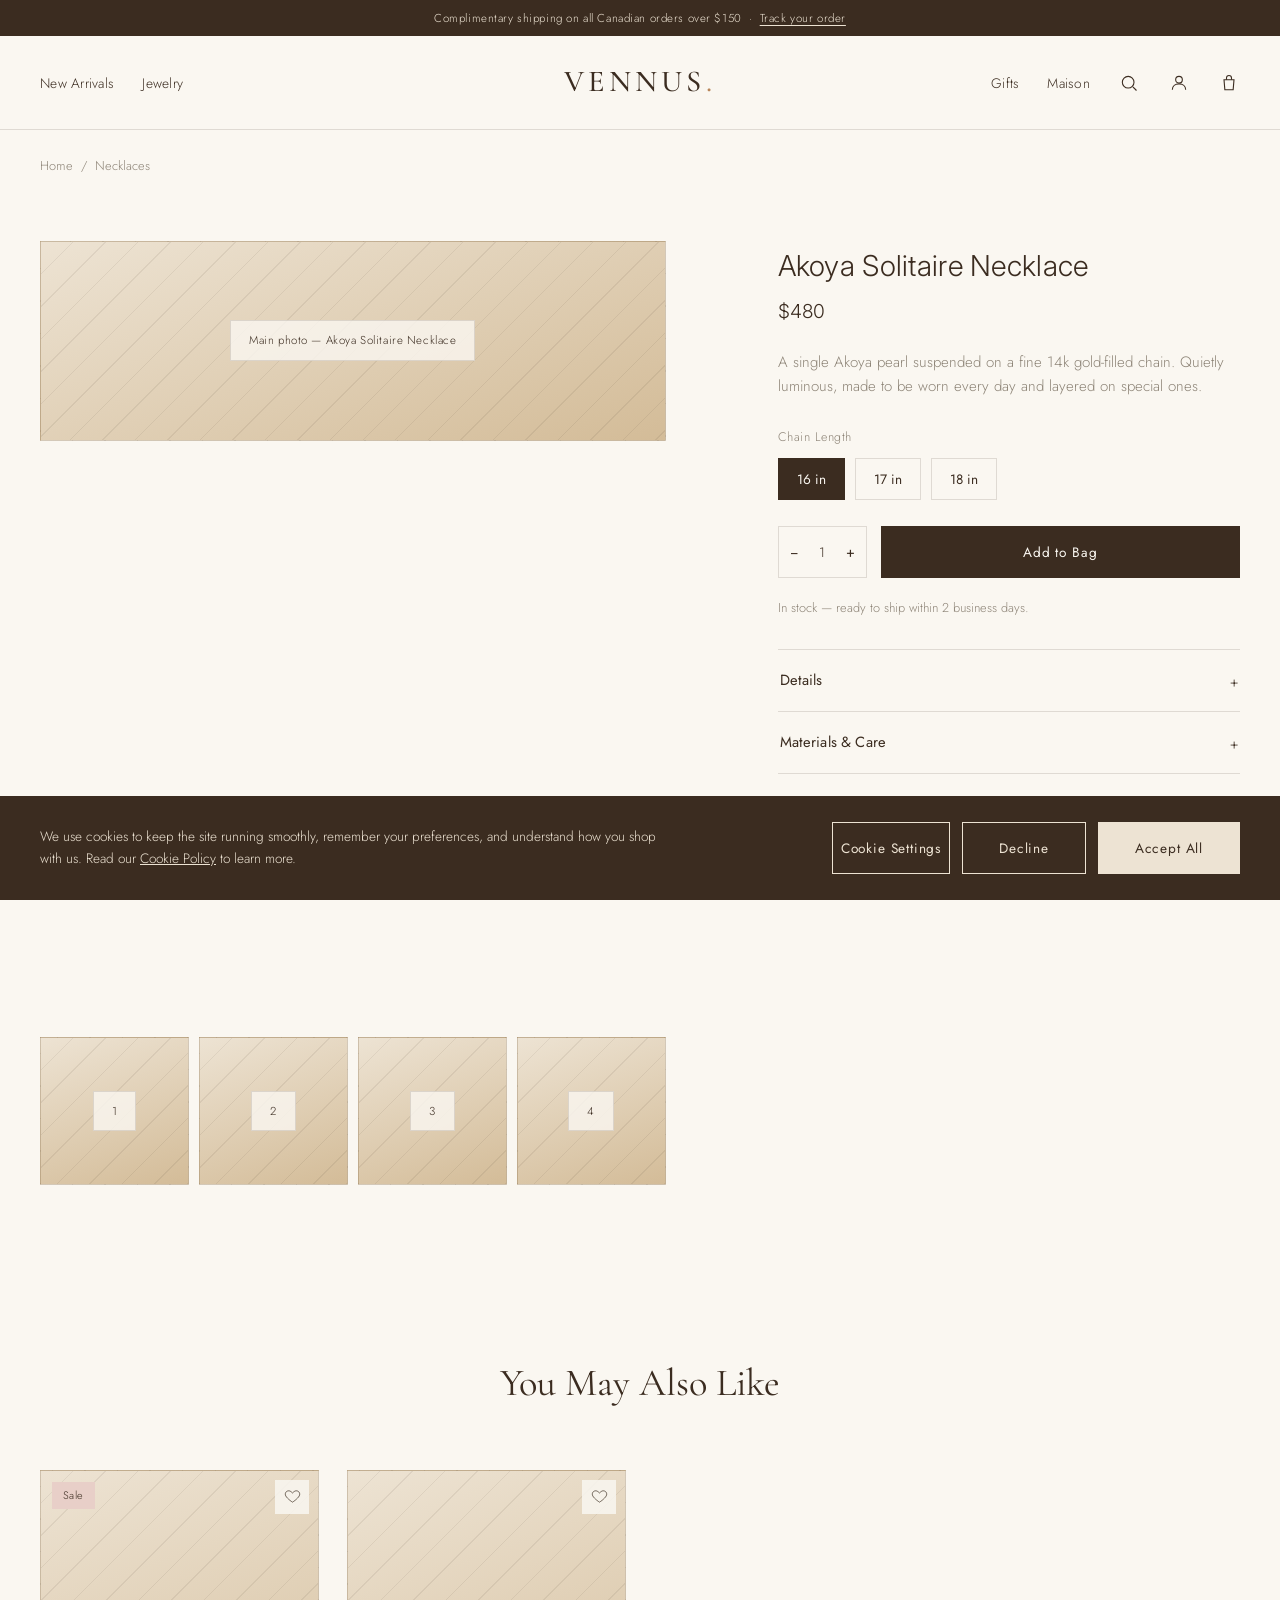
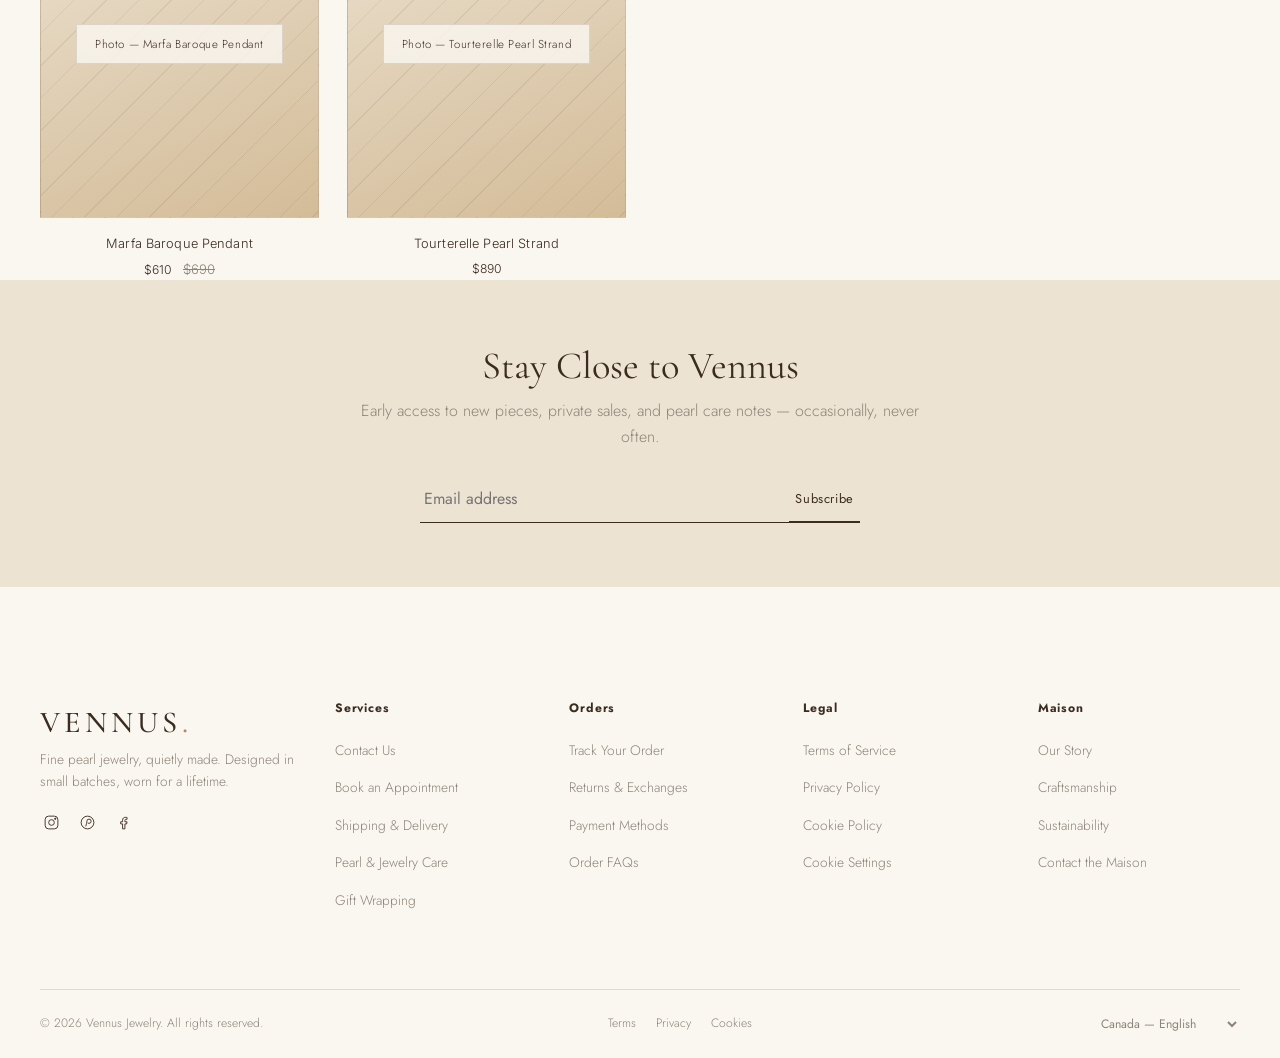
<file: product.html>
<!DOCTYPE html>
<html lang="en">
<head>
<meta charset="UTF-8">
<meta name="viewport" content="width=device-width, initial-scale=1.0">
<title>Product — VENNUS</title>
<meta name="description" content="Fine pearl jewelry from VENNUS.">
<link rel="stylesheet" href="css/style.css?v=22">
</head>
<body>

<a href="#main" class="skip-link">Skip to content</a>

<!-- ============ TOP UTILITY BAR ============ -->
<div class="topbar">
  Complimentary shipping on all Canadian orders over $150 &nbsp;&middot;&nbsp; <a href="info.html#orders-track">Track your order</a>
</div>

<!-- ============ HEADER / NAVIGATION ============
     To change nav labels or add a category, edit the <li> items
     below. Each "has-dropdown" item shows a mega-menu on hover. -->
<header class="site-header">
  <nav class="nav-wrap" aria-label="Primary">
    <div class="nav-side nav-left">
      <button type="button" class="hamburger" data-mobile-open aria-label="Open menu">
        <span></span><span></span><span></span>
      </button>
      <ul class="primary-nav">
        <li><a href="shop.html" class="nav-link">New Arrivals</a></li>

        <!-- ===== JEWELRY MEGA MENU =====
             Columns: Gold Jewelry / Silver Jewelry / Solid Pearl
             Jewelry / Collections / Gifts. To edit a column, change
             the <h5> heading and the <li> links beneath it. -->
        <li class="has-dropdown">
          <a href="shop.html" class="nav-link" aria-haspopup="true" aria-expanded="false">Jewelry</a>
          <div class="mega-menu">
            <div class="mega-inner">
              <a class="mega-feature" href="shop.html">
                <div class="placeholder-block" data-editable-image="mega_feature_jewelry" aria-hidden="true"><span class="placeholder-label">Feature image — 760×570px</span></div>
                <span class="mega-feature-label">Precious Moments</span>
              </a>
              <div class="mega-cols">
                <div class="mega-col">
                  <h5>Gold Jewelry</h5>
                  <ul>
                    <li><a href="shop.html?category=rings">Rings</a></li>
                    <li><a href="shop.html?category=rings">Wedding rings</a></li>
                    <li><a href="shop.html?category=bracelets">Bracelets</a></li>
                    <li><a href="shop.html?category=necklaces">Necklaces and pendants</a></li>
                    <li><a href="shop.html?category=earrings">Earrings</a></li>
                    <li><a href="shop.html">View all</a></li>
                  </ul>
                </div>
                <div class="mega-col">
                  <h5>Silver Jewelry</h5>
                  <ul>
                    <li><a href="shop.html?category=rings">Rings</a></li>
                    <li><a href="shop.html?category=bracelets">Bracelets</a></li>
                    <li><a href="shop.html?category=necklaces">Necklaces and pendants</a></li>
                    <li><a href="shop.html?category=earrings">Earrings</a></li>
                    <li><a href="shop.html">View all</a></li>
                  </ul>
                </div>
                <div class="mega-col">
                  <h5>Solid Pearl Jewelry</h5>
                  <ul>
                    <li><a href="shop.html?category=necklaces">Pearl strands</a></li>
                    <li><a href="shop.html?category=necklaces">Necklaces and pendants</a></li>
                    <li><a href="shop.html?category=earrings">Earrings</a></li>
                    <li><a href="shop.html?category=bracelets">Bracelets</a></li>
                    <li><a href="shop.html">View all</a></li>
                  </ul>
                </div>
                <div class="mega-col">
                  <h5>Collections</h5>
                  <ul>
                    <li><a href="shop.html">Akoya</a></li>
                    <li><a href="shop.html">White South Sea</a></li>
                    <li><a href="shop.html">Keshi</a></li>
                  </ul>
                </div>
                <div class="mega-col">
                  <h5>Gifts</h5>
                  <ul>
                    <li><a href="shop.html">Gifts for her</a></li>
                    <li><a href="shop.html">Bridal gifts</a></li>
                    <li><a href="shop.html">Under $300</a></li>
                    <li><a href="info.html#services-gifting">Gift wrapping</a></li>
                  </ul>
                </div>
              </div>
            </div>
          </div>
        </li>
      </ul>
    </div>

    <a href="index.html" class="logo">VENNUS<span>.</span></a>

    <div class="nav-side nav-right">
      <ul class="primary-nav">
        <li><a href="shop.html" class="nav-link">Gifts</a></li>

        <!-- ===== MAISON MEGA MENU ===== -->
        <li class="has-dropdown">
          <a href="maison.html" class="nav-link" aria-haspopup="true" aria-expanded="false">Maison</a>
          <div class="mega-menu">
            <div class="mega-inner">
              <a class="mega-feature" href="maison.html">
                <div class="placeholder-block" data-editable-image="mega_feature_maison" aria-hidden="true"><span class="placeholder-label">Feature image — 760×570px</span></div>
                <span class="mega-feature-label">Inside the Atelier</span>
              </a>
              <div class="mega-cols">
                <div class="mega-col">
                  <h5>The Maison of Vennus</h5>
                  <ul>
                    <li><a href="maison.html#story">Our story</a></li>
                    <li><a href="maison.html#craft">Craftsmanship</a></li>
                    <li><a href="maison.html#sustainability">Sustainability</a></li>
                    <li><a href="info.html#services-care">Pearl care</a></li>
                    <li><a href="info.html#services-contact">Contact the maison</a></li>
                  </ul>
                </div>
              </div>
            </div>
          </div>
        </li>
      </ul>

      <button type="button" class="icon-btn" data-search-open aria-label="Search">
        <svg viewBox="0 0 24 24"><circle cx="11" cy="11" r="7" fill="none"/><line x1="21" y1="21" x2="16.65" y2="16.65"/></svg>
      </button>
      <a href="login.html" class="icon-btn" aria-label="Account">
        <svg viewBox="0 0 24 24"><circle cx="12" cy="8" r="4" fill="none"/><path d="M4 20c0-4.4 3.6-7 8-7s8 2.6 8 7" fill="none"/></svg>
      </a>
      <button type="button" class="icon-btn" data-cart-open aria-label="Open bag">
        <svg viewBox="0 0 24 24"><path d="M6 8h12l-1 12H7L6 8z" fill="none"/><path d="M9 8V6a3 3 0 0 1 6 0v2" fill="none"/></svg>
        <span class="cart-count" style="display:none;">0</span>
      </button>
    </div>
  </nav>
</header>

<!-- ============ MOBILE MENU ============ -->
<div class="mobile-menu" id="mobileMenu">
  <button type="button" class="icon-btn mobile-close" data-mobile-close aria-label="Close menu">
    <svg viewBox="0 0 24 24"><line x1="4" y1="4" x2="20" y2="20"/><line x1="20" y1="4" x2="4" y2="20"/></svg>
  </button>
  <ul class="mobile-primary">
    <li><a href="shop.html">New Arrivals</a></li>
    <li>
      <button type="button" class="mobile-toggle" data-mobile-toggle="mMenuJewelry" aria-expanded="false">
        Jewelry <span class="chevron">+</span>
      </button>
      <ul class="mobile-submenu" id="mMenuJewelry">
        <li><a href="shop.html?category=rings">Rings</a></li>
        <li><a href="shop.html?category=bracelets">Bracelets</a></li>
        <li><a href="shop.html?category=necklaces">Necklaces &amp; Pendants</a></li>
        <li><a href="shop.html?category=earrings">Earrings</a></li>
        <li><a href="shop.html">Gold, Silver &amp; Solid Pearl</a></li>
        <li><a href="shop.html">View All Jewelry</a></li>
      </ul>
    </li>
    <li><a href="shop.html">Gifts</a></li>
    <li>
      <button type="button" class="mobile-toggle" data-mobile-toggle="mMenuMaison" aria-expanded="false">
        Maison <span class="chevron">+</span>
      </button>
      <ul class="mobile-submenu" id="mMenuMaison">
        <li><a href="maison.html#story">Our Story</a></li>
        <li><a href="maison.html#craft">Craftsmanship</a></li>
        <li><a href="maison.html#sustainability">Sustainability</a></li>
        <li><a href="maison.html">The Maison of Vennus</a></li>
      </ul>
    </li>
  </ul>
  <ul class="mobile-utility">
    <li><a href="login.html">Account</a></li>
    <li><a href="info.html#services-contact">Services</a></li>
    <li><a href="info.html#orders-track">Track Your Order</a></li>
    <li><a href="info.html#legal-terms">Legal</a></li>
  </ul>
</div>

<!-- ============ SEARCH OVERLAY ============ -->
<div class="search-overlay" id="searchOverlay">
  <button type="button" class="icon-btn search-close" data-search-close aria-label="Close search">
    <svg viewBox="0 0 24 24"><line x1="4" y1="4" x2="20" y2="20"/><line x1="20" y1="4" x2="4" y2="20"/></svg>
  </button>
  <div class="search-box">
    <form id="searchForm">
      <label for="searchInput" class="visually-hidden">Search</label>
      <input type="text" id="searchInput" placeholder="Search pearls, necklaces, gifts…" autocomplete="off">
      <button type="submit" class="icon-btn" aria-label="Submit search">
        <svg viewBox="0 0 24 24"><circle cx="11" cy="11" r="7" fill="none"/><line x1="21" y1="21" x2="16.65" y2="16.65"/></svg>
      </button>
    </form>
  </div>
</div>

<!-- ============ CART DRAWER ============ -->
<div class="drawer-backdrop" id="drawerBackdrop"></div>
<aside class="cart-drawer" id="cartDrawer" aria-label="Shopping bag">
  <div class="cart-drawer-header">
    <h3>Your Bag</h3>
    <button type="button" class="icon-btn" data-cart-close aria-label="Close bag">
      <svg viewBox="0 0 24 24"><line x1="4" y1="4" x2="20" y2="20"/><line x1="20" y1="4" x2="4" y2="20"/></svg>
    </button>
  </div>
  <div class="cart-items">
    <div class="cart-empty" id="cartEmpty">Your bag is currently empty.</div>
    <div id="cartItemsList"></div>
  </div>
  <div class="cart-drawer-footer">
    <div class="cart-subtotal"><span>Subtotal</span><span id="cartSubtotal">$0</span></div>
    <button type="button" class="btn btn-primary btn-block" id="checkoutBtn">Checkout</button>
    <p class="cart-note">Shipping, taxes, and any discounts calculated at checkout.</p>
  </div>
</aside>

<!-- ============ MAIN CONTENT ============ -->
<main id="main">
  <div id="productDetailRoot">
    <div class="container">
      <p style="font-size:0.8rem; color:var(--beton); padding-top:26px;">
        <a href="index.html">Home</a> &nbsp;/&nbsp; <span id="pdpBreadcrumb">Category</span>
      </p>

      <div class="product-detail">
        <!-- GALLERY — placeholders swap automatically per product; replace with real photos per the README -->
        <div>
          <div class="product-gallery-main" id="pdpGalleryMain"></div>
          <div class="product-gallery-thumbs" id="pdpGalleryThumbs"></div>
        </div>

        <!-- PRODUCT INFO PANEL -->
        <div class="product-panel">
          <h1 id="pdpName">Product Name</h1>
          <div class="price" id="pdpPrice">$0</div>
          <p class="desc" id="pdpDesc">Description loads here.</p>

          <div class="option-row" id="pdpOptionRow">
            <label id="pdpOptionLabel">Option</label>
            <div class="option-pills" id="pdpOptionPills"></div>
          </div>

          <div class="qty-and-cart">
            <div class="qty-control" role="group" aria-label="Quantity">
              <button type="button" id="pdpQtyDec" aria-label="Decrease quantity">&minus;</button>
              <span id="pdpQtyValue">1</span>
              <button type="button" id="pdpQtyInc" aria-label="Increase quantity">&plus;</button>
            </div>
            <button type="button" class="btn btn-primary" id="pdpAddToBag">Add to Bag</button>
          </div>
          <p class="stock-note" id="pdpStockNote"></p>

          <div class="accordion">
            <div class="accordion-item">
              <button type="button" class="accordion-trigger">
                <span>Details</span><span class="plus">+</span>
              </button>
              <div class="accordion-panel">
                <ul id="pdpDetailsList"></ul>
              </div>
            </div>
            <div class="accordion-item">
              <button type="button" class="accordion-trigger">
                <span>Materials &amp; Care</span><span class="plus">+</span>
              </button>
              <div class="accordion-panel">
                <p>Store your pearls separately from other jewelry to avoid scratching. Wipe with a soft, damp cloth after wearing — avoid perfume, lotion, and hairspray making direct contact with the piece. Complimentary cleaning and restringing is available any time; see Services in our footer.</p>
              </div>
            </div>
            <div class="accordion-item">
              <button type="button" class="accordion-trigger">
                <span>Shipping &amp; Returns</span><span class="plus">+</span>
              </button>
              <div class="accordion-panel">
                <p>Complimentary shipping on Canadian orders over $150. Standard delivery in 3–5 business days. Unworn pieces may be returned within 30 days in original packaging — see our Returns &amp; Exchanges page for full details.</p>
              </div>
            </div>
          </div>
        </div>
      </div>

      <h2 class="related-heading">You May Also Like</h2>
      <div class="product-grid" id="relatedGrid"></div>
    </div>
  </div>
</main>

<!-- ============ MOBILE STICKY ADD-TO-BAG BAR ============
     Hidden on desktop (see style.css). On mobile, appears once the
     real "Add to Bag" button above has scrolled out of view. -->
<div class="pdp-sticky-bar" id="pdpStickyBar">
  <div class="pdp-sticky-info">
    <span class="pdp-sticky-name" id="pdpStickyName"></span>
    <span class="pdp-sticky-price" id="pdpStickyPrice"></span>
  </div>
  <button type="button" class="btn btn-primary" id="pdpStickyAddToBag">Add to Bag</button>
</div>

<!-- ============ FOOTER ============ -->
<footer class="site-footer">
  <div class="newsletter-band">
    <div class="container">
      <h2>Stay Close to Vennus</h2>
      <p>Early access to new pieces, private sales, and pearl care notes — occasionally, never often.</p>
      <form id="newsletterForm" class="newsletter-form">
        <label for="newsletterEmail" class="visually-hidden">Email address</label>
        <input type="email" id="newsletterEmail" placeholder="Email address" required>
        <button type="submit">Subscribe</button>
      </form>
      <p class="form-success" id="newsletterSuccess" style="display:none; max-width:440px; margin:16px auto 0;">Thank you — you're on the list.</p>
    </div>
  </div>

  <div class="container">
    <div class="footer-columns">
      <div class="footer-brand">
        <a href="index.html" class="logo">VENNUS<span>.</span></a>
        <p>Fine pearl jewelry, quietly made. Designed in small batches, worn for a lifetime.</p>
        <div class="footer-social">
          <a href="#" class="icon-btn" aria-label="Instagram"><svg viewBox="0 0 24 24"><rect x="3" y="3" width="18" height="18" rx="5" fill="none"/><circle cx="12" cy="12" r="4" fill="none"/><circle cx="17.3" cy="6.7" r="0.9" fill="currentColor"/></svg></a>
          <a href="#" class="icon-btn" aria-label="Pinterest"><svg viewBox="0 0 24 24"><circle cx="12" cy="12" r="9" fill="none"/><path d="M9.5 17.5c1-3 1.6-5.8 1.6-7.3a3 3 0 1 1 3 3c-1 0-1.9-.5-1.9-.5" fill="none"/></svg></a>
          <a href="#" class="icon-btn" aria-label="Facebook"><svg viewBox="0 0 24 24"><path d="M14 21v-7h2.5l.5-3H14V9c0-.9.3-1.5 1.6-1.5H17V4.8C16.7 4.8 15.7 4.7 14.6 4.7c-2.3 0-3.9 1.4-3.9 4v2.3H8v3h2.7v7H14z" fill="none"/></svg></a>
        </div>
      </div>

      <div class="footer-col">
        <h5>Services</h5>
        <ul>
          <li><a href="info.html#services-contact">Contact Us</a></li>
          <li><a href="info.html#services-appointment">Book an Appointment</a></li>
          <li><a href="info.html#services-shipping">Shipping &amp; Delivery</a></li>
          <li><a href="info.html#services-care">Pearl &amp; Jewelry Care</a></li>
          <li><a href="info.html#services-gifting">Gift Wrapping</a></li>
        </ul>
      </div>

      <div class="footer-col">
        <h5>Orders</h5>
        <ul>
          <li><a href="info.html#orders-track">Track Your Order</a></li>
          <li><a href="info.html#orders-returns">Returns &amp; Exchanges</a></li>
          <li><a href="info.html#orders-payment">Payment Methods</a></li>
          <li><a href="info.html#orders-faq">Order FAQs</a></li>
        </ul>
      </div>

      <div class="footer-col">
        <h5>Legal</h5>
        <ul>
          <li><a href="info.html#legal-terms">Terms of Service</a></li>
          <li><a href="info.html#legal-privacy">Privacy Policy</a></li>
          <li><a href="info.html#legal-cookies">Cookie Policy</a></li>
          <li><a href="#" data-cookie-settings>Cookie Settings</a></li>
        </ul>
      </div>

      <div class="footer-col">
        <h5>Maison</h5>
        <ul>
          <li><a href="maison.html#story">Our Story</a></li>
          <li><a href="maison.html#craft">Craftsmanship</a></li>
          <li><a href="maison.html#sustainability">Sustainability</a></li>
          <li><a href="info.html#services-contact">Contact the Maison</a></li>
        </ul>
      </div>
    </div>

    <div class="footer-bottom">
      <p>&copy; <span id="copyrightYear">2026</span> Vennus Jewelry. All rights reserved.</p>
      <div class="footer-bottom-links">
        <a href="info.html#legal-terms">Terms</a>
        <a href="info.html#legal-privacy">Privacy</a>
        <a href="info.html#legal-cookies">Cookies</a>
      </div>
      <div class="footer-region">
        <label for="regionSelect" class="visually-hidden">Region</label>
        <select id="regionSelect">
          <option>Canada — English</option>
          <option>Canada — Français</option>
          <option>United States — English</option>
        </select>
      </div>
    </div>
  </div>
</footer>

<!-- ============ COOKIE CONSENT BANNER ============ -->
<div class="cookie-banner" id="cookieBanner" role="dialog" aria-label="Cookie preferences">
  <div class="cookie-inner">
    <p class="cookie-text">We use cookies to keep the site running smoothly, remember your preferences, and understand how you shop with us. Read our <a href="info.html#legal-cookies">Cookie Policy</a> to learn more.</p>
    <div class="cookie-actions">
      <button type="button" class="btn btn-ghost" data-cookie-settings>Cookie Settings</button>
      <button type="button" class="btn btn-secondary" id="cookieDecline">Decline</button>
      <button type="button" class="btn btn-primary" id="cookieAccept">Accept All</button>
    </div>
  </div>
</div>

<div class="modal-backdrop" id="cookieModalBackdrop">
  <div class="modal" role="dialog" aria-modal="true" aria-label="Cookie settings">
    <button type="button" class="icon-btn modal-close" data-modal-close aria-label="Close">
      <svg viewBox="0 0 24 24"><line x1="4" y1="4" x2="20" y2="20"/><line x1="20" y1="4" x2="4" y2="20"/></svg>
    </button>
    <h3>Cookie Preferences</h3>
    <p>Choose which cookies you're comfortable with. You can update this anytime from the "Cookie Settings" link in our footer.</p>

    <div class="cookie-option">
      <div><h4>Strictly Necessary</h4><p>Required for the site, bag, and checkout to function. Always on.</p></div>
      <label class="switch"><input type="checkbox" checked disabled><span class="switch-track"></span></label>
    </div>
    <div class="cookie-option">
      <div><h4>Performance &amp; Analytics</h4><p>Helps us understand how the site is used so we can improve it.</p></div>
      <label class="switch"><input type="checkbox" id="toggleAnalytics" checked><span class="switch-track"></span></label>
    </div>
    <div class="cookie-option">
      <div><h4>Functional</h4><p>Remembers preferences like your region and wishlist.</p></div>
      <label class="switch"><input type="checkbox" id="toggleFunctional" checked><span class="switch-track"></span></label>
    </div>
    <div class="cookie-option">
      <div><h4>Marketing</h4><p>Used to personalize offers and measure campaign performance.</p></div>
      <label class="switch"><input type="checkbox" id="toggleMarketing"><span class="switch-track"></span></label>
    </div>

    <div class="modal-actions">
      <button type="button" class="btn btn-secondary" data-modal-close>Cancel</button>
      <button type="button" class="btn btn-primary" id="cookieSavePrefs">Save Preferences</button>
    </div>
  </div>
</div>

<script src="js/products.js?v=6"></script>
<script src="js/vennus-api.js?v=11"></script>
<script src="js/vennus-admin-bar.js?v=15"></script>
<!-- Customer service chat is built (js/vennus-chat.js) but its backend isn't connected yet, so it's disabled here for now.
<script src="js/vennus-chat.js?v=1"></script>
-->
<script src="js/cart.js?v=5"></script>
<script src="js/render.js?v=8"></script>
<script src="js/main.js?v=8"></script>
</body>
</html>
</file>
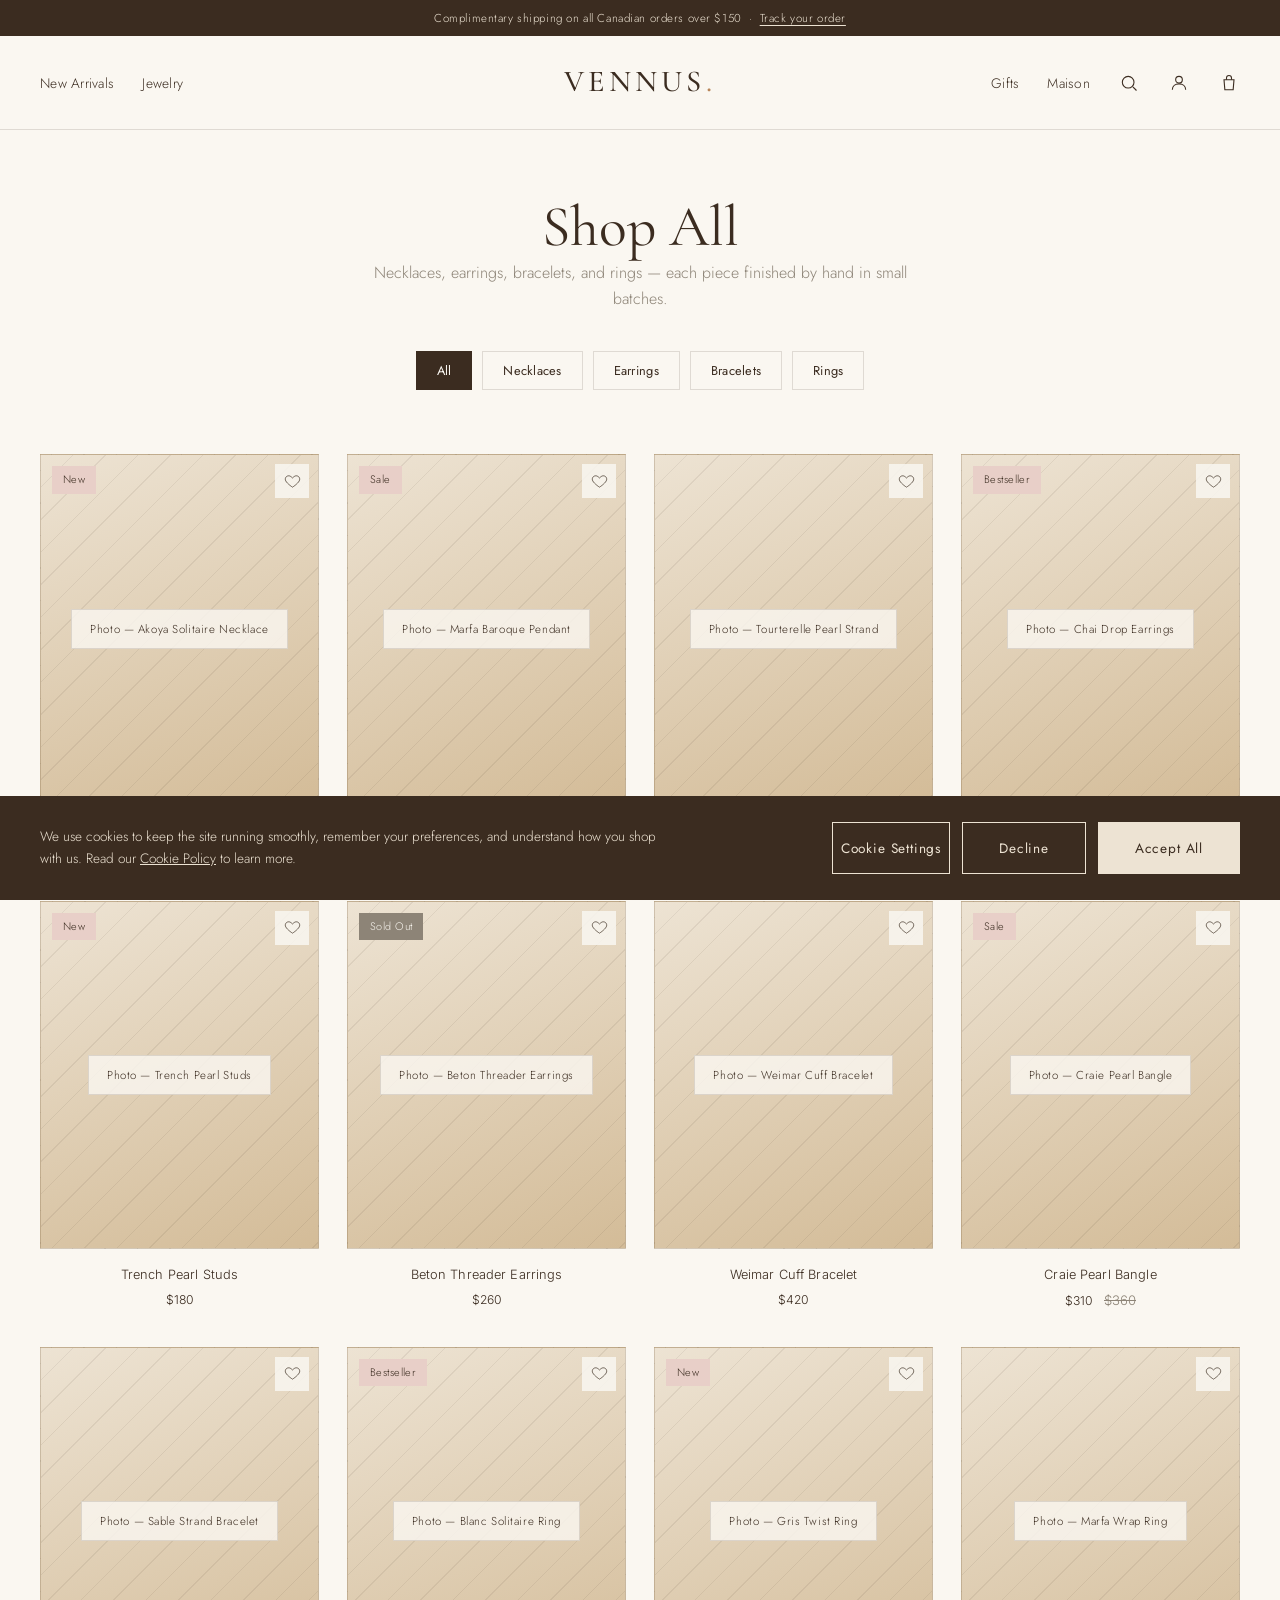
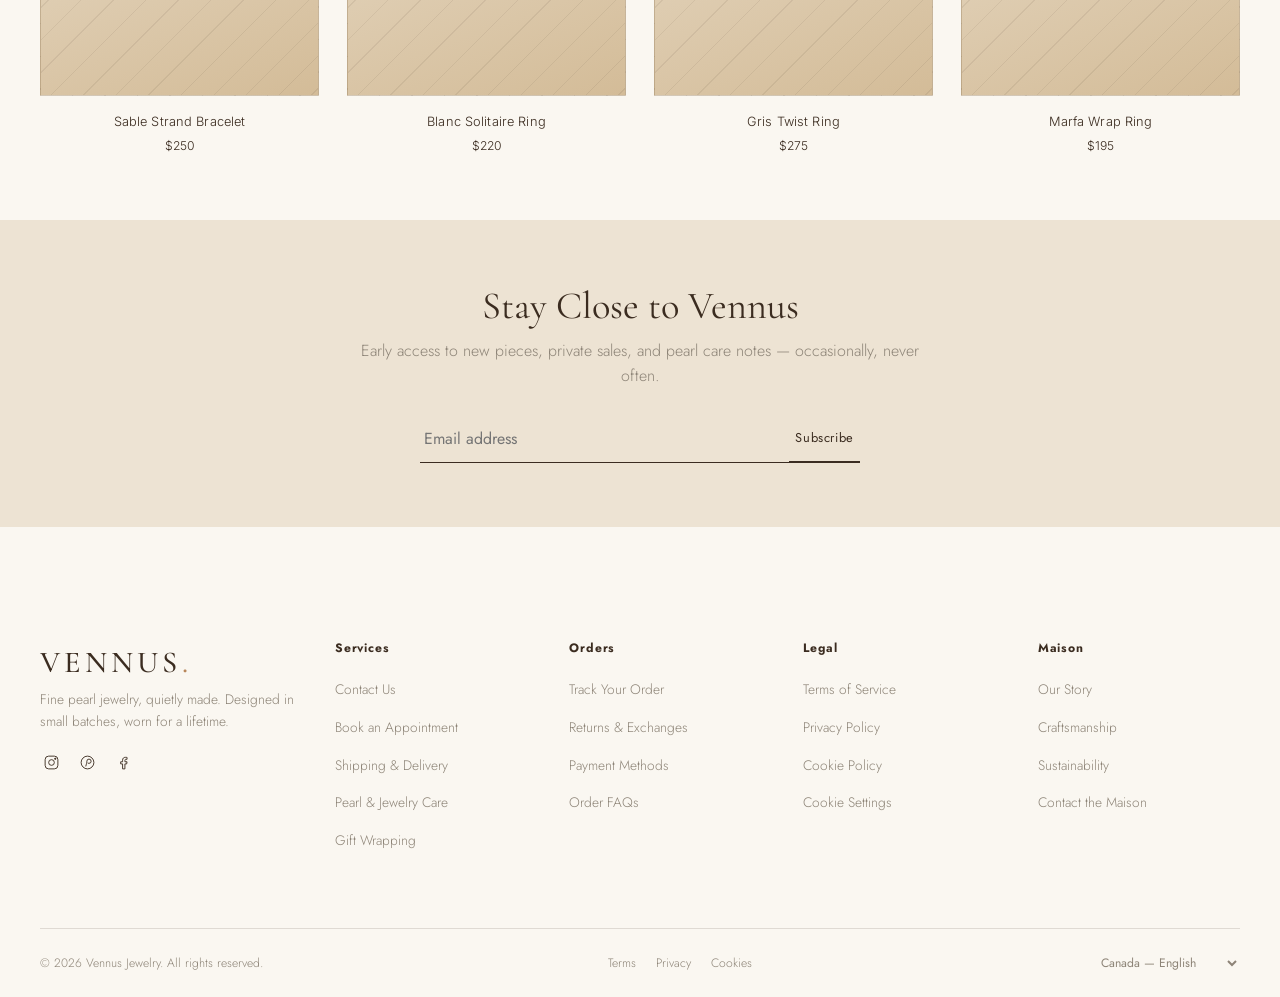
<file: shop.html>
<!DOCTYPE html>
<html lang="en">
<head>
<meta charset="UTF-8">
<meta name="viewport" content="width=device-width, initial-scale=1.0">
<title>Shop All Jewelry — VENNUS</title>
<meta name="description" content="Shop the full VENNUS collection — pearl necklaces, earrings, bracelets, and rings.">
<link rel="stylesheet" href="css/style.css?v=22">
</head>
<body>

<a href="#main" class="skip-link">Skip to content</a>

<!-- ============ TOP UTILITY BAR ============ -->
<div class="topbar">
  Complimentary shipping on all Canadian orders over $150 &nbsp;&middot;&nbsp; <a href="info.html#orders-track">Track your order</a>
</div>

<!-- ============ HEADER / NAVIGATION ============
     To change nav labels or add a category, edit the <li> items
     below. Each "has-dropdown" item shows a mega-menu on hover. -->
<header class="site-header">
  <nav class="nav-wrap" aria-label="Primary">
    <div class="nav-side nav-left">
      <button type="button" class="hamburger" data-mobile-open aria-label="Open menu">
        <span></span><span></span><span></span>
      </button>
      <ul class="primary-nav">
        <li><a href="shop.html" class="nav-link">New Arrivals</a></li>

        <!-- ===== JEWELRY MEGA MENU =====
             Columns: Gold Jewelry / Silver Jewelry / Solid Pearl
             Jewelry / Collections / Gifts. To edit a column, change
             the <h5> heading and the <li> links beneath it. -->
        <li class="has-dropdown">
          <a href="shop.html" class="nav-link" aria-haspopup="true" aria-expanded="false">Jewelry</a>
          <div class="mega-menu">
            <div class="mega-inner">
              <a class="mega-feature" href="shop.html">
                <div class="placeholder-block" data-editable-image="mega_feature_jewelry" aria-hidden="true"><span class="placeholder-label">Feature image — 760×570px</span></div>
                <span class="mega-feature-label">Precious Moments</span>
              </a>
              <div class="mega-cols">
                <div class="mega-col">
                  <h5>Gold Jewelry</h5>
                  <ul>
                    <li><a href="shop.html?category=rings">Rings</a></li>
                    <li><a href="shop.html?category=rings">Wedding rings</a></li>
                    <li><a href="shop.html?category=bracelets">Bracelets</a></li>
                    <li><a href="shop.html?category=necklaces">Necklaces and pendants</a></li>
                    <li><a href="shop.html?category=earrings">Earrings</a></li>
                    <li><a href="shop.html">View all</a></li>
                  </ul>
                </div>
                <div class="mega-col">
                  <h5>Silver Jewelry</h5>
                  <ul>
                    <li><a href="shop.html?category=rings">Rings</a></li>
                    <li><a href="shop.html?category=bracelets">Bracelets</a></li>
                    <li><a href="shop.html?category=necklaces">Necklaces and pendants</a></li>
                    <li><a href="shop.html?category=earrings">Earrings</a></li>
                    <li><a href="shop.html">View all</a></li>
                  </ul>
                </div>
                <div class="mega-col">
                  <h5>Solid Pearl Jewelry</h5>
                  <ul>
                    <li><a href="shop.html?category=necklaces">Pearl strands</a></li>
                    <li><a href="shop.html?category=necklaces">Necklaces and pendants</a></li>
                    <li><a href="shop.html?category=earrings">Earrings</a></li>
                    <li><a href="shop.html?category=bracelets">Bracelets</a></li>
                    <li><a href="shop.html">View all</a></li>
                  </ul>
                </div>
                <div class="mega-col">
                  <h5>Collections</h5>
                  <ul>
                    <li><a href="shop.html">Akoya</a></li>
                    <li><a href="shop.html">White South Sea</a></li>
                    <li><a href="shop.html">Keshi</a></li>
                  </ul>
                </div>
                <div class="mega-col">
                  <h5>Gifts</h5>
                  <ul>
                    <li><a href="shop.html">Gifts for her</a></li>
                    <li><a href="shop.html">Bridal gifts</a></li>
                    <li><a href="shop.html">Under $300</a></li>
                    <li><a href="info.html#services-gifting">Gift wrapping</a></li>
                  </ul>
                </div>
              </div>
            </div>
          </div>
        </li>
      </ul>
    </div>

    <a href="index.html" class="logo">VENNUS<span>.</span></a>

    <div class="nav-side nav-right">
      <ul class="primary-nav">
        <li><a href="shop.html" class="nav-link">Gifts</a></li>

        <!-- ===== MAISON MEGA MENU ===== -->
        <li class="has-dropdown">
          <a href="maison.html" class="nav-link" aria-haspopup="true" aria-expanded="false">Maison</a>
          <div class="mega-menu">
            <div class="mega-inner">
              <a class="mega-feature" href="maison.html">
                <div class="placeholder-block" data-editable-image="mega_feature_maison" aria-hidden="true"><span class="placeholder-label">Feature image — 760×570px</span></div>
                <span class="mega-feature-label">Inside the Atelier</span>
              </a>
              <div class="mega-cols">
                <div class="mega-col">
                  <h5>The Maison of Vennus</h5>
                  <ul>
                    <li><a href="maison.html#story">Our story</a></li>
                    <li><a href="maison.html#craft">Craftsmanship</a></li>
                    <li><a href="maison.html#sustainability">Sustainability</a></li>
                    <li><a href="info.html#services-care">Pearl care</a></li>
                    <li><a href="info.html#services-contact">Contact the maison</a></li>
                  </ul>
                </div>
              </div>
            </div>
          </div>
        </li>
      </ul>

      <button type="button" class="icon-btn" data-search-open aria-label="Search">
        <svg viewBox="0 0 24 24"><circle cx="11" cy="11" r="7" fill="none"/><line x1="21" y1="21" x2="16.65" y2="16.65"/></svg>
      </button>
      <a href="login.html" class="icon-btn" aria-label="Account">
        <svg viewBox="0 0 24 24"><circle cx="12" cy="8" r="4" fill="none"/><path d="M4 20c0-4.4 3.6-7 8-7s8 2.6 8 7" fill="none"/></svg>
      </a>
      <button type="button" class="icon-btn" data-cart-open aria-label="Open bag">
        <svg viewBox="0 0 24 24"><path d="M6 8h12l-1 12H7L6 8z" fill="none"/><path d="M9 8V6a3 3 0 0 1 6 0v2" fill="none"/></svg>
        <span class="cart-count" style="display:none;">0</span>
      </button>
    </div>
  </nav>
</header>

<!-- ============ MOBILE MENU ============ -->
<div class="mobile-menu" id="mobileMenu">
  <button type="button" class="icon-btn mobile-close" data-mobile-close aria-label="Close menu">
    <svg viewBox="0 0 24 24"><line x1="4" y1="4" x2="20" y2="20"/><line x1="20" y1="4" x2="4" y2="20"/></svg>
  </button>
  <ul class="mobile-primary">
    <li><a href="shop.html">New Arrivals</a></li>
    <li>
      <button type="button" class="mobile-toggle" data-mobile-toggle="mMenuJewelry" aria-expanded="false">
        Jewelry <span class="chevron">+</span>
      </button>
      <ul class="mobile-submenu" id="mMenuJewelry">
        <li><a href="shop.html?category=rings">Rings</a></li>
        <li><a href="shop.html?category=bracelets">Bracelets</a></li>
        <li><a href="shop.html?category=necklaces">Necklaces &amp; Pendants</a></li>
        <li><a href="shop.html?category=earrings">Earrings</a></li>
        <li><a href="shop.html">Gold, Silver &amp; Solid Pearl</a></li>
        <li><a href="shop.html">View All Jewelry</a></li>
      </ul>
    </li>
    <li><a href="shop.html">Gifts</a></li>
    <li>
      <button type="button" class="mobile-toggle" data-mobile-toggle="mMenuMaison" aria-expanded="false">
        Maison <span class="chevron">+</span>
      </button>
      <ul class="mobile-submenu" id="mMenuMaison">
        <li><a href="maison.html#story">Our Story</a></li>
        <li><a href="maison.html#craft">Craftsmanship</a></li>
        <li><a href="maison.html#sustainability">Sustainability</a></li>
        <li><a href="maison.html">The Maison of Vennus</a></li>
      </ul>
    </li>
  </ul>
  <ul class="mobile-utility">
    <li><a href="login.html">Account</a></li>
    <li><a href="info.html#services-contact">Services</a></li>
    <li><a href="info.html#orders-track">Track Your Order</a></li>
    <li><a href="info.html#legal-terms">Legal</a></li>
  </ul>
</div>

<!-- ============ SEARCH OVERLAY ============ -->
<div class="search-overlay" id="searchOverlay">
  <button type="button" class="icon-btn search-close" data-search-close aria-label="Close search">
    <svg viewBox="0 0 24 24"><line x1="4" y1="4" x2="20" y2="20"/><line x1="20" y1="4" x2="4" y2="20"/></svg>
  </button>
  <div class="search-box">
    <form id="searchForm">
      <label for="searchInput" class="visually-hidden">Search</label>
      <input type="text" id="searchInput" placeholder="Search pearls, necklaces, gifts…" autocomplete="off">
      <button type="submit" class="icon-btn" aria-label="Submit search">
        <svg viewBox="0 0 24 24"><circle cx="11" cy="11" r="7" fill="none"/><line x1="21" y1="21" x2="16.65" y2="16.65"/></svg>
      </button>
    </form>
  </div>
</div>

<!-- ============ CART DRAWER ============ -->
<div class="drawer-backdrop" id="drawerBackdrop"></div>
<aside class="cart-drawer" id="cartDrawer" aria-label="Shopping bag">
  <div class="cart-drawer-header">
    <h3>Your Bag</h3>
    <button type="button" class="icon-btn" data-cart-close aria-label="Close bag">
      <svg viewBox="0 0 24 24"><line x1="4" y1="4" x2="20" y2="20"/><line x1="20" y1="4" x2="4" y2="20"/></svg>
    </button>
  </div>
  <div class="cart-items">
    <div class="cart-empty" id="cartEmpty">Your bag is currently empty.</div>
    <div id="cartItemsList"></div>
  </div>
  <div class="cart-drawer-footer">
    <div class="cart-subtotal"><span>Subtotal</span><span id="cartSubtotal">$0</span></div>
    <button type="button" class="btn btn-primary btn-block" id="checkoutBtn">Checkout</button>
    <p class="cart-note">Shipping, taxes, and any discounts calculated at checkout.</p>
  </div>
</aside>

<!-- ============ MAIN CONTENT ============ -->
<main id="main">

  <section class="section-tight">
    <div class="container">
      <div class="section-header" style="margin-bottom:40px;">
        <h1 id="shopHeading">Shop All</h1>
        <p>Necklaces, earrings, bracelets, and rings — each piece finished by hand in small batches.</p>
      </div>

      <!-- Filter chips: data-filter must match a "category" value in js/products.js -->
      <div class="filter-bar">
        <button type="button" class="filter-chip active" data-filter="all">All</button>
        <button type="button" class="filter-chip" data-filter="necklaces">Necklaces</button>
        <button type="button" class="filter-chip" data-filter="earrings">Earrings</button>
        <button type="button" class="filter-chip" data-filter="bracelets">Bracelets</button>
        <button type="button" class="filter-chip" data-filter="rings">Rings</button>
      </div>

      <!-- Auto-filled from products.js — add/edit products there, not here -->
      <div class="product-grid" id="productGrid"></div>
    </div>
  </section>

</main>

<!-- ============ FOOTER ============ -->
<footer class="site-footer">
  <div class="newsletter-band">
    <div class="container">
      <h2>Stay Close to Vennus</h2>
      <p>Early access to new pieces, private sales, and pearl care notes — occasionally, never often.</p>
      <form id="newsletterForm" class="newsletter-form">
        <label for="newsletterEmail" class="visually-hidden">Email address</label>
        <input type="email" id="newsletterEmail" placeholder="Email address" required>
        <button type="submit">Subscribe</button>
      </form>
      <p class="form-success" id="newsletterSuccess" style="display:none; max-width:440px; margin:16px auto 0;">Thank you — you're on the list.</p>
    </div>
  </div>

  <div class="container">
    <div class="footer-columns">
      <div class="footer-brand">
        <a href="index.html" class="logo">VENNUS<span>.</span></a>
        <p>Fine pearl jewelry, quietly made. Designed in small batches, worn for a lifetime.</p>
        <div class="footer-social">
          <a href="#" class="icon-btn" aria-label="Instagram"><svg viewBox="0 0 24 24"><rect x="3" y="3" width="18" height="18" rx="5" fill="none"/><circle cx="12" cy="12" r="4" fill="none"/><circle cx="17.3" cy="6.7" r="0.9" fill="currentColor"/></svg></a>
          <a href="#" class="icon-btn" aria-label="Pinterest"><svg viewBox="0 0 24 24"><circle cx="12" cy="12" r="9" fill="none"/><path d="M9.5 17.5c1-3 1.6-5.8 1.6-7.3a3 3 0 1 1 3 3c-1 0-1.9-.5-1.9-.5" fill="none"/></svg></a>
          <a href="#" class="icon-btn" aria-label="Facebook"><svg viewBox="0 0 24 24"><path d="M14 21v-7h2.5l.5-3H14V9c0-.9.3-1.5 1.6-1.5H17V4.8C16.7 4.8 15.7 4.7 14.6 4.7c-2.3 0-3.9 1.4-3.9 4v2.3H8v3h2.7v7H14z" fill="none"/></svg></a>
        </div>
      </div>

      <div class="footer-col">
        <h5>Services</h5>
        <ul>
          <li><a href="info.html#services-contact">Contact Us</a></li>
          <li><a href="info.html#services-appointment">Book an Appointment</a></li>
          <li><a href="info.html#services-shipping">Shipping &amp; Delivery</a></li>
          <li><a href="info.html#services-care">Pearl &amp; Jewelry Care</a></li>
          <li><a href="info.html#services-gifting">Gift Wrapping</a></li>
        </ul>
      </div>

      <div class="footer-col">
        <h5>Orders</h5>
        <ul>
          <li><a href="info.html#orders-track">Track Your Order</a></li>
          <li><a href="info.html#orders-returns">Returns &amp; Exchanges</a></li>
          <li><a href="info.html#orders-payment">Payment Methods</a></li>
          <li><a href="info.html#orders-faq">Order FAQs</a></li>
        </ul>
      </div>

      <div class="footer-col">
        <h5>Legal</h5>
        <ul>
          <li><a href="info.html#legal-terms">Terms of Service</a></li>
          <li><a href="info.html#legal-privacy">Privacy Policy</a></li>
          <li><a href="info.html#legal-cookies">Cookie Policy</a></li>
          <li><a href="#" data-cookie-settings>Cookie Settings</a></li>
        </ul>
      </div>

      <div class="footer-col">
        <h5>Maison</h5>
        <ul>
          <li><a href="maison.html#story">Our Story</a></li>
          <li><a href="maison.html#craft">Craftsmanship</a></li>
          <li><a href="maison.html#sustainability">Sustainability</a></li>
          <li><a href="info.html#services-contact">Contact the Maison</a></li>
        </ul>
      </div>
    </div>

    <div class="footer-bottom">
      <p>&copy; <span id="copyrightYear">2026</span> Vennus Jewelry. All rights reserved.</p>
      <div class="footer-bottom-links">
        <a href="info.html#legal-terms">Terms</a>
        <a href="info.html#legal-privacy">Privacy</a>
        <a href="info.html#legal-cookies">Cookies</a>
      </div>
      <div class="footer-region">
        <label for="regionSelect" class="visually-hidden">Region</label>
        <select id="regionSelect">
          <option>Canada — English</option>
          <option>Canada — Français</option>
          <option>United States — English</option>
        </select>
      </div>
    </div>
  </div>
</footer>

<!-- ============ COOKIE CONSENT BANNER ============ -->
<div class="cookie-banner" id="cookieBanner" role="dialog" aria-label="Cookie preferences">
  <div class="cookie-inner">
    <p class="cookie-text">We use cookies to keep the site running smoothly, remember your preferences, and understand how you shop with us. Read our <a href="info.html#legal-cookies">Cookie Policy</a> to learn more.</p>
    <div class="cookie-actions">
      <button type="button" class="btn btn-ghost" data-cookie-settings>Cookie Settings</button>
      <button type="button" class="btn btn-secondary" id="cookieDecline">Decline</button>
      <button type="button" class="btn btn-primary" id="cookieAccept">Accept All</button>
    </div>
  </div>
</div>

<div class="modal-backdrop" id="cookieModalBackdrop">
  <div class="modal" role="dialog" aria-modal="true" aria-label="Cookie settings">
    <button type="button" class="icon-btn modal-close" data-modal-close aria-label="Close">
      <svg viewBox="0 0 24 24"><line x1="4" y1="4" x2="20" y2="20"/><line x1="20" y1="4" x2="4" y2="20"/></svg>
    </button>
    <h3>Cookie Preferences</h3>
    <p>Choose which cookies you're comfortable with. You can update this anytime from the "Cookie Settings" link in our footer.</p>

    <div class="cookie-option">
      <div><h4>Strictly Necessary</h4><p>Required for the site, bag, and checkout to function. Always on.</p></div>
      <label class="switch"><input type="checkbox" checked disabled><span class="switch-track"></span></label>
    </div>
    <div class="cookie-option">
      <div><h4>Performance &amp; Analytics</h4><p>Helps us understand how the site is used so we can improve it.</p></div>
      <label class="switch"><input type="checkbox" id="toggleAnalytics" checked><span class="switch-track"></span></label>
    </div>
    <div class="cookie-option">
      <div><h4>Functional</h4><p>Remembers preferences like your region and wishlist.</p></div>
      <label class="switch"><input type="checkbox" id="toggleFunctional" checked><span class="switch-track"></span></label>
    </div>
    <div class="cookie-option">
      <div><h4>Marketing</h4><p>Used to personalize offers and measure campaign performance.</p></div>
      <label class="switch"><input type="checkbox" id="toggleMarketing"><span class="switch-track"></span></label>
    </div>

    <div class="modal-actions">
      <button type="button" class="btn btn-secondary" data-modal-close>Cancel</button>
      <button type="button" class="btn btn-primary" id="cookieSavePrefs">Save Preferences</button>
    </div>
  </div>
</div>

<script src="js/products.js?v=6"></script>
<script src="js/vennus-api.js?v=11"></script>
<script src="js/vennus-admin-bar.js?v=15"></script>
<!-- Customer service chat is built (js/vennus-chat.js) but its backend isn't connected yet, so it's disabled here for now.
<script src="js/vennus-chat.js?v=1"></script>
-->
<script src="js/cart.js?v=5"></script>
<script src="js/render.js?v=8"></script>
<script src="js/main.js?v=8"></script>
</body>
</html>
</file>
<file: css/style.css>
/* =================================================================
   VENNUS JEWELRY — Stylesheet
   -----------------------------------------------------------------
   Organized in sections:
   1. Fonts & Design Tokens (EDIT COLORS HERE)
   2. Reset & Base
   3. Layout & Utilities
   4. Buttons & Form Elements
   5. Top Bar & Header / Navigation
   6. Mega Menu Dropdown
   7. Search Overlay
   8. Cart Drawer
   9. Mobile Menu
   10. Cookie Consent Banner + Settings Modal
   11. Hero & Editorial Sections
   12. Product Grid & Product Card
   13. Product Detail Page
   14. Login / Account Page
   15. Info Page (Services / Orders / Legal)
   16. Footer
   17. Responsive
   ================================================================= */

@import url('https://fonts.googleapis.com/css2?family=Cormorant+Garamond:ital,wght@0,300;0,400;0,500;0,600;1,400&family=Jost:wght@300;400;500&family=Inter:wght@300;400;500&display=swap');

/* -----------------------------------------------------------------
   1. DESIGN TOKENS — this is the palette from your Hermès swatch
   board. Adjust these six core values to retune the whole site.
   ----------------------------------------------------------------- */
:root {
  /* Core palette (from uploaded swatch references) */
  --blanc: #FAF7F1;         /* base background — "Blanc" */
  --craie: #EDE3D3;         /* section / card background — "Craie" */
  --sand: #C9AC80;          /* "Beige Marfa" — primary accent / borders */
  --chai: #B8865A;          /* "Chai" — CTA hover, links */
  --beton: #8D8477;         /* "Beton" — muted text, dividers */
  --umber: #3B2C20;         /* "Beige de Weimar" deepened — headings, text */

  /* Sparing highlight accents */
  --blush: #E8CFC8;         /* light pink — used only for tags/focus/small accents */
  --champagne: #E4D5AC;     /* light warm yellow — used only for gold-foil hover edges */

  /* Functional */
  --white: #FFFFFF;
  --line: rgba(59, 44, 32, 0.14);      /* hairline divider */
  --line-soft: rgba(59, 44, 32, 0.08);
  --overlay: rgba(35, 26, 18, 0.45);
  --shadow-soft: 0 8px 30px rgba(59, 44, 32, 0.10);

  /* Type */
  --font-display: 'Cormorant Garamond', 'Times New Roman', serif;
  --font-body: 'Jost', 'Helvetica Neue', Arial, sans-serif;
  /* Product name/price/category specifically. Both Toteme ("Toteme
     Sans") and Celine ("Neue Haas Grotesk Text", pasted from their
     own CDN) use fonts that are either exclusive/proprietary or a
     genuine paid commercial typeface (Neue Haas Grotesk is real and
     well-known, but licensed — Celine's own hosted copy isn't
     something to link to). Inter is the closest freely-licensed
     match to that same clean, neutral Helvetica-family grotesque. */
  --font-product: 'Inter', 'Helvetica Neue', Arial, sans-serif;

  /* Rhythm */
  --container-max: 1400px;
  --gap-xs: 8px;
  --gap-sm: 16px;
  --gap-md: 32px;
  --gap-lg: 64px;
  --gap-xl: 112px;

  --ease: cubic-bezier(0.4, 0, 0.2, 1);
}

/* -----------------------------------------------------------------
   2. RESET & BASE
   ----------------------------------------------------------------- */
* { box-sizing: border-box; margin: 0; padding: 0; }

html { scroll-behavior: smooth; }

body {
  font-family: var(--font-body);
  font-weight: 300;
  color: var(--umber);
  background: var(--blanc);
  line-height: 1.6;
  -webkit-font-smoothing: antialiased;
  overflow-x: hidden;
}

img { max-width: 100%; display: block; }

a {
  color: inherit;
  text-decoration: none;
}

button {
  font-family: inherit;
  border: none;
  background: none;
  cursor: pointer;
  color: inherit;
}

input, select, textarea {
  font-family: inherit;
  font-size: inherit;
  color: inherit;
}

ul { list-style: none; }

h1, h2, h3, h4 {
  font-family: var(--font-display);
  font-weight: 500;
  line-height: 1.15;
  color: var(--umber);
}

h1 { font-size: clamp(2.4rem, 4.5vw, 4rem); font-weight: 400; }
h2 { font-size: clamp(1.9rem, 3vw, 2.6rem); font-weight: 400; }
h3 { font-size: 1.4rem; }
h4 { font-size: 1.1rem; letter-spacing: 0.03em; }

p { max-width: 62ch; }

/* Visible keyboard focus everywhere */
a:focus-visible,
button:focus-visible,
input:focus-visible,
select:focus-visible,
textarea:focus-visible {
  outline: 2px solid var(--chai);
  outline-offset: 3px;
}

@media (prefers-reduced-motion: reduce) {
  *, *::before, *::after {
    animation-duration: 0.001ms !important;
    transition-duration: 0.001ms !important;
    scroll-behavior: auto !important;
  }
}

/* -----------------------------------------------------------------
   3. LAYOUT & UTILITIES
   ----------------------------------------------------------------- */
.container {
  max-width: var(--container-max);
  margin: 0 auto;
  padding: 0 40px;
}

.section {
  padding: var(--gap-xl) 0;
}

.section-tight { padding: var(--gap-lg) 0; }

.section-header {
  text-align: center;
  max-width: 620px;
  margin: 0 auto var(--gap-lg);
}

.section-header p {
  margin: 0 auto;
  color: var(--beton);
}

.hairline {
  border: none;
  border-top: 1px solid var(--line);
}

.center { text-align: center; }

.visually-hidden {
  position: absolute;
  width: 1px; height: 1px;
  overflow: hidden;
  clip: rect(0 0 0 0);
  white-space: nowrap;
}

.skip-link {
  position: absolute;
  left: -999px;
  top: 0;
  background: var(--umber);
  color: var(--blanc);
  padding: 12px 20px;
  z-index: 999;
}
.skip-link:focus { left: 16px; top: 16px; }

/* -----------------------------------------------------------------
   4. BUTTONS & FORM ELEMENTS
   ----------------------------------------------------------------- */
.btn {
  display: inline-flex;
  align-items: center;
  justify-content: center;
  gap: 8px;
  padding: 15px 36px;
  font-family: var(--font-body);
  font-size: 0.85rem;
  letter-spacing: 0.06em;
  border: 1px solid var(--umber);
  transition: background 0.3s var(--ease), color 0.3s var(--ease), border-color 0.3s var(--ease);
  cursor: pointer;
  white-space: nowrap;
}

.btn-primary {
  background: var(--umber);
  color: var(--blanc);
}
.btn-primary:hover { background: var(--chai); border-color: var(--chai); }

.btn-secondary {
  background: transparent;
  color: var(--umber);
  border-color: var(--umber);
}
.btn-secondary:hover { background: var(--umber); color: var(--blanc); }

.btn-ghost {
  border-color: transparent;
  padding: 15px 8px;
  border-bottom: 1px solid var(--umber);
}
.btn-ghost:hover { color: var(--chai); border-color: var(--chai); }

.btn-block { width: 100%; }
.btn-sm { padding: 10px 22px; font-size: 0.78rem; }

.field {
  margin-bottom: 22px;
}
.field label {
  display: block;
  font-size: 0.78rem;
  letter-spacing: 0.04em;
  color: var(--beton);
  margin-bottom: 8px;
}
.field input,
.field select,
.field textarea {
  width: 100%;
  padding: 13px 14px;
  background: var(--white);
  border: 1px solid var(--line);
  transition: border-color 0.2s var(--ease);
}
.field input:focus,
.field select:focus,
.field textarea:focus {
  border-color: var(--sand);
  outline: none;
}

/* -----------------------------------------------------------------
   5. TOP BAR & HEADER / NAVIGATION
   ----------------------------------------------------------------- */
.topbar {
  background: var(--umber);
  color: var(--craie);
  font-size: 0.72rem;
  letter-spacing: 0.05em;
  text-align: center;
  padding: 9px 20px;
}

.topbar a { text-decoration: underline; text-underline-offset: 3px; }

.site-header {
  position: sticky;
  top: 0;
  z-index: 60;
  background: var(--blanc);
  border-bottom: 1px solid var(--line);
  transition: background 0.35s var(--ease), border-color 0.35s var(--ease);
  /* The mega-menu positions itself against this element (sticky counts
     as positioned), which is how it spans the full width of the page.
     overflow must stay visible or the panel would be clipped. */
  overflow: visible;
}

/* -----------------------------------------------------------------
   TRANSLUCENT HEADER OVER THE HERO
   Pages that open with a hero image/video carry class="hero-page" on
   <body>. The hero is pulled up underneath the nav so the media runs
   edge to edge behind it, and the bar itself is a frosted, translucent
   white (so the image still shows through softly, à la Hermès) until
   you scroll past the hero — at which point it becomes fully solid.
   ----------------------------------------------------------------- */
body.hero-page .site-header {
  background: rgba(250, 247, 241, 0.72);
  backdrop-filter: blur(10px);
  -webkit-backdrop-filter: blur(10px);
  border-bottom-color: rgba(59, 44, 32, 0.08);
}

body.hero-page .hero {
  margin-top: calc(-1 * var(--header-h, 78px));
}

/* Solid again once scrolled, or while a mega-menu is open */
body.hero-page .site-header.is-solid,
body.hero-page .site-header.menu-open {
  background: var(--blanc);
  border-bottom-color: var(--line);
}

/* OPTIONAL: if your hero image or video is DARK, add class
   "header-light" alongside "hero-page" on <body> and the nav will
   switch to cream text so it stays readable over the footage.
   e.g. <body class="hero-page header-light"> */
body.hero-page.header-light .site-header:not(.is-solid):not(.menu-open) .nav-link,
body.hero-page.header-light .site-header:not(.is-solid):not(.menu-open) .logo {
  color: var(--blanc);
}
body.hero-page.header-light .site-header:not(.is-solid):not(.menu-open) .icon-btn svg {
  stroke: var(--blanc);
}
body.hero-page.header-light .site-header:not(.is-solid):not(.menu-open) .hamburger span {
  background: var(--blanc);
}

.nav-wrap {
  display: grid;
  grid-template-columns: 1fr auto 1fr;
  align-items: center;
  padding: 22px 40px;
  gap: 24px;
}

.nav-side {
  display: flex;
  align-items: center;
  gap: 28px;
}
.nav-side.nav-right { justify-content: flex-end; }

.primary-nav {
  display: flex;
  gap: 28px;
}

/* Nav items are intentionally NOT position:relative — the mega-menu
   must position itself against .site-header (which is sticky, and so
   acts as the containing block) in order to span full width. */
.primary-nav > li { position: static; }

.nav-link {
  font-size: 0.86rem;
  letter-spacing: 0.02em;
  padding: 6px 0;
  position: relative;
}
.nav-link::after {
  content: '';
  position: absolute;
  left: 0; right: 0; bottom: -2px;
  height: 1px;
  background: var(--chai);
  transform: scaleX(0);
  transform-origin: left;
  transition: transform 0.25s var(--ease);
}
.nav-link:hover::after,
.nav-link[aria-expanded="true"]::after { transform: scaleX(1); }

.logo {
  font-family: var(--font-display);
  font-size: 1.9rem;
  letter-spacing: 0.14em;
  text-align: center;
  font-weight: 500;
  white-space: nowrap;
}
.logo span { color: var(--chai); }

.icon-btn {
  position: relative;
  width: 22px;
  height: 22px;
  display: inline-flex;
  align-items: center;
  justify-content: center;
}
.icon-btn svg { width: 20px; height: 20px; stroke: var(--umber); fill: none; stroke-width: 1.3; }
.icon-btn:hover svg { stroke: var(--chai); }

.cart-count {
  position: absolute;
  top: -8px; right: -10px;
  background: var(--chai);
  color: var(--blanc);
  font-size: 0.62rem;
  width: 16px; height: 16px;
  border-radius: 50%;
  display: flex; align-items: center; justify-content: center;
  font-family: var(--font-body);
}

.hamburger { display: none; flex-direction: column; gap: 5px; width: 24px; }
.hamburger span { display: block; height: 1px; background: var(--umber); width: 100%; }

/* -----------------------------------------------------------------
   6. MEGA MENU DROPDOWN (Hermès-style)
   The panel spans the full width of the header and sits FLUSH
   against its bottom edge (top: 100%), so there is no gap for the
   pointer to cross on the way down. This is what lets you move
   from the nav link into the menu without it closing.
   ----------------------------------------------------------------- */
.mega-menu {
  position: absolute;
  top: 100%;
  left: 0;
  right: 0;
  width: 100%;
  background: var(--blanc);
  border-top: 1px solid var(--line);
  box-shadow: 0 14px 30px rgba(59, 44, 32, 0.08);
  padding: 46px 0 54px;
  z-index: 55;
  opacity: 0;
  visibility: hidden;
  pointer-events: none;
  transform: translateY(-6px);
  transition: opacity 0.22s var(--ease), transform 0.22s var(--ease), visibility 0.22s;
}

.primary-nav li.open > .mega-menu {
  opacity: 1;
  visibility: visible;
  pointer-events: auto;
  transform: translateY(0);
}

.mega-inner {
  max-width: var(--container-max);
  margin: 0 auto;
  padding: 0 40px;
  display: grid;
  grid-template-columns: minmax(240px, 300px) 1fr;
  gap: 52px;
  align-items: start;
}

.mega-feature { display: block; position: relative; min-width: 0; }
.mega-feature .placeholder-block { min-height: 0; width: 100%; }
.mega-feature-label {
  position: absolute;
  left: 20px;
  bottom: 18px;
  font-family: var(--font-display);
  font-size: 1.15rem;
  color: var(--blanc);
  text-shadow: 0 1px 6px rgba(0,0,0,0.4);
}
.mega-feature:hover .mega-feature-label { color: var(--champagne); }

/* Five columns, matching the Hermès layout. min-width:0 stops long
   link text from forcing a column wider than its share and pushing
   the panel out past the edge of the page. */
.mega-cols {
  display: grid;
  grid-template-columns: repeat(5, minmax(0, 1fr));
  gap: 28px;
  min-width: 0;
}

.mega-col { min-width: 0; }
.mega-col h5 {
  font-family: var(--font-body);
  font-size: 0.72rem;
  letter-spacing: 0.09em;
  color: var(--umber);
  font-weight: 500;
  margin-bottom: 18px;
  padding-bottom: 12px;
  border-bottom: 1px solid var(--line-soft);
}
.mega-col ul li { margin-bottom: 13px; }
.mega-col ul li a { font-size: 0.9rem; }
.mega-col ul li a:hover { color: var(--chai); }

/* -----------------------------------------------------------------
   7. SEARCH OVERLAY
   ----------------------------------------------------------------- */
.search-overlay {
  position: fixed;
  inset: 0;
  background: var(--blanc);
  z-index: 90;
  display: flex;
  align-items: flex-start;
  justify-content: center;
  padding-top: 12vh;
  opacity: 0;
  visibility: hidden;
  transition: opacity 0.3s var(--ease);
}
.search-overlay.open { opacity: 1; visibility: visible; }

.search-box { width: min(640px, 88vw); text-align: center; }
.search-box form {
  display: flex;
  border-bottom: 1px solid var(--umber);
  padding-bottom: 14px;
}
.search-box input {
  flex: 1;
  border: none;
  background: none;
  font-family: var(--font-display);
  font-size: 1.6rem;
  padding: 6px 0;
}
.search-box input:focus { outline: none; }
.search-close {
  position: absolute;
  top: 32px; right: 40px;
}

/* -----------------------------------------------------------------
   8. CART DRAWER
   ----------------------------------------------------------------- */
.drawer-backdrop {
  position: fixed; inset: 0;
  background: var(--overlay);
  z-index: 95;
  opacity: 0; visibility: hidden;
  transition: opacity 0.3s var(--ease);
}
.drawer-backdrop.open { opacity: 1; visibility: visible; }

.cart-drawer {
  position: fixed;
  top: 0; right: 0;
  height: 100%;
  width: min(440px, 92vw);
  background: var(--blanc);
  z-index: 96;
  display: flex;
  flex-direction: column;
  transform: translateX(100%);
  transition: transform 0.35s var(--ease);
}
.cart-drawer.open { transform: translateX(0); }

.cart-drawer-header {
  display: flex; align-items: center; justify-content: space-between;
  padding: 26px 28px;
  border-bottom: 1px solid var(--line);
}
.cart-drawer-header h3 { font-size: 1.3rem; }

.cart-items {
  flex: 1;
  overflow-y: auto;
  padding: 10px 28px;
}

.cart-item {
  display: grid;
  grid-template-columns: 84px 1fr auto;
  gap: 16px;
  padding: 22px 0;
  border-bottom: 1px solid var(--line-soft);
}
.cart-item-thumb {
  width: 84px; height: 100px;
  background: var(--craie);
}
.cart-item-name { font-size: 0.95rem; margin-bottom: 4px; }
.cart-item-meta { font-size: 0.78rem; color: var(--beton); margin-bottom: 10px; }
.qty-control {
  display: inline-flex;
  align-items: center;
  border: 1px solid var(--line);
}
.qty-control button { padding: 4px 11px; font-size: 0.9rem; }
.qty-control span { padding: 0 10px; font-size: 0.85rem; min-width: 20px; text-align: center; }
.cart-item-remove { font-size: 0.72rem; color: var(--beton); text-decoration: underline; margin-top: 8px; }
.cart-item-price { font-size: 0.9rem; text-align: right; white-space: nowrap; }

.cart-empty { padding: 60px 0; text-align: center; color: var(--beton); }

.cart-drawer-footer {
  padding: 24px 28px 30px;
  border-top: 1px solid var(--line);
}
.cart-subtotal {
  display: flex; justify-content: space-between;
  font-size: 1rem; margin-bottom: 18px;
}
.cart-note { font-size: 0.75rem; color: var(--beton); text-align: center; margin-top: 12px; }

/* -----------------------------------------------------------------
   9. MOBILE MENU (Hermès-style full-screen panel: top-level
   categories that expand in place, matching sub-links tucked
   underneath, and a quiet utility row pinned to the bottom)
   ----------------------------------------------------------------- */
.mobile-menu {
  position: fixed; inset: 0;
  background: var(--blanc);
  z-index: 98;
  padding: 96px 32px 40px;
  transform: translateX(-100%);
  transition: transform 0.35s var(--ease);
  overflow-y: auto;
  display: flex;
  flex-direction: column;
}
.mobile-menu.open { transform: translateX(0); }

.mobile-primary > li { border-bottom: 1px solid var(--line-soft); }
.mobile-primary > li > a,
.mobile-toggle {
  display: flex;
  align-items: center;
  justify-content: space-between;
  width: 100%;
  text-align: left;
  padding: 18px 0;
  font-family: var(--font-display);
  font-size: 1.35rem;
}
.mobile-toggle .chevron {
  font-family: var(--font-body);
  font-size: 1.25rem;
  color: var(--beton);
  transition: transform 0.25s var(--ease);
}
.mobile-toggle[aria-expanded="true"] .chevron { transform: rotate(45deg); }

.mobile-submenu {
  max-height: 0;
  overflow: hidden;
  transition: max-height 0.3s var(--ease);
}
.mobile-submenu.open { max-height: 480px; }
.mobile-submenu li a {
  display: block;
  padding: 11px 0 11px 2px;
  font-family: var(--font-body);
  font-size: 0.92rem;
  color: var(--beton);
}
.mobile-submenu li:last-child a { padding-bottom: 18px; }
.mobile-submenu li a:hover { color: var(--chai); }

.mobile-utility {
  margin-top: auto;
  padding-top: var(--gap-md);
  border-top: 1px solid var(--line-soft);
}
.mobile-utility li a {
  display: block;
  padding: 10px 0;
  font-size: 0.76rem;
  letter-spacing: 0.06em;
  color: var(--beton);
}
.mobile-utility li a:hover { color: var(--chai); }

.mobile-close { position: fixed; top: 24px; right: 28px; z-index: 99; }

/* -----------------------------------------------------------------
   10. COOKIE CONSENT
   ----------------------------------------------------------------- */
.cookie-banner {
  position: fixed;
  left: 0; right: 0; bottom: 0;
  z-index: 200;
  background: var(--umber);
  color: var(--craie);
  padding: 26px 40px;
  transform: translateY(110%);
  transition: transform 0.5s var(--ease);
}
.cookie-banner.show { transform: translateY(0); }

.cookie-inner {
  max-width: var(--container-max);
  margin: 0 auto;
  display: flex;
  align-items: center;
  justify-content: space-between;
  gap: 40px;
  flex-wrap: wrap;
}
.cookie-text { max-width: 640px; font-size: 0.85rem; color: var(--craie); }
.cookie-text a { text-decoration: underline; }
.cookie-actions { display: flex; gap: 12px; flex-wrap: wrap; }

.cookie-banner .btn-primary { background: var(--craie); color: var(--umber); border-color: var(--craie); }
.cookie-banner .btn-primary:hover { background: var(--blush); border-color: var(--blush); }
.cookie-banner .btn-secondary { color: var(--craie); border-color: var(--craie); }
.cookie-banner .btn-secondary:hover { background: var(--craie); color: var(--umber); }
.cookie-banner .btn-ghost { color: var(--craie); border-color: var(--craie); }

.modal-backdrop {
  position: fixed; inset: 0;
  background: var(--overlay);
  z-index: 210;
  display: none;
  align-items: center;
  justify-content: center;
  padding: 24px;
}
.modal-backdrop.open { display: flex; }

.modal {
  background: var(--blanc);
  max-width: 560px;
  width: 100%;
  max-height: 86vh;
  overflow-y: auto;
  padding: 40px;
  position: relative;
}
.modal h3 { margin-bottom: 8px; }
.modal > p { color: var(--beton); font-size: 0.88rem; margin-bottom: 28px; }
.modal-close { position: absolute; top: 24px; right: 24px; }

.cookie-option {
  display: flex;
  justify-content: space-between;
  align-items: flex-start;
  gap: 20px;
  padding: 18px 0;
  border-bottom: 1px solid var(--line-soft);
}
.cookie-option h4 { font-size: 0.92rem; font-family: var(--font-body); font-weight: 500; margin-bottom: 4px; }
.cookie-option p { font-size: 0.8rem; color: var(--beton); }

.switch {
  position: relative;
  width: 42px; height: 24px;
  flex-shrink: 0;
}
.switch input { opacity: 0; width: 0; height: 0; }
.switch-track {
  position: absolute; inset: 0;
  background: var(--line);
  cursor: pointer;
  transition: background 0.2s var(--ease);
}
.switch-track::before {
  content: '';
  position: absolute;
  height: 18px; width: 18px;
  left: 3px; top: 3px;
  background: var(--white);
  transition: transform 0.2s var(--ease);
}
.switch input:checked + .switch-track { background: var(--chai); }
.switch input:checked + .switch-track::before { transform: translateX(18px); }
.switch input:disabled + .switch-track { background: var(--sand); opacity: 0.6; cursor: not-allowed; }

.modal-actions { display: flex; gap: 12px; margin-top: 30px; flex-wrap: wrap; }

/* -----------------------------------------------------------------
   11. HERO & EDITORIAL
   ----------------------------------------------------------------- */
.hero {
  position: relative;
  aspect-ratio: 16 / 9;
  min-height: 160px;
  overflow: hidden;
}
/* Reserving the right SHAPE on .hero itself (above) doesn't make its
   content actually fill it — a normal-flow child just sits at its own
   natural height regardless of how much space its parent reserved.
   Absolutely positioning the placeholder/image to fill that reserved
   box is what actually uses it. */
.hero .placeholder-block { position: absolute; inset: 0; }
/* The hero is locked to a firm 1920×1080 (16:9) shape (matching the crop
   tool's locked box for this spot — see LOCKED_ASPECT in the admin
   bar), so the container reserves that real shape immediately via
   CSS, rather than depending on the image having already loaded to
   know its own height. The image/video itself covers this box
   exactly, same as any other fixed-shape spot (a category tile, a
   product photo). */
.hero-content {
  position: absolute;
  inset: 0;
  z-index: 1;
  display: flex;
  flex-direction: column;
  justify-content: flex-end;
  padding: 0 40px 72px;
  width: 100%;
  color: var(--umber);
}
.hero-content.on-image { color: var(--blanc); }
.hero-eyebrow { font-size: 0.8rem; letter-spacing: 0.08em; margin-bottom: 14px; opacity: 0.85; }
.hero-content h1 { max-width: 720px; margin-bottom: 22px; }
.hero-actions { display: flex; gap: 14px; }
.hero-content.on-image .btn-secondary { border-color: var(--blanc); color: var(--blanc); }
.hero-content.on-image .btn-secondary:hover { background: var(--blanc); color: var(--umber); }

.placeholder-block {
  background:
    repeating-linear-gradient(135deg, transparent, transparent 22px, var(--line-soft) 22px, var(--line-soft) 23px),
    linear-gradient(160deg, var(--craie), var(--sand) 140%);
  border: 1px solid var(--line);
  display: flex;
  align-items: center;
  justify-content: center;
  color: var(--umber);
  text-align: center;
  min-height: 200px;
}
.placeholder-block .placeholder-label {
  font-size: 0.72rem;
  letter-spacing: 0.05em;
  color: var(--umber);
  background: rgba(250, 247, 241, 0.82);
  padding: 10px 18px;
  border: 1px solid var(--line);
}

.editorial-split {
  display: grid;
  grid-template-columns: 1fr 1fr;
  gap: 0;
  align-items: center;
}
/* No forced min-height here anymore — a genuinely-cropped photo
   should show at its own real height (see vennusApplyEditableImage's
   "natural size" handling), not be stretched or clipped to match a
   fixed number. The base .placeholder-block rule's min-height still
   applies as a sensible floor for the empty/no-image-set state. */
.editorial-copy {
  display: flex;
  flex-direction: column;
  justify-content: center;
  padding: var(--gap-lg) var(--gap-xl);
}
.editorial-copy p { color: var(--beton); margin: 18px 0 26px; }

/* -----------------------------------------------------------------
   SHOP BY CATEGORY (Hermès-style tile grid: image, small-caps label
   below, no border/box — the picture and the label are the whole
   affordance, same as Hermès's homepage category row)
   ----------------------------------------------------------------- */
.category-grid {
  display: grid;
  grid-template-columns: repeat(4, 1fr);
  gap: 28px 20px;
}
.category-tile {
  display: flex;
  flex-direction: column;
  gap: 14px;
  color: var(--umber);
}
.category-tile .placeholder-block {
  aspect-ratio: 1 / 1;
  min-height: 0;
  width: 100%;
  transition: opacity 0.25s var(--ease);
}
.category-tile:hover .placeholder-block { opacity: 0.85; }
.category-tile-label {
  font-size: 0.78rem;
  letter-spacing: 0.06em;
  text-transform: uppercase;
  text-align: center;
  color: var(--umber);
}
.category-tile:hover .category-tile-label { color: var(--chai); }

.value-strip {
  display: grid;
  grid-template-columns: repeat(4, 1fr);
  gap: var(--gap-md);
  padding: var(--gap-lg) 0;
  border-top: 1px solid var(--line);
  border-bottom: 1px solid var(--line);
  text-align: center;
}
.value-strip .icon-btn { width: 30px; height: 30px; margin: 0 auto 14px; }
.value-strip .icon-btn svg { width: 26px; height: 26px; }
.value-strip h4 { margin-bottom: 6px; font-weight: 400; font-family: var(--font-display); font-size: 1.1rem; }
.value-strip p { font-size: 0.82rem; color: var(--beton); margin: 0 auto; }

/* -----------------------------------------------------------------
   12. PRODUCT GRID & CARD
   ----------------------------------------------------------------- */
.filter-bar {
  display: flex;
  align-items: center;
  justify-content: center;
  gap: 10px;
  flex-wrap: wrap;
  margin-bottom: var(--gap-lg);
}
.filter-chip {
  padding: 9px 20px;
  border: 1px solid var(--line);
  font-size: 0.8rem;
  letter-spacing: 0.02em;
  transition: all 0.2s var(--ease);
}
.filter-chip:hover { border-color: var(--umber); }
.filter-chip.active { background: var(--umber); color: var(--blanc); border-color: var(--umber); }

.product-grid {
  display: grid;
  grid-template-columns: repeat(4, 1fr);
  gap: 36px 28px;
}

.product-card { position: relative; }
.product-card a.card-link { display: block; }
.product-media {
  position: relative;
  aspect-ratio: 4 / 5;
  margin-bottom: 16px;
  overflow: hidden;
  background: var(--craie);
}
.product-media .placeholder-block { position: absolute; inset: 0; min-height: 0; }
.media-track { position: absolute; inset: 0; }
.media-slide { position: absolute; inset: 0; opacity: 0; transition: opacity 0.3s var(--ease); }
.media-slide.active { opacity: 1; z-index: 1; }
.media-nav {
  position: absolute; top: 50%; transform: translateY(-50%);
  width: 32px; height: 32px;
  background: none; border: none;
  display: flex; align-items: center; justify-content: center;
  z-index: 3; opacity: 0; transition: opacity 0.15s ease; cursor: pointer;
}
.media-nav svg { width: 16px; height: 16px; stroke: var(--umber); stroke-width: 1.6; fill: none; }
.media-nav.prev { left: 6px; }
.media-nav.next { right: 6px; }
.product-media:hover .media-nav { opacity: 1; }
/* Touch devices have no hover state to reveal the arrows with — show
   them always there instead, or they'd be permanently invisible. */
@media (hover: none) {
  .media-nav { opacity: 1; }
}
.product-tag {
  position: absolute;
  top: 12px; left: 12px;
  background: var(--blush);
  color: var(--umber);
  font-size: 0.68rem;
  letter-spacing: 0.04em;
  padding: 5px 11px;
  z-index: 2;
}
.product-tag.sold-out { background: var(--beton); color: var(--blanc); }
.wishlist-btn {
  position: absolute;
  top: 10px; right: 10px;
  z-index: 2;
  width: 34px; height: 34px;
  background: rgba(250,247,241,0.85);
  display: flex; align-items: center; justify-content: center;
}
.wishlist-btn svg { width: 17px; height: 17px; stroke: var(--umber); fill: none; }
.wishlist-btn.active svg { fill: var(--blush); stroke: var(--chai); }

/* Name + price sit centered below the photo, plain text — no card,
   no overlay — matching Toteme's own product grid exactly. */
.product-info { text-align: center; }
.product-name { font-family: var(--font-product); font-size: 0.8rem; font-weight: 300; letter-spacing: 0.01em; color: var(--umber); margin-bottom: 4px; }
.product-price { font-family: var(--font-product); font-size: 0.76rem; font-weight: 300; color: var(--umber); }
.was { text-decoration: line-through; color: var(--beton); margin-left: 8px; font-size: 0.82rem; }

/* -----------------------------------------------------------------
   13. PRODUCT DETAIL PAGE
   ----------------------------------------------------------------- */
.product-detail {
  display: grid;
  grid-template-columns: 1.15fr 0.85fr;
  gap: var(--gap-xl);
  padding: var(--gap-lg) 0;
}

.product-gallery-main { margin-bottom: 14px; aspect-ratio: 4/5; }
.product-gallery-thumbs { display: grid; grid-template-columns: repeat(4, 1fr); gap: 10px; }
.product-gallery-thumbs .placeholder-block { aspect-ratio: 1/1; min-height: 0; cursor: pointer; }

.product-panel { padding-top: 8px; }
.product-panel .product-category { margin-bottom: 10px; font-family: var(--font-product); }
.product-panel h1 { font-family: var(--font-product); font-weight: 300; letter-spacing: 0.01em; font-size: 1.8rem; margin-bottom: 14px; }
.product-panel .price { font-family: var(--font-product); font-weight: 300; font-size: 1.2rem; margin-bottom: 24px; }
.product-panel .desc { color: var(--beton); font-size: 0.94rem; margin-bottom: 30px; }

.option-row { margin-bottom: 26px; }
.option-row label { display: block; font-size: 0.78rem; letter-spacing: 0.04em; color: var(--beton); margin-bottom: 10px; }
.option-pills { display: flex; gap: 10px; flex-wrap: wrap; }
.option-pill {
  padding: 10px 18px;
  border: 1px solid var(--line);
  font-size: 0.85rem;
}
.option-pill.selected { border-color: var(--umber); background: var(--umber); color: var(--blanc); }

.qty-and-cart { display: flex; gap: 14px; margin-bottom: 20px; }
.qty-and-cart .qty-control { flex-shrink: 0; }
.qty-and-cart .btn { flex: 1; }

.stock-note { font-size: 0.8rem; color: var(--beton); margin-bottom: 30px; }

.accordion { border-top: 1px solid var(--line); }
.accordion-item { border-bottom: 1px solid var(--line); }
.accordion-trigger {
  width: 100%;
  display: flex; align-items: center; justify-content: space-between;
  padding: 18px 2px;
  font-size: 0.92rem;
  letter-spacing: 0.01em;
}
.accordion-trigger .plus { font-family: var(--font-display); font-size: 1.3rem; transition: transform 0.2s var(--ease); }
.accordion-item.open .plus { transform: rotate(45deg); }
.accordion-panel {
  max-height: 0;
  overflow: hidden;
  transition: max-height 0.3s var(--ease);
  font-size: 0.86rem;
  color: var(--beton);
}
.accordion-item.open .accordion-panel { max-height: 300px; padding-bottom: 20px; }

.related-heading { text-align: center; margin: var(--gap-xl) 0 var(--gap-lg); }

/* -----------------------------------------------------------------
   14. LOGIN / ACCOUNT PAGE
   ----------------------------------------------------------------- */
.auth-wrap {
  max-width: 440px;
  margin: 0 auto;
  padding: var(--gap-xl) 0;
}
.auth-tabs { display: flex; border-bottom: 1px solid var(--line); margin-bottom: 36px; }
.auth-tab {
  flex: 1;
  text-align: center;
  padding: 14px 0;
  font-size: 0.9rem;
  letter-spacing: 0.03em;
  color: var(--beton);
  border-bottom: 1px solid transparent;
  margin-bottom: -1px;
}
.auth-tab.active { color: var(--umber); border-color: var(--umber); }
.auth-panel { display: none; }
.auth-panel.active { display: block; }
.auth-foot { text-align: center; font-size: 0.82rem; color: var(--beton); margin-top: 22px; }
.form-note { font-size: 0.78rem; color: var(--beton); margin-top: -8px; margin-bottom: 22px; }
.form-success {
  display: none;
  background: var(--craie);
  border: 1px solid var(--sand);
  padding: 16px 18px;
  font-size: 0.84rem;
  margin-top: 18px;
}
.form-success.show { display: block; }

/* -----------------------------------------------------------------
   15. INFO PAGE (Services / Orders / Legal)
   ----------------------------------------------------------------- */
.info-layout {
  display: grid;
  grid-template-columns: 240px 1fr;
  gap: var(--gap-xl);
  padding: var(--gap-lg) 0 var(--gap-xl);
}
.info-nav { position: sticky; top: 120px; align-self: start; }
.info-nav-group { margin-bottom: 28px; }
.info-nav-group h5 { font-size: 0.72rem; letter-spacing: 0.08em; color: var(--beton); margin-bottom: 12px; }
.info-nav-group li { margin-bottom: 10px; font-size: 0.9rem; }
.info-nav-group li a.active { color: var(--chai); }

.info-section { margin-bottom: var(--gap-xl); scroll-margin-top: 120px; }
.info-section h2 { margin-bottom: 18px; }
.info-section h3 { font-size: 1.15rem; margin: 26px 0 10px; }
.info-section p { color: var(--umber); margin-bottom: 14px; }
.info-section p.muted { color: var(--beton); }
.info-section ul { margin: 0 0 16px 0; }
.info-section ul li { position: relative; padding-left: 18px; margin-bottom: 8px; color: var(--umber); }
.info-section ul li::before { content: '—'; position: absolute; left: 0; color: var(--sand); }

/* -----------------------------------------------------------------
   16. FOOTER
   ----------------------------------------------------------------- */
.newsletter-band {
  background: var(--craie);
  padding: var(--gap-lg) 0;
  text-align: center;
}
.newsletter-band h2 { margin-bottom: 10px; }
.newsletter-band p { color: var(--beton); margin: 0 auto 26px; }
.newsletter-form {
  display: flex;
  max-width: 440px;
  margin: 0 auto;
  border-bottom: 1px solid var(--umber);
}
.newsletter-form input {
  flex: 1;
  border: none;
  background: none;
  padding: 12px 4px;
}
.newsletter-form input:focus { outline: none; }
.newsletter-form button { font-size: 0.8rem; letter-spacing: 0.05em; padding: 12px 6px; border-bottom: 1px solid var(--umber); }

site-footer, .site-footer { display: block; background: var(--blanc); }

.footer-columns {
  display: grid;
  grid-template-columns: 1.3fr repeat(4, 1fr);
  gap: 32px;
  padding: var(--gap-xl) 0 var(--gap-lg);
  border-bottom: 1px solid var(--line);
}
.footer-brand .logo { text-align: left; margin-bottom: 16px; }
.footer-brand p { color: var(--beton); font-size: 0.86rem; margin-bottom: 20px; }
.footer-social { display: flex; gap: 14px; }
.footer-social .icon-btn svg { width: 17px; height: 17px; }

.footer-col h5 { font-size: 0.76rem; letter-spacing: 0.07em; margin-bottom: 18px; color: var(--umber); }
.footer-col li { margin-bottom: 12px; }
.footer-col li a { font-size: 0.86rem; color: var(--beton); }
.footer-col li a:hover { color: var(--chai); }

.footer-bottom {
  display: flex;
  align-items: center;
  justify-content: space-between;
  padding: 24px 0;
  flex-wrap: wrap;
  gap: 14px;
  font-size: 0.76rem;
  color: var(--beton);
}
.footer-bottom-links { display: flex; gap: 20px; flex-wrap: wrap; }
.footer-region { display: flex; align-items: center; gap: 8px; }
.footer-region select {
  border: none;
  background: none;
  font-size: 0.76rem;
  color: var(--beton);
}

/* Mobile: each column collapses into a tap-to-expand accordion row
   (the toggling is purely a class main.js adds/removes on click —
   these rules are what give that class meaning, and only at mobile
   widths, so the same markup is a plain open grid on desktop). */
/* -----------------------------------------------------------------
   17. RESPONSIVE
   Ordered widest to narrowest on purpose: multiple max-width queries
   can be simultaneously true, and equal-specificity rules resolve by
   source order, not by which condition is "more specific" — so a
   later, wider-reaching block can silently win over an earlier,
   narrower one for the same property. Keeping exactly one block per
   breakpoint, widest first, means each narrower block's overrides
   always land last and take effect as intended.
   ----------------------------------------------------------------- */
@media (max-width: 1080px) {
  .mega-inner { grid-template-columns: 1fr; gap: 32px; }
  .mega-feature { display: none; }
  .mega-cols { grid-template-columns: repeat(3, minmax(0, 1fr)); gap: 24px 20px; }
  .product-grid { grid-template-columns: repeat(3, 1fr); }
  .footer-columns { grid-template-columns: 1fr 1fr 1fr; }
  .footer-brand { grid-column: 1 / -1; margin-bottom: 10px; }
  .value-strip { grid-template-columns: repeat(2, 1fr); gap: var(--gap-lg) var(--gap-md); }
}

@media (max-width: 860px) {
  /* Was ".nav-side.nav-left { display: none }" — that hid the whole
     left-hand box INCLUDING the hamburger nested inside it (a parent's
     display:none removes its children too, no matter what display
     the child asks for), so the button to open the mobile menu was
     never actually reachable. Hiding only the nested <ul> instead
     leaves the hamburger showing, which is the fix + the point of a
     symmetric 1fr/auto/1fr grid below: it centers the logo against
     the true edges of the header, not just the middle of whatever
     space is left over between two different-width side clusters. */
  .primary-nav { display: none; }
  .hamburger { display: flex; padding: 8px; margin: -8px; }
  .nav-wrap { grid-template-columns: 1fr auto 1fr; padding: 14px 16px; gap: 10px; }
  .nav-side.nav-right { gap: 18px; }
  .logo { font-size: 1.4rem; letter-spacing: 0.1em; }
  .container { padding: 0 20px; }
  .product-grid { grid-template-columns: repeat(2, 1fr); gap: 24px 16px; }
  .category-grid { grid-template-columns: repeat(2, 1fr); gap: 24px 16px; }
  .editorial-split { grid-template-columns: 1fr; }
  .editorial-copy { padding: var(--gap-lg) 24px; }
  .hero-content { padding: 0 24px 52px; }
  /* The two CTAs sat side by side with white-space:nowrap, which is
     fine on desktop but ran the second button off the right edge on
     a narrow phone (body's overflow-x:hidden was silently clipping
     it rather than wrapping or scrolling it into view). Stack them
     instead, each full-width against the hero's own padding. */
  .hero-actions { flex-direction: column; align-items: stretch; gap: 12px; }
  .hero-actions .btn { width: 100%; white-space: normal; }
  .product-detail { grid-template-columns: 1fr; gap: var(--gap-lg); }
  .info-layout { grid-template-columns: 1fr; }
  .info-nav { position: static; display: flex; gap: 28px; overflow-x: auto; padding-bottom: 10px; }
  .footer-columns { grid-template-columns: 1fr; gap: 0; padding-top: var(--gap-md); }
  .footer-brand { margin-bottom: var(--gap-md); }
  .footer-col { border-top: 1px solid var(--line-soft); }
  .footer-col:last-child { border-bottom: 1px solid var(--line-soft); }
  .footer-col h5 {
    display: flex;
    align-items: center;
    justify-content: space-between;
    margin-bottom: 0;
    padding: 16px 2px;
    cursor: pointer;
  }
  .footer-col h5::after {
    content: '+';
    font-family: var(--font-display);
    font-size: 1.15rem;
    color: var(--beton);
  }
  .footer-col.open h5::after { content: '\2212'; }
  .footer-col ul {
    max-height: 0;
    overflow: hidden;
    transition: max-height 0.3s var(--ease);
  }
  .footer-col.open ul { max-height: 400px; }
  .footer-col ul li:last-child { padding-bottom: 16px; }
  /* A row of filter chips scrolls sideways instead of wrapping onto
     several centered lines — same treatment as .info-nav above. */
  .filter-bar { justify-content: flex-start; flex-wrap: nowrap; overflow-x: auto; padding-bottom: 6px; -webkit-overflow-scrolling: touch; }
  .filter-chip { flex-shrink: 0; }
  .cookie-inner { flex-direction: column; align-items: flex-start; }
  .section { padding: var(--gap-lg) 0; }
  /* PDP mobile sticky Add-to-Bag bar — see its own section further
     down for what it's for; only the display switch lives here so
     every breakpoint override for this width stays in one place. */
  .pdp-sticky-bar {
    display: flex;
    align-items: center;
    justify-content: space-between;
    gap: 14px;
    background: var(--blanc);
    border-top: 1px solid var(--line);
    padding: 12px 20px;
    padding-bottom: calc(12px + env(safe-area-inset-bottom));
    box-shadow: 0 -8px 24px rgba(59, 44, 32, 0.1);
  }
  .pdp-sticky-bar.show { transform: translateY(0); }
  .pdp-sticky-info { display: flex; flex-direction: column; min-width: 0; }
  .pdp-sticky-name {
    font-size: 0.82rem; color: var(--umber);
    white-space: nowrap; overflow: hidden; text-overflow: ellipsis;
  }
  .pdp-sticky-price { font-size: 0.78rem; color: var(--beton); }
  .pdp-sticky-bar .btn { padding: 12px 26px; flex-shrink: 0; white-space: nowrap; }
}

@media (max-width: 520px) {
  .product-grid { grid-template-columns: repeat(2, 1fr); gap: 18px 12px; }
  h1 { font-size: 2rem; }
  .value-strip { grid-template-columns: 1fr 1fr; }
}

/* -----------------------------------------------------------------
   18. PDP MOBILE STICKY BAR
   Once the real "Add to Bag" control (up in .qty-and-cart) scrolls
   out of view, a slim bar pins the price and an Add to Bag button to
   the bottom of the screen — the same pattern Hermès uses on product
   pages so the purchase action is always one thumb-reach away. Its
   click just re-triggers the real button (js/main.js), so all the
   actual stock/quantity/option logic stays in one place. Absent on
   desktop, where the real control is already always in view — the
   position/layout rules that make it usable live in the 860px block
   above; this is just the base hidden/positioning state.
   ----------------------------------------------------------------- */
.pdp-sticky-bar {
  display: none;
  position: fixed; left: 0; right: 0; bottom: 0;
  z-index: 40;
  transform: translateY(100%);
  transition: transform 0.3s var(--ease);
}
</file>
